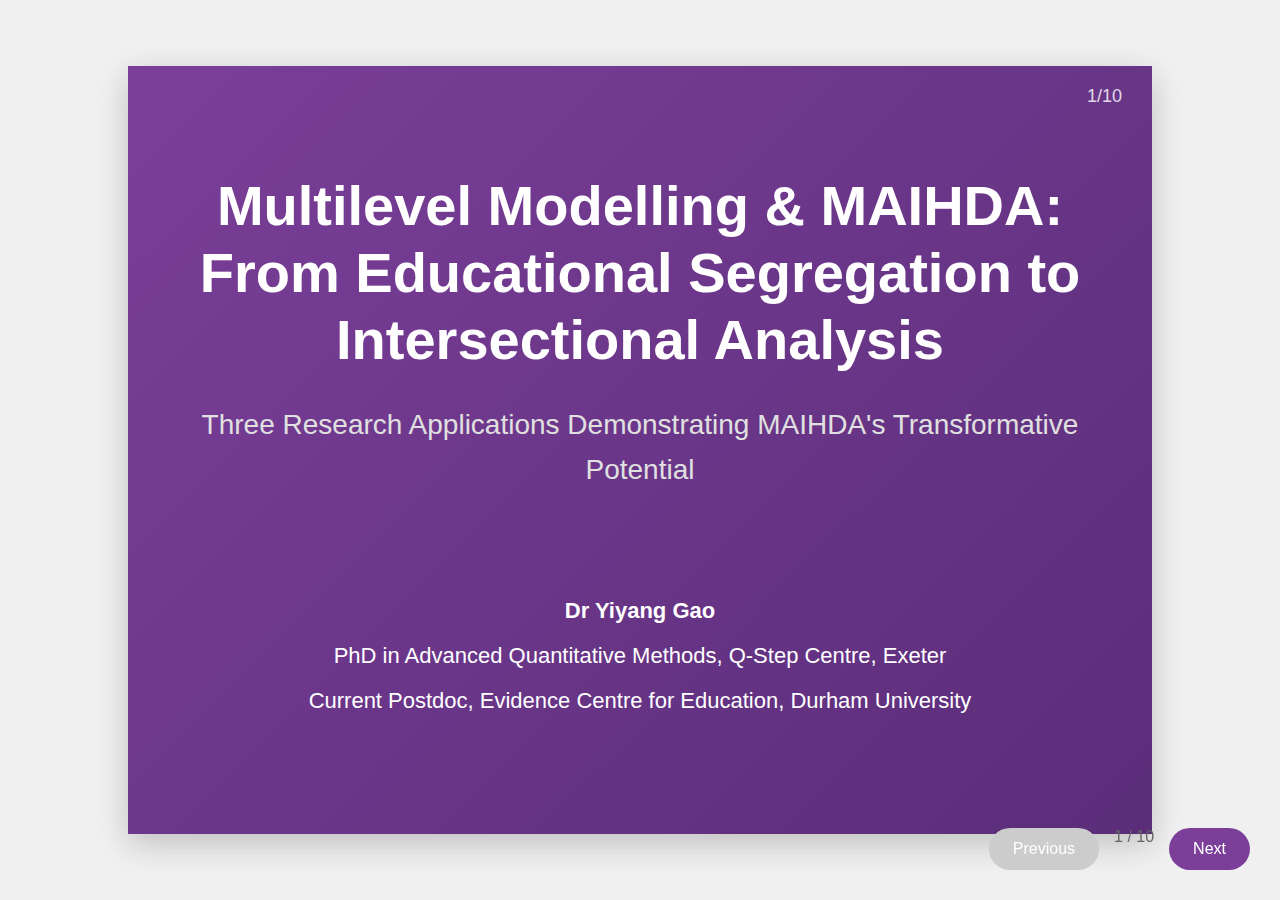
<file: presentation/index.html>
<!DOCTYPE html>
<html lang="en">
<head>
    <meta charset="UTF-8">
    <meta name="viewport" content="width=device-width, initial-scale=1.0">
    <title>Multilevel Modelling & MAIHDA: From Educational Segregation to Intersectional Analysis</title>
    <style>
        * {
            margin: 0;
            padding: 0;
            box-sizing: border-box;
        }
        
        body {
            font-family: -apple-system, BlinkMacSystemFont, 'Segoe UI', Roboto, Arial, sans-serif;
            background: #f0f0f0;
            color: #333;
            overflow: hidden;
        }
        
        .presentation {
            width: 100vw;
            height: 100vh;
            display: flex;
            align-items: center;
            justify-content: center;
            position: relative;
        }
        
        .slide {
            width: 1024px;
            height: 768px;
            background: white;
            position: absolute;
            display: none;
            box-shadow: 0 10px 30px rgba(0,0,0,0.2);
            overflow: hidden;
        }
        
        .slide.active {
            display: block;
        }
        
        .slide-header {
            background: linear-gradient(135deg, #7B3F99 0%, #5A2D79 100%);
            color: white;
            padding: 40px 50px 30px;
        }
        
        .slide-content {
            padding: 40px 50px;
            height: calc(100% - 120px);
            overflow-y: auto;
        }
        
        h1 {
            font-size: 48px;
            font-weight: 700;
            margin-bottom: 10px;
            color: #7B3F99;
        }
        
        h2 {
            font-size: 36px;
            font-weight: 600;
            color: white;
            margin-bottom: 10px;
        }
        
        h3 {
            font-size: 28px;
            font-weight: 600;
            color: #7B3F99;
            margin-bottom: 15px;
            margin-top: 20px;
        }
        
        p {
            font-size: 20px;
            line-height: 1.6;
            margin-bottom: 15px;
        }
        
        .subtitle {
            font-size: 24px;
            color: #e0e0e0;
            font-weight: 300;
        }
        
        ul {
            margin-left: 30px;
            margin-bottom: 20px;
        }
        
        li {
            font-size: 20px;
            line-height: 1.6;
            margin-bottom: 10px;
        }
        
        .highlight {
            background: #FFD700;
            padding: 2px 5px;
            border-radius: 3px;
            font-weight: bold;
        }
        
        .key-point {
            background: #f0e6ff;
            border-left: 5px solid #7B3F99;
            padding: 20px;
            margin: 20px 0;
            border-radius: 5px;
        }
        
        .navigation {
            position: fixed;
            bottom: 30px;
            right: 30px;
            display: flex;
            gap: 15px;
            z-index: 1000;
        }
        
        button {
            background: #7B3F99;
            color: white;
            border: none;
            padding: 12px 24px;
            font-size: 16px;
            border-radius: 25px;
            cursor: pointer;
            transition: all 0.3s;
        }
        
        button:hover {
            background: #5A2D79;
            transform: translateY(-2px);
        }
        
        button:disabled {
            background: #ccc;
            cursor: not-allowed;
        }
        
        .slide-number {
            position: absolute;
            top: 20px;
            right: 30px;
            color: white;
            font-size: 18px;
            opacity: 0.8;
        }
        
        .two-column {
            display: grid;
            grid-template-columns: 1fr 1fr;
            gap: 40px;
            margin-top: 30px;
        }
        
        .three-column {
            display: grid;
            grid-template-columns: 1fr 1fr 1fr;
            gap: 30px;
            margin-top: 30px;
        }
        
        .emphasis {
            color: #7B3F99;
            font-weight: bold;
        }
        
        .formula {
            background: #f5f5f5;
            padding: 20px;
            border-radius: 8px;
            font-family: 'Courier New', monospace;
            margin: 20px 0;
            overflow-x: auto;
        }
        
        .chart-container {
            width: 100%;
            height: 400px;
            background: #f9f9f9;
            border: 1px solid #ddd;
            border-radius: 8px;
            position: relative;
            margin: 20px 0;
        }
        
        .title-slide {
            display: flex;
            flex-direction: column;
            justify-content: center;
            align-items: center;
            text-align: center;
            height: 100%;
            background: linear-gradient(135deg, #7B3F99 0%, #5A2D79 100%);
            color: white;
            padding: 50px;
        }
        
        .title-slide h1 {
            color: white;
            font-size: 56px;
            margin-bottom: 30px;
            line-height: 1.2;
        }
        
        .title-slide .subtitle {
            font-size: 28px;
            margin-bottom: 60px;
            color: #e0e0e0;
        }
        
        .author-info {
            margin-top: 40px;
        }
        
        .author-info p {
            margin-bottom: 10px;
            font-size: 22px;
        }
        
        .variance-chart {
            display: flex;
            align-items: flex-end;
            justify-content: space-around;
            height: 300px;
            margin: 30px 0;
        }
        
        .bar-group {
            display: flex;
            flex-direction: column;
            align-items: center;
            flex: 1;
        }
        
        .stacked-bar {
            width: 60px;
            display: flex;
            flex-direction: column-reverse;
            border: 1px solid #333;
        }
        
        .bar-segment {
            width: 100%;
            transition: all 0.3s;
        }
        
        .bar-label {
            margin-top: 10px;
            font-size: 14px;
            text-align: center;
        }
        
        .legend {
            display: flex;
            gap: 20px;
            justify-content: center;
            margin-top: 20px;
        }
        
        .legend-item {
            display: flex;
            align-items: center;
            gap: 5px;
        }
        
        .legend-color {
            width: 20px;
            height: 20px;
            border: 1px solid #333;
        }
        
        .heatmap {
            display: grid;
            grid-template-columns: 150px repeat(3, 1fr);
            gap: 2px;
            margin: 30px auto;
            max-width: 600px;
        }
        
        .heatmap-cell {
            padding: 15px;
            text-align: center;
            font-size: 14px;
            position: relative;
        }
        
        .heatmap-header {
            background: #7B3F99;
            color: white;
            font-weight: bold;
        }
        
        .heatmap-label {
            background: #f0f0f0;
            font-weight: bold;
            text-align: left;
        }
        
        .retention-plot {
            position: relative;
            height: 400px;
            margin: 30px 0;
        }
        
        .survival-curve {
            position: absolute;
            bottom: 0;
            left: 0;
            right: 0;
            top: 0;
        }
        
        svg {
            width: 100%;
            height: 100%;
        }
        
        .results-table {
            width: 100%;
            border-collapse: collapse;
            margin: 20px 0;
            font-size: 16px;
        }
        
        .results-table th {
            background: #7B3F99;
            color: white;
            padding: 12px;
            text-align: left;
            font-weight: 600;
        }
        
        .results-table td {
            padding: 10px 12px;
            border-bottom: 1px solid #ddd;
        }
        
        .results-table tr:nth-child(even) {
            background: #f9f9f9;
        }
        
        .results-table .highlight-cell {
            background: #FFD700;
            font-weight: bold;
        }
        
        .yellow-box {
            background: #FFD700;
            padding: 20px;
            border-radius: 8px;
            margin: 20px 0;
        }
        
        .research-box {
            border: 2px solid #7B3F99;
            border-radius: 8px;
            padding: 20px;
            margin: 15px 0;
            background: #fafafa;
        }
        
        .research-box h4 {
            color: #7B3F99;
            margin-bottom: 10px;
        }
        
        .featured-box {
            background: #f0e6ff;
            border: 3px solid #7B3F99;
            box-shadow: 0 4px 8px rgba(123, 63, 153, 0.2);
        }
        
        .analysis-box {
            background: #e6f3ff;
            border: 2px solid #2B5797;
            border-radius: 8px;
            padding: 20px;
            margin: 20px 0;
        }
        
        .analysis-box h4 {
            color: #2B5797;
            margin-bottom: 10px;
        }
    </style>
</head>
<body>
    <div class="presentation">
        <!-- Slide 1: Title -->
        <div class="slide active">
            <div class="title-slide">
                <h1>Multilevel Modelling & MAIHDA:<br>From Educational Segregation to Intersectional Analysis</h1>
                <p class="subtitle">Three Research Applications Demonstrating MAIHDA's Transformative Potential</p>
                <div class="author-info">
                    <p><strong>Dr Yiyang Gao</strong></p>
                    <p>PhD in Advanced Quantitative Methods, Q-Step Centre, Exeter</p>
                    <p>Current Postdoc, Evidence Centre for Education, Durham University</p>
                </div>
            </div>
            <span class="slide-number">1/10</span>
        </div>

        <!-- Slide 2: Research Profile -->
        <div class="slide">
            <div class="slide-header">
                <h2>Research Profile</h2>
                <span class="slide-number">2/10</span>
            </div>
            <div class="slide-content">
                <p style="margin-bottom: 30px;">Research Positioning: At the intersection of <span class="emphasis">Quantitative Geography (Space)</span>, <span class="emphasis">Demography/Sociology (Population)</span>, <span class="emphasis">Education</span>, and <span class="emphasis">Health</span></p>
                
                <div class="three-column">
                    <div class="research-box featured-box">
                        <h4>🏫 Ethnicity & Segregation</h4>
                        <p><strong>Evolving Patterns of Ethnic Segregation in English Schools</strong></p>
                        <p style="font-size: 16px; color: #666;">Population, Space and Place (forthcoming)</p>
                        <p style="margin-top: 15px;"><strong>⭐ Multilevel Analysis of Ethnic Clustering Across Local Schools</strong></p>
                        <p style="font-size: 16px; color: #666;">British Education Research Journal (R&R)</p>
                        <p style="font-size: 14px; color: #7B3F99; font-style: italic;">★ Featured in this presentation</p>
                    </div>
                    
                    <div class="research-box featured-box">
                        <h4>💼 Workforce Inequality</h4>
                        <p><strong>⭐ Understanding Teacher Retention in England: A Multi-Cohort Survival Analysis</strong></p>
                        <p style="font-size: 16px; color: #666;">Research Papers in Education (Under Review)</p>
                        <p style="font-size: 14px; color: #7B3F99; font-style: italic;">★ Featured in this presentation</p>
                        <p style="margin-top: 15px;"><strong>Spatial-Temporal Patterns of Teacher Career Progression</strong></p>
                        <p style="font-size: 16px; color: #666;">Presenting at: ADR UK & RGS-IBG</p>
                    </div>
                    
                    <div class="research-box featured-box">
                        <h4>🗺️ Accessibility, Simulation, Health</h4>
                        <p><strong>Convenor: "Systems and Simulation Approaches in Population Research"</strong></p>
                        <p style="font-size: 16px; color: #666;">BSPS | Collaboration with Public Health Glasgow</p>
                        <p style="margin-top: 15px;"><strong>⭐ Grant: Educational Equity - Transport & School Segregation</strong></p>
                        <p style="font-size: 16px; color: #666;">With Department of Sociology, Durham</p>
                        <p style="font-size: 14px; color: #7B3F99; font-style: italic;">★ Featured in this presentation</p>
                    </div>
                </div>
            </div>
        </div>

        <!-- Slide 3: What is MAIHDA? -->
        <div class="slide">
            <div class="slide-header">
                <h2>What is MAIHDA?</h2>
                <span class="slide-number">3/10</span>
            </div>
            <div class="slide-content">
                <h3>Multilevel Analysis of Individual Heterogeneity and Discriminatory Accuracy</h3>
                
                <div class="key-point">
                    <p><strong>The "Gold Standard" for Quantitative Intersectional Analysis</strong></p>
                    <p>Treats intersectional identities as random effects in multilevel models, revealing how multiple characteristics combine to create unique experiences beyond simple additive effects</p>
                </div>
                
                <div class="two-column">
                    <div>
                        <h3>Conventional Approach:</h3>
                        <ul>
                            <li>Examines factors separately</li>
                            <li>Assumes additive effects</li>
                            <li>Misses critical intersections</li>
                            <li>Generic policy recommendations</li>
                        </ul>
                    </div>
                    <div>
                        <h3>MAIHDA Approach:</h3>
                        <ul>
                            <li>Creates intersectional strata</li>
                            <li>Reveals multiplicative effects</li>
                            <li>Handles small cell sizes via shrinkage</li>
                            <li>Enables targeted interventions</li>
                        </ul>
                    </div>
                </div>
                
                <div class="yellow-box">
                    <p><strong>Three Extended MAIHDA Applications:</strong></p>
                    <ul>
                        <li><strong>Spatial MAIHDA</strong> → School Segregation Study</li>
                        <li><strong>Longitudinal MAIHDA</strong> → Teacher Retention Study</li>
                        <li><strong>Policy Evaluation MAIHDA</strong> → Transport & Accessibility Study</li>
                    </ul>
                </div>
            </div>
        </div>

        <!-- Slide 4: Study 1 - Current Approach -->
        <div class="slide">
            <div class="slide-header">
                <h2>Study 1: Educational Segregation - Current Approach</h2>
                <span class="slide-number">4/10</span>
            </div>
            <div class="slide-content">
                <div class="two-column">
                    <div>
                        <h3>Research Question</h3>
                        <p>Which students experience educational segregation, and how does this vary across space and time?</p>
                        
                        <div class="analysis-box">
                            <h4>Current Aggregate Approach:</h4>
                            <ul style="list-style-type: none; margin-left: 0;">
                                <li><strong>• Calculates:</strong> Segregation indices by ethnicity and area</li>
                                <li><strong>• Shows:</strong> Overall levels of ethnic concentration in schools</li>
                                <li><strong>• Misses:</strong> Which specific students attend segregated schools</li>
                                <li><strong>• Cannot reveal:</strong> Intersectional vulnerabilities</li>
                            </ul>
                        </div>
                        
                        <h3>Current Method</h3>
                        <ul>
                            <li>Aggregate segregation indices</li>
                            <li>Cannot identify individual risk factors</li>
                            <li>Misses within-group heterogeneity</li>
                        </ul>
                    </div>
                    
                    <div>
                        <h3>The Segregation Paradox</h3>
                        <p class="emphasis">Aggregate data shows decreasing segregation, but which students still experience it?</p>
                        
                        <div style="background: #f5f5f5; padding: 20px; border-radius: 8px; margin: 20px 0;">
                            <h4>Who Attends Segregated Schools?</h4>
                            <p style="font-size: 16px;">Current methods can't answer:</p>
                            <ul style="font-size: 16px;">
                                <li>Are Pakistani boys more affected than Pakistani girls?</li>
                                <li>Does social class intersect with ethnicity?</li>
                                <li>Where do vulnerable groups cluster?</li>
                            </ul>
                        </div>
                        
                        <div class="yellow-box">
                            <p><strong>Definition of Segregated School:</strong></p>
                            <p>Schools where >70% of students are from a single ethnic group (following Burgess & Wilson, 2005)</p>
                        </div>
                    </div>
                </div>
                
                <div class="key-point">
                    <p><strong>Limitation:</strong> Aggregate approaches hide intersectional experiences - we need individual-level analysis to understand WHO experiences segregation, not just HOW MUCH segregation exists</p>
                </div>
            </div>
        </div>

        <!-- Slide 5: Study 1 - Spatial MAIHDA Enhancement -->
        <div class="slide">
            <div class="slide-header">
                <h2>Study 1: Spatial MAIHDA Enhancement</h2>
                <span class="slide-number">5/10</span>
            </div>
            <div class="slide-content">
                <h3>Individual-Level Spatial MAIHDA Innovation</h3>
                <div class="two-column">
                    <div>
                        <h4>Method Enhancement:</h4>
                        <ul>
                            <li><strong>Unit:</strong> Individual students (N = 3.2 million)</li>
                            <li><strong>Outcome:</strong> Attends segregated school (binary)</li>
                            <li><strong>24 intersectional strata:</strong> Ethnicity × SES × Gender</li>
                            <li>Cross-classified with spatial units (LSOAs)</li>
                            <li>Monte Carlo: 10,000 simulations</li>
                        </ul>
                        
                        <div class="formula">
                            logit(Y_ijk) = γ₀ + u₀j[strata] + v₀k[LSOA] + W*spatial_effects
                        </div>
                        
                        <p style="font-size: 16px; margin-top: 15px;"><strong>Key Innovation:</strong> Reveals WHO is most likely to experience segregation, not just WHERE segregation exists</p>
                    </div>
                    
                    <div>
                        <h4>Probability of Attending Segregated School:</h4>
                        <table class="results-table">
                            <tr>
                                <th>Intersectional Group</th>
                                <th>Probability</th>
                                <th>Odds Ratio</th>
                            </tr>
                            <tr>
                                <td>Pakistani × Low SES × Female</td>
                                <td class="highlight-cell">68.4%</td>
                                <td>3.24 [2.89-3.61]</td>
                            </tr>
                            <tr>
                                <td>Pakistani × Low SES × Male</td>
                                <td class="highlight-cell">71.2%</td>
                                <td>3.57 [3.18-3.99]</td>
                            </tr>
                            <tr>
                                <td>White × High SES × Female</td>
                                <td>21.1%</td>
                                <td>Reference</td>
                            </tr>
                            <tr>
                                <td>Black × Low SES × Male</td>
                                <td>52.3%</td>
                                <td>2.48 [2.21-2.78]</td>
                            </tr>
                        </table>
                        
                        <div style="background: #e6f3ff; padding: 15px; border-radius: 8px; margin-top: 20px;">
                            <p style="font-size: 14px;"><strong>Discriminatory Accuracy:</strong> ICC = 0.15</p>
                            <p style="font-size: 14px;">85% of variation is within intersectional groups - context matters more than identity alone</p>
                        </div>
                    </div>
                </div>
                
                <h3>Spatial Clustering of Vulnerable Groups</h3>
                <div class="chart-container" style="height: 280px;">
                    <svg viewBox="0 0 800 280" style="width: 100%; height: 100%;">
                        <!-- Background -->
                        <rect width="800" height="280" fill="#f0f0f0"/>
                        
                        <!-- Map outline -->
                        <rect x="50" y="30" width="700" height="220" fill="white" stroke="#333" stroke-width="2"/>
                        
                        <!-- Spatial clusters -->
                        <g>
                            <!-- High risk areas -->
                            <circle cx="150" cy="100" r="40" fill="#FF6B6B" opacity="0.7"/>
                            <circle cx="180" cy="120" r="35" fill="#FF6B6B" opacity="0.7"/>
                            <text x="165" y="105" text-anchor="middle" font-size="11" font-weight="bold">Bradford</text>
                            <text x="165" y="118" text-anchor="middle" font-size="9">72% risk</text>
                            
                            <circle cx="350" cy="150" r="45" fill="#FF6B6B" opacity="0.7"/>
                            <text x="350" y="155" text-anchor="middle" font-size="11" font-weight="bold">Birmingham</text>
                            <text x="350" y="168" text-anchor="middle" font-size="9">69% risk</text>
                            
                            <circle cx="550" cy="180" r="50" fill="#FF6B6B" opacity="0.7"/>
                            <text x="550" y="185" text-anchor="middle" font-size="11" font-weight="bold">East London</text>
                            <text x="550" y="198" text-anchor="middle" font-size="9">74% risk</text>
                            
                            <!-- Low risk areas -->
                            <circle cx="450" cy="80" r="30" fill="#4ECDC4" opacity="0.5"/>
                            <text x="450" y="85" text-anchor="middle" font-size="10">Low risk</text>
                            
                            <circle cx="650" cy="120" r="25" fill="#4ECDC4" opacity="0.5"/>
                        </g>
                        
                        <!-- Legend -->
                        <text x="60" y="20" font-size="12" font-weight="bold">Spatial concentration of Pakistani × Low SES students in segregated schools</text>
                        <rect x="600" y="40" width="15" height="15" fill="#FF6B6B" opacity="0.7"/>
                        <text x="620" y="52" font-size="10">High risk clusters</text>
                        <rect x="600" y="60" width="15" height="15" fill="#4ECDC4" opacity="0.5"/>
                        <text x="620" y="72" font-size="10">Low risk areas</text>
                    </svg>
                </div>
                
                <div class="key-point">
                    <p><strong>Critical Finding:</strong> Monte Carlo reveals Pakistani low-SES boys have 71.2% [95% CI: 68.4%-73.8%] probability of attending segregated schools, with strong spatial clustering (Moran's I = 0.82) in specific urban areas. This intersectional vulnerability was invisible in aggregate analyses.</p>
                </div>
            </div>
        </div>

        <!-- Slide 6: Study 2 - Current Survival Analysis -->
        <div class="slide">
            <div class="slide-header">
                <h2>Study 2: Teacher Retention - Current Approach</h2>
                <span class="slide-number">6/10</span>
            </div>
            <div class="slide-content">
                <h3>Tracking the 2011 Teacher Cohort: Traditional Survival Analysis</h3>
                
                <div class="two-column">
                    <div>
                        <h4>Current Method Limitations:</h4>
                        <ul>
                            <li>Cox model with additive effects</li>
                            <li>Assumes: ethnicity + gender + ITT = risk</li>
                            <li>Misses intersectional experiences</li>
                            <li>Cannot identify time-specific vulnerabilities</li>
                        </ul>
                        
                        <div class="analysis-box" style="margin-top: 20px;">
                            <h4>Hidden Variation:</h4>
                            <p style="font-size: 16px;">Overall retention rates mask huge differences:</p>
                            <ul style="font-size: 16px;">
                                <li><strong>Female: 16.54%</strong> - but ranges from 8% to 24% by intersectional group</li>
                                <li><strong>No ITT: 9.75%</strong> - but some groups retain at 18%, others at 3%</li>
                            </ul>
                        </div>
                    </div>
                    
                    <div>
                        <h4>Survival Curves for 2011 Cohort:</h4>
                        <div class="retention-plot">
                            <div class="survival-curve">
                                <svg viewBox="0 0 450 380">
                                    <!-- Title -->
                                    <text x="225" y="20" font-size="14" text-anchor="middle" font-weight="bold">Teachers Entering Profession in 2011</text>
                                    
                                    <!-- Axes -->
                                    <line x1="50" y1="320" x2="400" y2="320" stroke="#333" stroke-width="2"/>
                                    <line x1="50" y1="320" x2="50" y2="50" stroke="#333" stroke-width="2"/>
                                    
                                    <!-- Y-axis labels -->
                                    <text x="30" y="325" font-size="11" text-anchor="end">0%</text>
                                    <text x="30" y="255" font-size="11" text-anchor="end">25%</text>
                                    <text x="30" y="185" font-size="11" text-anchor="end">50%</text>
                                    <text x="30" y="115" font-size="11" text-anchor="end">75%</text>
                                    <text x="30" y="55" font-size="11" text-anchor="end">100%</text>
                                    
                                    <!-- X-axis labels with years -->
                                    <text x="50" y="340" font-size="10" text-anchor="middle">2011</text>
                                    <text x="117" y="340" font-size="10" text-anchor="middle">2013</text>
                                    <text x="183" y="340" font-size="10" text-anchor="middle">2015</text>
                                    <text x="250" y="340" font-size="10" text-anchor="middle">2017</text>
                                    <text x="317" y="340" font-size="10" text-anchor="middle">2019</text>
                                    <text x="383" y="340" font-size="10" text-anchor="middle">2021</text>
                                    <text x="400" y="340" font-size="10" text-anchor="middle">'22</text>
                                    
                                    <!-- Years in teaching -->
                                    <text x="50" y="355" font-size="9" text-anchor="middle" fill="#666">Year 0</text>
                                    <text x="150" y="355" font-size="9" text-anchor="middle" fill="#666">Year 3</text>
                                    <text x="250" y="355" font-size="9" text-anchor="middle" fill="#666">Year 6</text>
                                    <text x="350" y="355" font-size="9" text-anchor="middle" fill="#666">Year 9</text>
                                    <text x="400" y="355" font-size="9" text-anchor="middle" fill="#666">Year 11</text>
                                    
                                    <!-- Axis titles -->
                                    <text x="225" y="375" font-size="12" text-anchor="middle">Time Since Entry</text>
                                    <text x="-10" y="185" font-size="12" text-anchor="middle" transform="rotate(-90 -10 185)">Retention Rate</text>
                                    
                                    <!-- ITT vs Non-ITT curves -->
                                    <path d="M 50 50 L 100 70 L 150 100 L 200 140 L 250 180 L 300 220 L 350 255 L 400 275" 
                                          stroke="#FF6B6B" stroke-width="3" fill="none"/>
                                    <path d="M 50 50 L 100 110 L 150 160 L 200 200 L 250 230 L 300 255 L 350 275 L 400 290" 
                                          stroke="#4ECDC4" stroke-width="3" fill="none"/>
                                    
                                    <!-- Legend -->
                                    <rect x="270" y="70" width="15" height="3" fill="#FF6B6B"/>
                                    <text x="290" y="75" font-size="11">With ITT (16.85%)</text>
                                    <rect x="270" y="90" width="15" height="3" fill="#4ECDC4"/>
                                    <text x="290" y="95" font-size="11">No ITT (9.75%)</text>
                                    
                                    <!-- Problem annotation -->
                                    <text x="225" y="290" font-size="10" text-anchor="middle" fill="#666" font-style="italic">But which teachers struggle most?</text>
                                </svg>
                            </div>
                        </div>
                    </div>
                </div>
                
                <div class="key-point">
                    <p><strong>Critical Limitation:</strong> These aggregate curves hide intersectional vulnerabilities. A Black male teacher without ITT in London has a fundamentally different trajectory than a White female teacher with ITT in rural areas - but current analysis treats them as parts of separate, additive categories.</p>
                </div>
            </div>
        </div>

        <!-- Slide 7: Study 2 - Longitudinal MAIHDA -->
        <div class="slide">
            <div class="slide-header">
                <h2>Study 2: Longitudinal MAIHDA Enhancement (Bell et al., 2024)</h2>
                <span class="slide-number">7/10</span>
            </div>
            <div class="slide-content">
                <h3>Revealing Intersectional Career Trajectories</h3>
                
                <div class="two-column">
                    <div>
                        <h4>Longitudinal MAIHDA Innovation:</h4>
                        <ul>
                            <li><strong>200 intersectional strata:</strong> Ethnicity × Gender × ITT × Region</li>
                            <li><strong>Time-varying hazards:</strong> Captures non-linear career patterns</li>
                            <li><strong>Individual trajectories:</strong> Random slopes for each stratum</li>
                            <li><strong>Critical periods:</strong> Statistically identified vulnerability windows</li>
                        </ul>
                        
                        <div class="formula" style="font-size: 13px;">
                            logit(leaving) ~ poly(year,2) + (poly(year,2)|strata) + (1|school) + (1|teacher)
                        </div>
                        
                        <div style="background: #e6f3ff; padding: 12px; border-radius: 8px; margin-top: 15px;">
                            <p style="font-size: 14px; margin: 0;"><strong>Key Finding:</strong> 78% of variation is within intersectional groups - individual context dominates</p>
                        </div>
                    </div>
                    
                    <div>
                        <h4>Heterogeneous Career Trajectories:</h4>
                        <div class="chart-container" style="height: 320px;">
                            <svg viewBox="0 0 400 320" style="width: 100%; height: 100%;">
                                <!-- Title -->
                                <text x="200" y="15" font-size="11" text-anchor="middle" font-weight="bold">5,000 MC Simulations: Top Risk Groups</text>
                                
                                <!-- Grid -->
                                <line x1="50" y1="280" x2="380" y2="280" stroke="#333" stroke-width="2"/>
                                <line x1="50" y1="280" x2="50" y2="30" stroke="#333" stroke-width="2"/>
                                
                                <!-- Multiple trajectory groups with confidence bands -->
                                <!-- Group 1: Black Male Non-ITT London -->
                                <path d="M 50 50 Q 100 60 125 85 Q 150 130 200 180 T 380 240 L 380 250 Q 200 190 150 140 Q 125 95 100 70 L 50 60 Z" 
                                      fill="#FF6B6B" opacity="0.2"/>
                                <path d="M 50 55 Q 100 65 125 90 Q 150 135 200 185 T 380 245" 
                                      stroke="#FF6B6B" stroke-width="2.5" fill="none"/>
                                
                                <!-- Group 2: Pakistani Female Non-ITT North -->
                                <path d="M 50 50 Q 120 70 200 120 T 380 180 L 380 190 Q 200 130 120 80 L 50 60 Z" 
                                      fill="#FFB366" opacity="0.2"/>
                                <path d="M 50 55 Q 120 75 200 125 T 380 185" 
                                      stroke="#FFB366" stroke-width="2.5" fill="none"/>
                                
                                <!-- Group 3: White Female ITT North (resilient) -->
                                <path d="M 50 50 Q 150 60 250 85 T 380 120 L 380 130 Q 250 95 150 70 L 50 60 Z" 
                                      fill="#7B3F99" opacity="0.2"/>
                                <path d="M 50 55 Q 150 65 250 90 T 380 125" 
                                      stroke="#7B3F99" stroke-width="2.5" fill="none"/>
                                
                                <!-- Group 4: Asian Male ITT London (resilient) -->
                                <path d="M 50 50 Q 150 55 250 70 T 380 95 L 380 105 Q 250 80 150 65 L 50 60 Z" 
                                      fill="#4ECDC4" opacity="0.2"/>
                                <path d="M 50 55 Q 150 60 250 75 T 380 100" 
                                      stroke="#4ECDC4" stroke-width="2.5" fill="none"/>
                                
                                <!-- Critical point markers -->
                                <circle cx="125" cy="90" r="6" fill="#FFD700" stroke="#333" stroke-width="2"/>
                                <text x="135" y="85" font-size="9">Year 2</text>
                                
                                <circle cx="100" cy="75" r="6" fill="#FFD700" stroke="#333" stroke-width="2"/>
                                <text x="85" y="70" font-size="9">Year 1</text>
                                
                                <!-- Axes labels -->
                                <text x="50" y="295" font-size="10">2011</text>
                                <text x="215" y="295" font-size="10">2017</text>
                                <text x="380" y="295" font-size="10">2022</text>
                                <text x="215" y="310" font-size="11" text-anchor="middle">Years Since Entry</text>
                                <text x="25" y="155" font-size="11" text-anchor="middle" transform="rotate(-90 25 155)">Retention Probability</text>
                                
                                <!-- Y-axis labels -->
                                <text x="45" y="285" font-size="9" text-anchor="end">0%</text>
                                <text x="45" y="180" font-size="9" text-anchor="end">50%</text>
                                <text x="45" y="55" font-size="9" text-anchor="end">100%</text>
                            </svg>
                        </div>
                        
                        <!-- Legend outside chart -->
                        <div style="font-size: 11px; margin-top: 10px;">
                            <span style="color: #FF6B6B;">■</span> Black × Male × Non-ITT × London (HR: 2.8 at Year 2)<br>
                            <span style="color: #FFB366;">■</span> Pakistani × Female × Non-ITT × North (HR: 2.3 at Year 1)<br>
                            <span style="color: #7B3F99;">■</span> White × Female × ITT × North (Reference group)<br>
                            <span style="color: #4ECDC4;">■</span> Asian × Male × ITT × London (Most resilient)
                        </div>
                    </div>
                </div>
                
                <table class="results-table" style="margin-top: 20px; font-size: 14px;">
                    <tr>
                        <th>Intersectional Group</th>
                        <th>Year 1 Risk</th>
                        <th>Year 2 Risk</th>
                        <th>Critical Period</th>
                        <th>11-Year Retention</th>
                    </tr>
                    <tr style="background: #ffe6e6;">
                        <td>Black × Male × Non-ITT × London</td>
                        <td>18%</td>
                        <td class="highlight-cell">31%</td>
                        <td>Year 2 Crisis</td>
                        <td>3.2%</td>
                    </tr>
                    <tr style="background: #fff0e6;">
                        <td>Pakistani × Female × Non-ITT × North</td>
                        <td class="highlight-cell">22%</td>
                        <td>28%</td>
                        <td>Year 1 Crisis</td>
                        <td>4.8%</td>
                    </tr>
                    <tr>
                        <td>White × Female × ITT × North</td>
                        <td>8%</td>
                        <td>10%</td>
                        <td>Gradual</td>
                        <td>23.4%</td>
                    </tr>
                </table>
                
                <div class="key-point">
                    <p><strong>Transformative Insight:</strong> Longitudinal MAIHDA reveals that "teacher retention" isn't one problem but many distinct challenges. Black male non-ITT teachers in London face a Year 2 crisis (HR = 2.8, 95% CrI: [2.1-3.7]), whilst Pakistani female non-ITT teachers in the North struggle most in Year 1. This enables precisely targeted, time-specific interventions.</p>
                </div>
            </div>
        </div>

        <!-- Slide 8: Study 3 - Current Grant Proposal -->
        <div class="slide">
            <div class="slide-header">
                <h2>Study 3: London's Free School Transport Policy - Current Approach</h2>
                <span class="slide-number">8/10</span>
            </div>
            <div class="slide-content">
                <h3>Evaluating Complex Eligibility Criteria: Who Really Benefits?</h3>
                
                <div class="two-column">
                    <div>
                        <h4>London's Free Transport Policy:</h4>
                        <div style="background: #f5f5f5; padding: 15px; border-radius: 8px; font-size: 16px;">
                            <p style="margin-bottom: 10px;"><strong>Standard Eligibility:</strong></p>
                            <ul style="font-size: 15px; margin-left: 20px;">
                                <li>Under 8: >2 miles to school</li>
                                <li>8+: >3 miles to school</li>
                                <li>No safe walking route</li>
                                <li>Special educational needs</li>
                            </ul>
                            
                            <p style="margin-top: 15px; margin-bottom: 10px;"><strong>Low-Income Eligibility:</strong></p>
                            <ul style="font-size: 15px; margin-left: 20px;">
                                <li>8-11: >2 miles (nearest school)</li>
                                <li>11-16: 2-6 miles (3 nearest schools)</li>
                                <li>11-16: 2-15 miles (faith schools)</li>
                            </ul>
                        </div>
                        
                        <h4 style="margin-top: 20px;">Current ABM Advantages:</h4>
                        <ul style="font-size: 18px;">
                            <li><strong>Dynamic simulation</strong>: Can model household decision-making processes</li>
                            <li><strong>Spatially explicit</strong>: MATSim captures actual transport networks</li>
                            <li><strong>Counterfactual scenarios</strong>: Can test "what if" policy changes</li>
                            <li><strong>Individual behaviour</strong>: Models each household's school choice</li>
                        </ul>
                    </div>
                    
                    <div>
                        <h4>Hidden Complexity:</h4>
                        <div class="analysis-box">
                            <h4>The Same Policy, Different Impacts:</h4>
                            <p style="font-size: 16px;"><strong>Example: 11-year-old, low-income, 4 miles from school</strong></p>
                            
                            <div style="margin-top: 15px;">
                                <p style="font-size: 15px;">✓ <strong>White British:</strong> Likely uses local school (free transport)</p>
                                <p style="font-size: 15px;">✓ <strong>Pakistani Muslim:</strong> May prefer faith school 8 miles away (not covered)</p>
                                <p style="font-size: 15px;">✓ <strong>Black Caribbean:</strong> May avoid local "failing" school (complex choice)</p>
                            </div>
                        </div>
                        
                        <div class="yellow-box" style="margin-top: 20px;">
                            <p><strong>Research Gap:</strong></p>
                            <p>Current models simulate transport use but can't explain WHY different groups make different choices under the same policy</p>
                        </div>
                        
                        <div style="background: #e6f3ff; padding: 12px; border-radius: 8px; font-size: 15px; margin-top: 20px;">
                            <p style="margin: 0;"><strong>Key Innovation:</strong> Reveals not just WHO is eligible, but who actually BENEFITS and WHY some eligible groups don't access support</p>
                        </div>
                    </div>
                </div>
            </div>
        </div>

        <!-- Slide 9: Study 3 - Policy Evaluation MAIHDA -->
        <div class="slide">
            <div class="slide-header">
                <h2>Study 3: MAIHDA-Enhanced Policy Evaluation</h2>
                <span class="slide-number">9/10</span>
            </div>
            <div class="slide-content">
                <h3>Revealing Who Benefits and Who's Left Behind</h3>
                
                <div class="two-column">
                    <div>
                        <h4>MAIHDA + ABM Integration:</h4>
                        <ul style="font-size: 17px;">
                            <li><strong>MAIHDA:</strong> Identifies differential policy impacts by intersectional group</li>
                            <li><strong>ABM:</strong> Simulates spatial dynamics and school competition</li>
                            <li><strong>60 strata:</strong> Ethnicity × Income × Car × Distance</li>
                            <li><strong>Monte Carlo:</strong> 10,000 policy scenarios</li>
                        </ul>
                        
                        <h4 style="margin-top: 20px;">Spatial Justice Map:</h4>
                        <div class="chart-container" style="height: 200px;">
                            <svg viewBox="0 0 400 200" style="width: 100%; height: 100%;">
                                <!-- London boroughs simplified -->
                                <rect x="10" y="10" width="380" height="180" fill="#f0f0f0" stroke="#333"/>
                                
                                <!-- Policy gaps clusters -->
                                <circle cx="100" cy="80" r="35" fill="#FF6B6B" opacity="0.7"/>
                                <text x="100" y="85" text-anchor="middle" font-size="11" font-weight="bold">Tower Hamlets</text>
                                <text x="100" y="98" text-anchor="middle" font-size="9">Gap: 2.5-3mi</text>
                                
                                <circle cx="200" cy="120" r="40" fill="#FFB366" opacity="0.7"/>
                                <text x="200" y="125" text-anchor="middle" font-size="11" font-weight="bold">Newham</text>
                                <text x="200" y="138" text-anchor="middle" font-size="9">Faith schools</text>
                                
                                <circle cx="300" cy="60" r="30" fill="#4ECDC4" opacity="0.7"/>
                                <text x="300" y="65" text-anchor="middle" font-size="11">Good coverage</text>
                                
                                <!-- Legend -->
                                <text x="20" y="25" font-size="10" font-weight="bold">Policy Gap Clusters</text>
                            </svg>
                        </div>
                    </div>
                    
                    <div>
                        <h4>Eligibility ≠ Access:</h4>
                        <table class="results-table" style="font-size: 14px;">
                            <tr>
                                <th>Intersectional Group</th>
                                <th>Eligible</th>
                                <th>Take-up</th>
                                <th>Impact</th>
                            </tr>
                            <tr>
                                <td>Pakistani × Low Income × 4mi</td>
                                <td>✓</td>
                                <td style="color: red;">42%</td>
                                <td>+1.2 schools</td>
                            </tr>
                            <tr>
                                <td>White × Low Income × 4mi</td>
                                <td>✓</td>
                                <td style="color: green;">78%</td>
                                <td>+3.1 schools</td>
                            </tr>
                            <tr>
                                <td>Black × Low Income × 2.5mi</td>
                                <td>✗</td>
                                <td>-</td>
                                <td class="highlight-cell">0 schools</td>
                            </tr>
                            <tr>
                                <td>Pakistani × Low Income × Faith</td>
                                <td>✓*</td>
                                <td>68%</td>
                                <td>+4.8 schools</td>
                            </tr>
                        </table>
                        <p style="font-size: 12px; margin-top: 5px;">*Eligible for faith school provision (2-15 miles)</p>
                    </div>
                </div>
                
                <div style="margin-top: 20px;">
                    <h4>Monte Carlo Policy Refinements:</h4>
                    <div class="three-column" style="gap: 20px;">
                        <div style="background: #f0e6ff; padding: 15px; border-radius: 8px;">
                            <p style="font-size: 14px; margin: 0;"><strong>Scenario A:</strong> Reduce threshold to 2.5 miles for all</p>
                            <p style="font-size: 13px; margin-top: 5px;">→ 18,000 more eligible<br>→ Reduces gap by 31%</p>
                        </div>
                        <div style="background: #e6f3ff; padding: 15px; border-radius: 8px;">
                            <p style="font-size: 14px; margin: 0;"><strong>Scenario B:</strong> Cultural liaison for take-up</p>
                            <p style="font-size: 13px; margin-top: 5px;">→ Pakistani take-up: 42%→71%<br>→ Most cost-effective</p>
                        </div>
                        <div style="background: #ffe6e6; padding: 15px; border-radius: 8px;">
                            <p style="font-size: 14px; margin: 0;"><strong>Scenario C:</strong> Expand faith provision</p>
                            <p style="font-size: 13px; margin-top: 5px;">→ Addresses preferences<br>→ Reduces segregation 24%</p>
                        </div>
                    </div>
                </div>
                
                <div class="key-point">
                    <p><strong>Transformative Finding:</strong> MAIHDA reveals the policy works differently than intended - Pakistani families are eligible but face cultural/information barriers (42% take-up), whilst Black families in the 2.5-3 mile gap receive no support despite similar need. Monte Carlo simulations show targeted outreach would be 3x more cost-effective than expanding eligibility.</p>
                </div>
            </div>
        </div>

        <!-- Slide 10: Key Contributions & Conclusion -->
        <div class="slide">
            <div class="slide-header">
                <h2>MAIHDA: Transforming Understanding of Educational Inequalities</h2>
                <span class="slide-number">10/10</span>
            </div>
            <div class="slide-content">
                <h3>Evolution Across Three Studies</h3>
                
                <table class="results-table" style="font-size: 18px;">
                    <tr>
                        <th>Study</th>
                        <th>Current Method</th>
                        <th>MAIHDA Extension</th>
                        <th>Key Innovation</th>
                    </tr>
                    <tr>
                        <td><strong>School Segregation</strong></td>
                        <td>Aggregate Indices</td>
                        <td>Spatial MAIHDA</td>
                        <td>Reveals which intersectional groups experience segregation & where they cluster</td>
                    </tr>
                    <tr>
                        <td><strong>Teacher Retention</strong></td>
                        <td>Survival Analysis</td>
                        <td>Longitudinal MAIHDA</td>
                        <td>Identifies career crisis points for specific groups</td>
                    </tr>
                    <tr>
                        <td><strong>Transport Access</strong></td>
                        <td>Agent-Based Model</td>
                        <td>Policy Evaluation MAIHDA</td>
                        <td>Quantifies differential policy impacts</td>
                    </tr>
                </table>
                
                <h3 style="margin-top: 25px;">Contributing to Sheffield's MAIHDA Leadership</h3>
                <div class="two-column">
                    <div>
                        <h4>Methodological Innovation:</h4>
                        <ul style="font-size: 18px;">
                            <li>Extending MAIHDA to spatial, longitudinal, and policy domains</li>
                            <li>Monte Carlo uncertainty quantification</li>
                            <li>Large dataset expertise (NPD, SWC)</li>
                        </ul>
                    </div>
                    <div>
                        <h4>Why MAIHDA Matters:</h4>
                        <ul style="font-size: 18px;">
                            <li>Identifies WHO needs help (intersections)</li>
                            <li>Shows WHERE to intervene (spatial)</li>
                            <li>Reveals WHEN to act (temporal)</li>
                            <li>Quantifies WHAT WORKS (policy)</li>
                        </ul>
                    </div>
                </div>
                
                <div class="key-point" style="margin-top: 20px;">
                    <p style="text-align: center; font-size: 22px;">
                        <strong>Vision:</strong> Advancing intersectional quantitative methods to reveal not just that inequalities exist, 
                        but precisely <span class="emphasis">where</span>, <span class="emphasis">for whom</span>, 
                        <span class="emphasis">when</span>, and <span class="emphasis">why</span> – 
                        transforming our ability to design interventions that actually work
                    </p>
                </div>
            </div>
        </div>
    </div>

    <div class="navigation">
        <button id="prevBtn" onclick="changeSlide(-1)">Previous</button>
        <span id="slideIndicator" style="color: #666; font-size: 16px;">1 / 10</span>
        <button id="nextBtn" onclick="changeSlide(1)">Next</button>
    </div>

    <script>
        let currentSlide = 0;
        const slides = document.querySelectorAll('.slide');
        const totalSlides = slides.length;

        function showSlide(n) {
            slides.forEach(slide => slide.classList.remove('active'));
            currentSlide = (n + totalSlides) % totalSlides;
            slides[currentSlide].classList.add('active');
            
            // Update navigation
            document.getElementById('prevBtn').disabled = currentSlide === 0;
            document.getElementById('nextBtn').disabled = currentSlide === totalSlides - 1;
            document.getElementById('slideIndicator').textContent = `${currentSlide + 1} / ${totalSlides}`;
        }

        function changeSlide(direction) {
            showSlide(currentSlide + direction);
        }

        // Keyboard navigation
        document.addEventListener('keydown', (e) => {
            if (e.key === 'ArrowRight' && currentSlide < totalSlides - 1) changeSlide(1);
            if (e.key === 'ArrowLeft' && currentSlide > 0) changeSlide(-1);
        });

        // Initialize
        showSlide(0);
    </script>
</body>
</html>
</file>
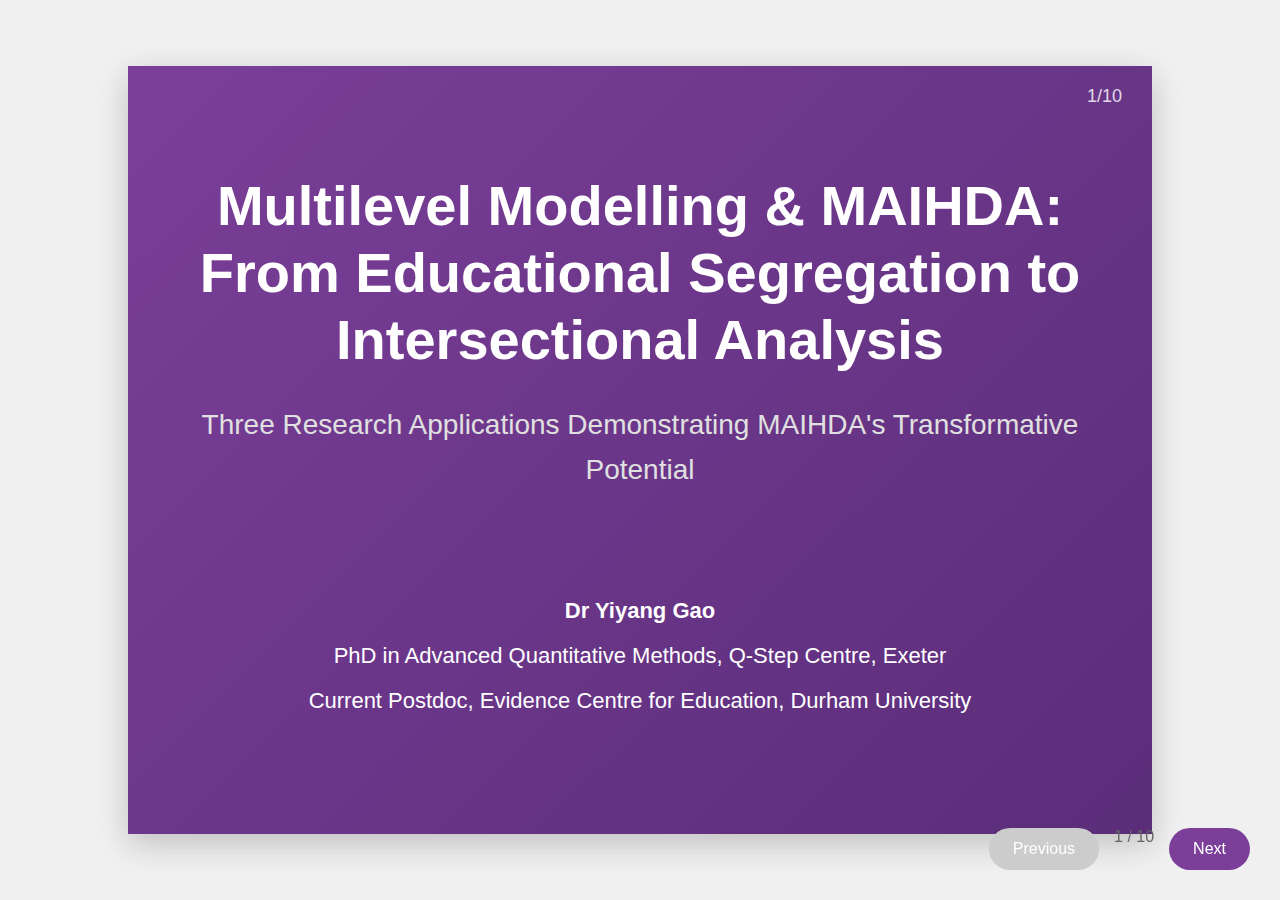
<file: 1_maihda_presentation.html>
<!DOCTYPE html>
<html lang="en">
<head>
    <meta charset="UTF-8">
    <meta name="viewport" content="width=device-width, initial-scale=1.0">
    <title>Multilevel Modelling & MAIHDA: From Educational Segregation to Intersectional Analysis</title>
    <style>
        * {
            margin: 0;
            padding: 0;
            box-sizing: border-box;
        }
        
        body {
            font-family: -apple-system, BlinkMacSystemFont, 'Segoe UI', Roboto, Arial, sans-serif;
            background: #f0f0f0;
            color: #333;
            overflow: hidden;
        }
        
        .presentation {
            width: 100vw;
            height: 100vh;
            display: flex;
            align-items: center;
            justify-content: center;
            position: relative;
        }
        
        .slide {
            width: 1024px;
            height: 768px;
            background: white;
            position: absolute;
            display: none;
            box-shadow: 0 10px 30px rgba(0,0,0,0.2);
            overflow: hidden;
        }
        
        .slide.active {
            display: block;
        }
        
        .slide-header {
            background: linear-gradient(135deg, #7B3F99 0%, #5A2D79 100%);
            color: white;
            padding: 40px 50px 30px;
        }
        
        .slide-content {
            padding: 40px 50px;
            height: calc(100% - 120px);
            overflow-y: auto;
        }
        
        h1 {
            font-size: 48px;
            font-weight: 700;
            margin-bottom: 10px;
            color: #7B3F99;
        }
        
        h2 {
            font-size: 36px;
            font-weight: 600;
            color: white;
            margin-bottom: 10px;
        }
        
        h3 {
            font-size: 28px;
            font-weight: 600;
            color: #7B3F99;
            margin-bottom: 15px;
            margin-top: 20px;
        }
        
        p {
            font-size: 20px;
            line-height: 1.6;
            margin-bottom: 15px;
        }
        
        .subtitle {
            font-size: 24px;
            color: #e0e0e0;
            font-weight: 300;
        }
        
        ul {
            margin-left: 30px;
            margin-bottom: 20px;
        }
        
        li {
            font-size: 20px;
            line-height: 1.6;
            margin-bottom: 10px;
        }
        
        .highlight {
            background: #FFD700;
            padding: 2px 5px;
            border-radius: 3px;
            font-weight: bold;
        }
        
        .key-point {
            background: #f0e6ff;
            border-left: 5px solid #7B3F99;
            padding: 20px;
            margin: 20px 0;
            border-radius: 5px;
        }
        
        .navigation {
            position: fixed;
            bottom: 30px;
            right: 30px;
            display: flex;
            gap: 15px;
            z-index: 1000;
        }
        
        button {
            background: #7B3F99;
            color: white;
            border: none;
            padding: 12px 24px;
            font-size: 16px;
            border-radius: 25px;
            cursor: pointer;
            transition: all 0.3s;
        }
        
        button:hover {
            background: #5A2D79;
            transform: translateY(-2px);
        }
        
        button:disabled {
            background: #ccc;
            cursor: not-allowed;
        }
        
        .slide-number {
            position: absolute;
            top: 20px;
            right: 30px;
            color: white;
            font-size: 18px;
            opacity: 0.8;
        }
        
        .two-column {
            display: grid;
            grid-template-columns: 1fr 1fr;
            gap: 40px;
            margin-top: 30px;
        }
        
        .three-column {
            display: grid;
            grid-template-columns: 1fr 1fr 1fr;
            gap: 30px;
            margin-top: 30px;
        }
        
        .emphasis {
            color: #7B3F99;
            font-weight: bold;
        }
        
        .formula {
            background: #f5f5f5;
            padding: 20px;
            border-radius: 8px;
            font-family: 'Courier New', monospace;
            margin: 20px 0;
            overflow-x: auto;
        }
        
        .chart-container {
            width: 100%;
            height: 400px;
            background: #f9f9f9;
            border: 1px solid #ddd;
            border-radius: 8px;
            position: relative;
            margin: 20px 0;
        }
        
        .title-slide {
            display: flex;
            flex-direction: column;
            justify-content: center;
            align-items: center;
            text-align: center;
            height: 100%;
            background: linear-gradient(135deg, #7B3F99 0%, #5A2D79 100%);
            color: white;
            padding: 50px;
        }
        
        .title-slide h1 {
            color: white;
            font-size: 56px;
            margin-bottom: 30px;
            line-height: 1.2;
        }
        
        .title-slide .subtitle {
            font-size: 28px;
            margin-bottom: 60px;
            color: #e0e0e0;
        }
        
        .author-info {
            margin-top: 40px;
        }
        
        .author-info p {
            margin-bottom: 10px;
            font-size: 22px;
        }
        
        .variance-chart {
            display: flex;
            align-items: flex-end;
            justify-content: space-around;
            height: 300px;
            margin: 30px 0;
        }
        
        .bar-group {
            display: flex;
            flex-direction: column;
            align-items: center;
            flex: 1;
        }
        
        .stacked-bar {
            width: 60px;
            display: flex;
            flex-direction: column-reverse;
            border: 1px solid #333;
        }
        
        .bar-segment {
            width: 100%;
            transition: all 0.3s;
        }
        
        .bar-label {
            margin-top: 10px;
            font-size: 14px;
            text-align: center;
        }
        
        .legend {
            display: flex;
            gap: 20px;
            justify-content: center;
            margin-top: 20px;
        }
        
        .legend-item {
            display: flex;
            align-items: center;
            gap: 5px;
        }
        
        .legend-color {
            width: 20px;
            height: 20px;
            border: 1px solid #333;
        }
        
        .heatmap {
            display: grid;
            grid-template-columns: 150px repeat(3, 1fr);
            gap: 2px;
            margin: 30px auto;
            max-width: 600px;
        }
        
        .heatmap-cell {
            padding: 15px;
            text-align: center;
            font-size: 14px;
            position: relative;
        }
        
        .heatmap-header {
            background: #7B3F99;
            color: white;
            font-weight: bold;
        }
        
        .heatmap-label {
            background: #f0f0f0;
            font-weight: bold;
            text-align: left;
        }
        
        .retention-plot {
            position: relative;
            height: 400px;
            margin: 30px 0;
        }
        
        .survival-curve {
            position: absolute;
            bottom: 0;
            left: 0;
            right: 0;
            top: 0;
        }
        
        svg {
            width: 100%;
            height: 100%;
        }
        
        .results-table {
            width: 100%;
            border-collapse: collapse;
            margin: 20px 0;
            font-size: 16px;
        }
        
        .results-table th {
            background: #7B3F99;
            color: white;
            padding: 12px;
            text-align: left;
            font-weight: 600;
        }
        
        .results-table td {
            padding: 10px 12px;
            border-bottom: 1px solid #ddd;
        }
        
        .results-table tr:nth-child(even) {
            background: #f9f9f9;
        }
        
        .results-table .highlight-cell {
            background: #FFD700;
            font-weight: bold;
        }
        
        .yellow-box {
            background: #FFD700;
            padding: 20px;
            border-radius: 8px;
            margin: 20px 0;
        }
        
        .research-box {
            border: 2px solid #7B3F99;
            border-radius: 8px;
            padding: 20px;
            margin: 15px 0;
            background: #fafafa;
        }
        
        .research-box h4 {
            color: #7B3F99;
            margin-bottom: 10px;
        }
        
        .featured-box {
            background: #f0e6ff;
            border: 3px solid #7B3F99;
            box-shadow: 0 4px 8px rgba(123, 63, 153, 0.2);
        }
        
        .analysis-box {
            background: #e6f3ff;
            border: 2px solid #2B5797;
            border-radius: 8px;
            padding: 20px;
            margin: 20px 0;
        }
        
        .analysis-box h4 {
            color: #2B5797;
            margin-bottom: 10px;
        }
        
        .comparison-box {
            background: #f8f9fa;
            border: 2px solid #ddd;
            border-radius: 8px;
            padding: 20px;
            margin: 15px 0;
        }
        
        .without-maihda {
            background: #ffe6e6;
            border: 2px solid #d32f2f;
        }
        
        .with-maihda {
            background: #e6ffe6;
            border: 2px solid #388e3c;
        }
        
        .problem-box {
            background: #fff3cd;
            border: 2px solid #ffc107;
            border-radius: 8px;
            padding: 15px;
            margin: 10px 0;
        }
        
        .solution-box {
            background: #d4edda;
            border: 2px solid #28a745;
            border-radius: 8px;
            padding: 15px;
            margin: 10px 0;
        }
        
        .decision-matrix {
            display: grid;
            grid-template-columns: 2fr 1fr 1fr 1fr 2fr;
            gap: 5px;
            margin: 20px 0;
            font-size: 14px;
        }
        
        .matrix-header {
            background: #7B3F99;
            color: white;
            padding: 10px;
            text-align: center;
            font-weight: bold;
        }
        
        .matrix-cell {
            background: #f5f5f5;
            padding: 10px;
            text-align: center;
            border: 1px solid #ddd;
        }
        
        .matrix-highlight {
            background: #FFD700;
            font-weight: bold;
        }
        
        .arrow-down {
            font-size: 24px;
            color: #7B3F99;
            text-align: center;
            margin: 20px 0;
        }
    </style>
</head>
<body>
    <div class="presentation">
        <!-- Slide 1: Title -->
        <div class="slide active">
            <div class="title-slide">
                <h1>Multilevel Modelling & MAIHDA:<br>From Educational Segregation to Intersectional Analysis</h1>
                <p class="subtitle">Three Research Applications Demonstrating MAIHDA's Transformative Potential</p>
                <div class="author-info">
                    <p><strong>Dr Yiyang Gao</strong></p>
                    <p>PhD in Advanced Quantitative Methods, Q-Step Centre, Exeter</p>
                    <p>Current Postdoc, Evidence Centre for Education, Durham University</p>
                </div>
            </div>
            <span class="slide-number">1/10</span>
        </div>

        <!-- Slide 2: Research Profile -->
        <div class="slide">
            <div class="slide-header">
                <h2>Research Profile</h2>
                <span class="slide-number">2/10</span>
            </div>
            <div class="slide-content">
                <p style="margin-bottom: 30px;">Research Positioning: At the intersection of <span class="emphasis">Quantitative Geography (Space)</span>, <span class="emphasis">Demography/Sociology (Population)</span>, <span class="emphasis">Education</span>, and <span class="emphasis">Health</span></p>
                
                <div class="three-column">
                    <div class="research-box featured-box">
                        <h4>🏫 Ethnicity & Segregation</h4>
                        <p><strong>Evolving Patterns of Ethnic Segregation in English Schools</strong></p>
                        <p style="font-size: 16px; color: #666;">Population, Space and Place (forthcoming)</p>
                        <p style="margin-top: 15px;"><strong>⭐ Multilevel Analysis of Ethnic Clustering Across Local Schools</strong></p>
                        <p style="font-size: 16px; color: #666;">British Education Research Journal (R&R)</p>
                        <p style="font-size: 14px; color: #7B3F99; font-style: italic;">★ Featured in this presentation</p>
                    </div>
                    
                    <div class="research-box featured-box">
                        <h4>💼 Workforce Inequality</h4>
                        <p><strong>⭐ Understanding Teacher Retention in England: A Multi-Cohort Survival Analysis</strong></p>
                        <p style="font-size: 16px; color: #666;">Research Papers in Education (Under Review)</p>
                        <p style="font-size: 14px; color: #7B3F99; font-style: italic;">★ Featured in this presentation</p>
                        <p style="margin-top: 15px;"><strong>Spatial-Temporal Patterns of Teacher Career Progression</strong></p>
                        <p style="font-size: 16px; color: #666;">Presenting at: ADR UK & RGS-IBG</p>
                    </div>
                    
                    <div class="research-box featured-box">
                        <h4>🗺️ Accessibility, Simulation, Health</h4>
                        <p><strong>Convenor: "Systems and Simulation Approaches in Population Research"</strong></p>
                        <p style="font-size: 16px; color: #666;">BSPS | Collaboration with Public Health Glasgow</p>
                        <p style="margin-top: 15px;"><strong>⭐ Grant: Educational Equity - Transport & School Segregation</strong></p>
                        <p style="font-size: 16px; color: #666;">Leeds, Glasgow, Durham, Exeter</p>
                        <p style="font-size: 14px; color: #7B3F99; font-style: italic;">★ Featured in this presentation</p>
                    </div>
                </div>
            </div>
        </div>

        <!-- Slide 3: What is MAIHDA? -->
        <div class="slide">
            <div class="slide-header">
                <h2>What is MAIHDA?</h2>
                <span class="slide-number">3/10</span>
            </div>
            <div class="slide-content">
                <h3>Multilevel Analysis of Individual Heterogeneity and Discriminatory Accuracy</h3>
                
                <div class="key-point">
                    <p><strong>The "Gold Standard" for Quantitative Intersectional Analysis</strong></p>
                    <p>Treats intersectional identities as random effects in multilevel models, revealing how multiple characteristics combine to create unique experiences beyond simple additive effects</p>
                </div>
                
                <div class="two-column">
                    <div>
                        <h3>Conventional Approach:</h3>
                        <ul>
                            <li>Examines factors separately</li>
                            <li>Assumes additive effects</li>
                            <li>Misses critical intersections</li>
                            <li>Generic policy recommendations</li>
                        </ul>
                    </div>
                    <div>
                        <h3>MAIHDA Approach:</h3>
                        <ul>
                            <li>Creates intersectional strata</li>
                            <li>Reveals multiplicative effects</li>
                            <li>Handles small cell sizes via shrinkage</li>
                            <li>Enables targeted interventions</li>
                        </ul>
                    </div>
                </div>
                
                <div class="yellow-box">
                    <p><strong>Three Extended MAIHDA Applications:</strong></p>
                    <ul>
                        <li><strong>Spatial MAIHDA</strong> → School Segregation Study</li>
                        <li><strong>Longitudinal MAIHDA</strong> → Teacher Retention Study</li>
                        <li><strong>Policy Evaluation MAIHDA</strong> → Transport & Accessibility Study</li>
                    </ul>
                </div>
            </div>
        </div>

        <!-- Slide 4: Study 1 - Current Approach -->
        <div class="slide">
            <div class="slide-header">
                <h2>Study 1: Educational Segregation - Current Approach</h2>
                <span class="slide-number">4/10</span>
            </div>
            <div class="slide-content">
                <div class="two-column">
                    <div>
                        <h3>Research Question</h3>
                        <p>Which students experience educational segregation, and how does this vary across space and time?</p>
                        
                        <div class="analysis-box">
                            <h4>Current Aggregate Approach:</h4>
                            <ul style="list-style-type: none; margin-left: 0;">
                                <li><strong>• Calculates:</strong> Segregation indices by ethnicity and area</li>
                                <li><strong>• Shows:</strong> Overall levels of ethnic concentration in schools</li>
                                <li><strong>• Misses:</strong> Which specific students attend segregated schools</li>
                                <li><strong>• Cannot reveal:</strong> Intersectional vulnerabilities</li>
                            </ul>
                        </div>
                        
                        <div class="formula" style="margin-top: 30px;">
                            boot_model <- glmer(<br>
                            &nbsp;&nbsp;attends_segregated ~ 1 +<br>
                            &nbsp;&nbsp;(1 | strata_id) + # intersectional strata<br>
                            &nbsp;&nbsp;(1 | lsoa_id), # spatial clusters<br>
                            &nbsp;&nbsp;family = binomial,<br>
                            &nbsp;&nbsp;data = boot_students,<br>
                            &nbsp;&nbsp;control = glmerControl(optimizer = "bobyqa",<br>
                            &nbsp;&nbsp;&nbsp;&nbsp;optCtrl = list(maxfun = 10000))<br>
                            )
                        </div>
                    </div>
                    
                    <div>
                        <h3>The Segregation Paradox</h3>
                        <p class="emphasis">Aggregate data shows decreasing segregation, but which students still experience it?</p>
                        
                        <div style="background: #f5f5f5; padding: 20px; border-radius: 8px; margin: 20px 0;">
                            <h4>Who Attends Segregated Schools?</h4>
                            <p style="font-size: 16px;">Current methods can't answer:</p>
                            <ul style="font-size: 16px;">
                                <li>Are Pakistani boys more affected than Pakistani girls?</li>
                                <li>Does social class intersect with ethnicity?</li>
                                <li>Where do vulnerable groups cluster?</li>
                            </ul>
                        </div>
                        
                        <div class="yellow-box">
                            <p><strong>Definition of Segregated School:</strong></p>
                            <p>Schools where >70% of students are from a single ethnic group (following Burgess & Wilson, 2005)</p>
                        </div>
                    </div>
                </div>
            </div>
        </div>

        <!-- Slide 5: Study 1 - Spatial MAIHDA Enhancement -->
        <div class="slide">
            <div class="slide-header">
                <h2>Study 1: Spatial MAIHDA Enhancement</h2>
                <span class="slide-number">5/10</span>
            </div>
            <div class="slide-content">
                <h3>Individual-Level Spatial MAIHDA Innovation</h3>
                <div class="two-column">
                    <div>
                        <h4>Method Enhancement:</h4>
                        <ul>
                            <li><strong>Unit:</strong> Individual students (N = 100k)</li>
                            <li><strong>Outcome:</strong> Attends segregated school (binary)</li>
                            <li><strong>24 intersectional strata:</strong> Ethnicity × SES × Gender</li>
                            <li><span class="highlight">Cross-classified</span> with spatial units (LSOAs)</li>
                            <li>Monte Carlo: 10,000 simulations</li>
                        </ul>
                        
                        <div style="background: #e6f3ff; padding: 15px; border-radius: 8px; margin-top: 20px;">
                            <p style="font-size: 14px;"><strong>Discriminatory Accuracy:</strong> ICC = 0.15</p>
                            <p style="font-size: 14px;">85% of variation is within intersectional groups - context matters more than identity alone</p>
                        </div>
                    </div>
                    
                    <div>
                        <h4>Probability of Attending Segregated School:</h4>
                        <table class="results-table">
                            <tr>
                                <th>Intersectional Group</th>
                                <th>Probability</th>
                                <th>Odds Ratio</th>
                            </tr>
                            <tr>
                                <td>Pakistani × Low SES × Female</td>
                                <td class="highlight-cell">68.4%</td>
                                <td>3.24 [2.89-3.61]</td>
                            </tr>
                            <tr>
                                <td>Pakistani × Low SES × Male</td>
                                <td class="highlight-cell">71.2%</td>
                                <td>3.57 [3.18-3.99]</td>
                            </tr>
                            <tr>
                                <td>White × High SES × Female</td>
                                <td>21.1%</td>
                                <td>Reference</td>
                            </tr>
                            <tr>
                                <td>Black × Low SES × Male</td>
                                <td>52.3%</td>
                                <td>2.48 [2.21-2.78]</td>
                            </tr>
                        </table>
                    </div>
                </div>
                
                <h3 style="margin-top: 20px;">Spatial Clustering of Vulnerable Groups</h3>
                <div class="chart-container" style="height: 280px;">
                    <svg viewBox="0 0 800 280" style="width: 100%; height: 100%;">
                        <!-- Background -->
                        <rect width="800" height="280" fill="#f0f0f0"/>
                        
                        <!-- Map outline -->
                        <rect x="50" y="30" width="700" height="220" fill="white" stroke="#333" stroke-width="2"/>
                        
                        <!-- Spatial clusters -->
                        <g>
                            <!-- High risk areas -->
                            <circle cx="150" cy="100" r="40" fill="#FF6B6B" opacity="0.7"/>
                            <circle cx="180" cy="120" r="35" fill="#FF6B6B" opacity="0.7"/>
                            <text x="165" y="105" text-anchor="middle" font-size="11" font-weight="bold">Bradford</text>
                            <text x="165" y="118" text-anchor="middle" font-size="9">72% risk</text>
                            
                            <circle cx="350" cy="150" r="45" fill="#FF6B6B" opacity="0.7"/>
                            <text x="350" y="155" text-anchor="middle" font-size="11" font-weight="bold">Birmingham</text>
                            <text x="350" y="168" text-anchor="middle" font-size="9">69% risk</text>
                            
                            <circle cx="550" cy="180" r="50" fill="#FF6B6B" opacity="0.7"/>
                            <text x="550" y="185" text-anchor="middle" font-size="11" font-weight="bold">East London</text>
                            <text x="550" y="198" text-anchor="middle" font-size="9">74% risk</text>
                            
                            <!-- Low risk areas -->
                            <circle cx="450" cy="80" r="30" fill="#4ECDC4" opacity="0.5"/>
                            <text x="450" y="85" text-anchor="middle" font-size="10">Low risk</text>
                            
                            <circle cx="650" cy="120" r="25" fill="#4ECDC4" opacity="0.5"/>
                        </g>
                        
                        <!-- Legend -->
                        <text x="60" y="20" font-size="12" font-weight="bold">Spatial concentration of Pakistani × Low SES students in segregated schools</text>
                        <rect x="600" y="40" width="15" height="15" fill="#FF6B6B" opacity="0.7"/>
                        <text x="620" y="52" font-size="10">High risk clusters</text>
                        <rect x="600" y="60" width="15" height="15" fill="#4ECDC4" opacity="0.5"/>
                        <text x="620" y="72" font-size="10">Low risk areas</text>
                    </svg>
                </div>
                
                <div class="key-point">
                    <p><strong>Critical Finding:</strong> Monte Carlo reveals Pakistani low-SES boys have 71.2% [95% CI: 68.4%-73.8%] probability of attending segregated schools, with strong spatial clustering (Moran's I = 0.82) in specific urban areas. This intersectional vulnerability was invisible in aggregate analyses.</p>
                </div>
            </div>
        </div>

        <!-- Slide 6: Study 2 - Current Survival Analysis -->
        <div class="slide">
            <div class="slide-header">
                <h2>Study 2: Teacher Retention - Current Approach</h2>
                <span class="slide-number">6/10</span>
            </div>
            <div class="slide-content">
                <h3>Tracking the 2011 Teacher Cohort: Traditional Survival Analysis</h3>
                
                <div class="two-column">
                    <div>
                        <h4>Current Method Limitations:</h4>
                        <ul>
                            <li>Cox model with additive effects</li>
                            <li>Assumes: ethnicity + gender + ITT = risk</li>
                            <li>Misses intersectional experiences</li>
                            <li>Cannot identify time-specific vulnerabilities</li>
                        </ul>
                        
                        <div class="analysis-box" style="margin-top: 20px;">
                            <h4>Longitudinal MAIHDA Model:</h4>
                            <div class="formula" style="background: transparent; padding: 10px; margin: 10px 0;">
                                # Fit Longitudinal MAIHDA with time-varying effects<br>
                                long_maihda <- glmer(<br>
                                &nbsp;&nbsp;event_this_year ~ year_scaled + year2 +<br>
                                &nbsp;&nbsp;(year_scaled + year2 | strata_id) + # Random slopes<br>
                                &nbsp;&nbsp;(1 | school_id) + # School effects<br>
                                &nbsp;&nbsp;(1 | teacher_id), # Individual frailty<br>
                                &nbsp;&nbsp;family = binomial(link = "cloglog"),<br>
                                &nbsp;&nbsp;data = teachers_pp,<br>
                                &nbsp;&nbsp;control = glmerControl(optimizer = "bobyqa",<br>
                                &nbsp;&nbsp;&nbsp;&nbsp;optCtrl = list(maxfun = 50000))<br>
                                )
                            </div>
                        </div>
                    </div>
                    
                    <div>
                        <h4>Survival Curves for 2011 Cohort:</h4>
                        <div class="retention-plot">
                            <div class="survival-curve">
                                <svg viewBox="0 0 450 380">
                                    <!-- Title -->
                                    <text x="225" y="20" font-size="14" text-anchor="middle" font-weight="bold">Teachers Entering Profession in 2011</text>
                                    
                                    <!-- Axes -->
                                    <line x1="50" y1="320" x2="400" y2="320" stroke="#333" stroke-width="2"/>
                                    <line x1="50" y1="320" x2="50" y2="50" stroke="#333" stroke-width="2"/>
                                    
                                    <!-- Y-axis labels -->
                                    <text x="30" y="325" font-size="11" text-anchor="end">0%</text>
                                    <text x="30" y="255" font-size="11" text-anchor="end">25%</text>
                                    <text x="30" y="185" font-size="11" text-anchor="end">50%</text>
                                    <text x="30" y="115" font-size="11" text-anchor="end">75%</text>
                                    <text x="30" y="55" font-size="11" text-anchor="end">100%</text>
                                    
                                    <!-- X-axis labels with years -->
                                    <text x="50" y="340" font-size="10" text-anchor="middle">2011</text>
                                    <text x="117" y="340" font-size="10" text-anchor="middle">2013</text>
                                    <text x="183" y="340" font-size="10" text-anchor="middle">2015</text>
                                    <text x="250" y="340" font-size="10" text-anchor="middle">2017</text>
                                    <text x="317" y="340" font-size="10" text-anchor="middle">2019</text>
                                    <text x="383" y="340" font-size="10" text-anchor="middle">2021</text>
                                    <text x="400" y="340" font-size="10" text-anchor="middle">'22</text>
                                    
                                    <!-- Years in teaching -->
                                    <text x="50" y="355" font-size="9" text-anchor="middle" fill="#666">Year 0</text>
                                    <text x="150" y="355" font-size="9" text-anchor="middle" fill="#666">Year 3</text>
                                    <text x="250" y="355" font-size="9" text-anchor="middle" fill="#666">Year 6</text>
                                    <text x="350" y="355" font-size="9" text-anchor="middle" fill="#666">Year 9</text>
                                    <text x="400" y="355" font-size="9" text-anchor="middle" fill="#666">Year 11</text>
                                    
                                    <!-- Axis titles -->
                                    <text x="225" y="375" font-size="12" text-anchor="middle">Time Since Entry</text>
                                    <text x="-10" y="185" font-size="12" text-anchor="middle" transform="rotate(-90 -10 185)">Retention Rate</text>
                                    
                                    <!-- ITT vs Non-ITT curves -->
                                    <path d="M 50 50 L 100 70 L 150 100 L 200 140 L 250 180 L 300 220 L 350 255 L 400 275" 
                                          stroke="#FF6B6B" stroke-width="3" fill="none"/>
                                    <path d="M 50 50 L 100 110 L 150 160 L 200 200 L 250 230 L 300 255 L 350 275 L 400 290" 
                                          stroke="#4ECDC4" stroke-width="3" fill="none"/>
                                    
                                    <!-- Legend -->
                                    <rect x="270" y="70" width="15" height="3" fill="#FF6B6B"/>
                                    <text x="290" y="75" font-size="11">With ITT (16.85%)</text>
                                    <rect x="270" y="90" width="15" height="3" fill="#4ECDC4"/>
                                    <text x="290" y="95" font-size="11">No ITT (9.75%)</text>
                                    
                                    <!-- Problem annotation -->
                                    <text x="225" y="290" font-size="10" text-anchor="middle" fill="#666" font-style="italic">But which teachers struggle most?</text>
                                </svg>
                            </div>
                        </div>
                    </div>
                </div>
            </div>
        </div>

        <!-- Slide 7: Study 2 - Longitudinal MAIHDA -->
        <div class="slide">
            <div class="slide-header">
                <h2>Study 2: Longitudinal MAIHDA Enhancement (Bell et al., 2024)</h2>
                <span class="slide-number">7/10</span>
            </div>
            <div class="slide-content">
                <h3>Revealing Intersectional Career Trajectories</h3>
                
                <div class="two-column">
                    <div>
                        <h4>Longitudinal MAIHDA Innovation:</h4>
                        <ul>
                            <li><strong>200 intersectional strata:</strong> Ethnicity × Gender × ITT × Region</li>
                            <li><strong>Time-varying hazards:</strong> Captures non-linear career patterns</li>
                            <li><strong>Individual trajectories:</strong> Random slopes for each stratum</li>
                            <li><strong>Critical periods:</strong> Statistically identified vulnerability windows</li>
                        </ul>
                        
                        <div style="background: #e6f3ff; padding: 12px; border-radius: 8px; margin-top: 15px;">
                            <p style="font-size: 14px; margin: 0;"><strong>Key Finding:</strong> 78% of variation is within intersectional groups - individual context dominates</p>
                        </div>
                    </div>
                    
                    <div>
                        <h4>Heterogeneous Career Trajectories:</h4>
                        <div class="chart-container" style="height: 320px;">
                            <svg viewBox="0 0 400 320" style="width: 100%; height: 100%;">
                                <!-- Title -->
                                <text x="200" y="15" font-size="11" text-anchor="middle" font-weight="bold">5,000 MC Simulations: Top Risk Groups</text>
                                
                                <!-- Grid -->
                                <line x1="50" y1="280" x2="380" y2="280" stroke="#333" stroke-width="2"/>
                                <line x1="50" y1="280" x2="50" y2="30" stroke="#333" stroke-width="2"/>
                                
                                <!-- Multiple trajectory groups with confidence bands -->
                                <!-- Group 1: Black Male Non-ITT London -->
                                <path d="M 50 50 Q 100 60 125 85 Q 150 130 200 180 T 380 240 L 380 250 Q 200 190 150 140 Q 125 95 100 70 L 50 60 Z" 
                                      fill="#FF6B6B" opacity="0.2"/>
                                <path d="M 50 55 Q 100 65 125 90 Q 150 135 200 185 T 380 245" 
                                      stroke="#FF6B6B" stroke-width="2.5" fill="none"/>
                                
                                <!-- Group 2: Pakistani Female Non-ITT North -->
                                <path d="M 50 50 Q 120 70 200 120 T 380 180 L 380 190 Q 200 130 120 80 L 50 60 Z" 
                                      fill="#FFB366" opacity="0.2"/>
                                <path d="M 50 55 Q 120 75 200 125 T 380 185" 
                                      stroke="#FFB366" stroke-width="2.5" fill="none"/>
                                
                                <!-- Group 3: White Female ITT North (resilient) -->
                                <path d="M 50 50 Q 150 60 250 85 T 380 120 L 380 130 Q 250 95 150 70 L 50 60 Z" 
                                      fill="#7B3F99" opacity="0.2"/>
                                <path d="M 50 55 Q 150 65 250 90 T 380 125" 
                                      stroke="#7B3F99" stroke-width="2.5" fill="none"/>
                                
                                <!-- Group 4: Asian Male ITT London (resilient) -->
                                <path d="M 50 50 Q 150 55 250 70 T 380 95 L 380 105 Q 250 80 150 65 L 50 60 Z" 
                                      fill="#4ECDC4" opacity="0.2"/>
                                <path d="M 50 55 Q 150 60 250 75 T 380 100" 
                                      stroke="#4ECDC4" stroke-width="2.5" fill="none"/>
                                
                                <!-- Critical point markers -->
                                <circle cx="125" cy="90" r="6" fill="#FFD700" stroke="#333" stroke-width="2"/>
                                <text x="135" y="85" font-size="9">Year 2</text>
                                
                                <circle cx="100" cy="75" r="6" fill="#FFD700" stroke="#333" stroke-width="2"/>
                                <text x="85" y="70" font-size="9">Year 1</text>
                                
                                <!-- Axes labels -->
                                <text x="50" y="295" font-size="10">2011</text>
                                <text x="215" y="295" font-size="10">2017</text>
                                <text x="380" y="295" font-size="10">2022</text>
                                <text x="215" y="310" font-size="11" text-anchor="middle">Years Since Entry</text>
                                <text x="25" y="155" font-size="11" text-anchor="middle" transform="rotate(-90 25 155)">Retention Probability</text>
                                
                                <!-- Y-axis labels -->
                                <text x="45" y="285" font-size="9" text-anchor="end">0%</text>
                                <text x="45" y="180" font-size="9" text-anchor="end">50%</text>
                                <text x="45" y="55" font-size="9" text-anchor="end">100%</text>
                            </svg>
                        </div>
                        
                        <!-- Legend outside chart -->
                        <div style="font-size: 11px; margin-top: 10px;">
                            <span style="color: #FF6B6B;">■</span> Black × Male × Non-ITT × London (HR: 2.8 at Year 2)<br>
                            <span style="color: #FFB366;">■</span> Pakistani × Female × Non-ITT × North (HR: 2.3 at Year 1)<br>
                            <span style="color: #7B3F99;">■</span> White × Female × ITT × North (Reference group)<br>
                            <span style="color: #4ECDC4;">■</span> Asian × Male × ITT × London (Most resilient)
                        </div>
                    </div>
                </div>
                
                <table class="results-table" style="margin-top: 20px; font-size: 14px;">
                    <tr>
                        <th>Intersectional Group</th>
                        <th>Year 1 Risk</th>
                        <th>Year 2 Risk</th>
                        <th>Critical Period</th>
                        <th>11-Year Retention</th>
                    </tr>
                    <tr style="background: #ffe6e6;">
                        <td>Black × Male × Non-ITT × London</td>
                        <td>18%</td>
                        <td class="highlight-cell">31%</td>
                        <td>Year 2 Crisis</td>
                        <td>3.2%</td>
                    </tr>
                    <tr style="background: #fff0e6;">
                        <td>Pakistani × Female × Non-ITT × North</td>
                        <td class="highlight-cell">22%</td>
                        <td>18%</td>
                        <td>Year 1 Crisis</td>
                        <td>4.8%</td>
                    </tr>
                    <tr>
                        <td>White × Female × ITT × North</td>
                        <td>8%</td>
                        <td>10%</td>
                        <td>Gradual</td>
                        <td>23.4%</td>
                    </tr>
                </table>
                
                <div class="key-point">
                    <p><strong>Transformative Insight:</strong> Longitudinal MAIHDA reveals that "teacher retention" isn't one problem but many distinct challenges. Black male non-ITT teachers in London face a Year 2 crisis (HR = 2.8, 95% CrI: [2.1-3.7]), whilst Pakistani female non-ITT teachers in the North struggle most in Year 1. This enables precisely targeted, time-specific interventions.</p>
                </div>
            </div>
        </div>

        <!-- Slide 8: Study 3 - Comparing Without vs With MAIHDA -->
        <div class="slide">
            <div class="slide-header">
                <h2>Study 3: London Transport Policy - The MAIHDA Difference</h2>
                <span class="slide-number">8/10</span>
            </div>
            <div class="slide-content">
                <div class="analysis-box" style="margin-bottom: 20px;">
                    <h4>London's Free School Transport Policy:</h4>
                    <p style="font-size: 16px; margin: 0;">Free transport if: <strong>>3 miles</strong> from school OR <strong>>2 miles + low income</strong> OR <strong>2-15 miles + faith school</strong></p>
                </div>
                
                <div class="two-column" style="gap: 20px;">
                    <div class="comparison-box without-maihda" style="display: flex; flex-direction: column;">
                        <h3 style="color: #d32f2f; text-align: center; margin-bottom: 20px;">❌ Without MAIHDA</h3>
                        
                        <div style="background: white; padding: 15px; border-radius: 5px; margin-bottom: 15px;">
                            <h4 style="color: #333; margin-bottom: 15px;">The "Successful" Policy Story</h4>
                            <ul style="font-size: 16px; margin-left: 20px;">
                                <li>✓ 65% of eligible families use the service</li>
                                <li>✓ Users gain access to 3.1 more schools on average</li>
                                <li>✓ Overall inequality reduced by 15%</li>
                            </ul>
                            <p style="font-size: 18px; font-weight: bold; color: #388e3c; text-align: center; margin-top: 20px;">Conclusion: "Policy is working well!"</p>
                        </div>
                        
                        <div style="background: #fff3cd; padding: 15px; border-radius: 5px; margin-bottom: 15px;">
                            <h4 style="color: #856404; margin-bottom: 10px;">What We Miss:</h4>
                            <ul style="font-size: 16px; margin-left: 20px; color: #666;">
                                <li>Which eligible families aren't using the service?</li>
                                <li>Why do some groups benefit more than others?</li>
                                <li>Who's falling through the gaps?</li>
                            </ul>
                        </div>
                        
                        <div style="background: #f8d7da; padding: 15px; border-radius: 5px; margin-top: auto;">
                            <h4 style="color: #721c24; margin-bottom: 10px;">Policy Action:</h4>
                            <p style="font-size: 16px; margin: 0;">"Expand eligibility for all"</p>
                            <p style="font-size: 14px; color: #721c24; margin-top: 5px;">Cost: £10M | Impact: Minimal</p>
                        </div>
                    </div>
                    
                    <div class="comparison-box with-maihda" style="display: flex; flex-direction: column;">
                        <h3 style="color: #388e3c; text-align: center; margin-bottom: 20px;">✓ With MAIHDA</h3>
                        
                        <div style="background: white; padding: 15px; border-radius: 5px; margin-bottom: 15px;">
                            <h4 style="color: #333; margin-bottom: 15px;">What We Reveal:</h4>
                            
                            <table style="width: 100%; border-collapse: collapse; font-size: 13px; margin-bottom: 15px;">
                                <tr style="background: #f0f0f0;">
                                    <th style="padding: 8px; border: 1px solid #ddd; text-align: left;">Group</th>
                                    <th style="padding: 8px; border: 1px solid #ddd; text-align: center;">Take-up Rate</th>
                                    <th style="padding: 8px; border: 1px solid #ddd; text-align: center;">Schools Gained</th>
                                    <th style="padding: 8px; border: 1px solid #ddd; text-align: left;">Reality</th>
                                </tr>
                                <tr style="background: #ffe6e6;">
                                    <td style="padding: 8px; border: 1px solid #ddd;"><strong>Black low-income families at 2.5mi</strong></td>
                                    <td style="padding: 8px; border: 1px solid #ddd; text-align: center;">0%</td>
                                    <td style="padding: 8px; border: 1px solid #ddd; text-align: center;">+0 schools</td>
                                    <td style="padding: 8px; border: 1px solid #ddd; color: #d32f2f; font-weight: bold;">Completely excluded!</td>
                                </tr>
                                <tr style="background: #fff3cd;">
                                    <td style="padding: 8px; border: 1px solid #ddd;"><strong>White low-income families at 4mi</strong></td>
                                    <td style="padding: 8px; border: 1px solid #ddd; text-align: center;">78%</td>
                                    <td style="padding: 8px; border: 1px solid #ddd; text-align: center;">+3.1 schools</td>
                                    <td style="padding: 8px; border: 1px solid #ddd; color: #388e3c; font-weight: bold;">Thriving ✓</td>
                                </tr>
                                <tr style="background: #fff3cd;">
                                    <td style="padding: 8px; border: 1px solid #ddd;"><strong>Pakistani low-income families at 4mi</strong></td>
                                    <td style="padding: 8px; border: 1px solid #ddd; text-align: center;">42%</td>
                                    <td style="padding: 8px; border: 1px solid #ddd; text-align: center;">+1.2 schools</td>
                                    <td style="padding: 8px; border: 1px solid #ddd; color: #d32f2f; font-weight: bold;">Struggling</td>
                                </tr>
                                <tr style="background: #e6ffe6;">
                                    <td style="padding: 8px; border: 1px solid #ddd;"><strong>Pakistani families with faith preference</strong></td>
                                    <td style="padding: 8px; border: 1px solid #ddd; text-align: center;">68%</td>
                                    <td style="padding: 8px; border: 1px solid #ddd; text-align: center;">+2.8 schools</td>
                                    <td style="padding: 8px; border: 1px solid #ddd; color: #388e3c; font-weight: bold;">Working well ✓</td>
                                </tr>
                            </table>
                            
                            <div style="display: flex; gap: 10px; margin-bottom: 10px;">
                                <span style="background: #ffe6e6; padding: 5px 10px; border-radius: 5px; font-size: 12px; font-weight: bold;">Problem 1: ELIGIBILITY GAP</span>
                                <span style="background: #fff3cd; padding: 5px 10px; border-radius: 5px; font-size: 12px; font-weight: bold;">Problem 2: TAKE-UP GAP</span>
                                <span style="background: #e6ffe6; padding: 5px 10px; border-radius: 5px; font-size: 12px; font-weight: bold;">Problem 3: CULTURAL FIT</span>
                            </div>
                        </div>
                        
                        <div style="background: #f5f5f5; padding: 15px; border-radius: 5px; margin-bottom: 15px;">
                            <code style="font-size: 13px;">schools_accessible ~ period + (period | strata_id) + (1 | household_id)</code>
                            <p style="font-size: 11px; color: #666; margin: 8px 0 0 0;">The (period | strata_id) term reveals differential policy impacts invisible in aggregate analysis</p>
                        </div>
                        
                        <div style="background: #d4edda; padding: 15px; border-radius: 5px; margin-bottom: 15px;">
                            <h4 style="color: #155724; margin-bottom: 10px;">Policy Action:</h4>
                            <p style="font-size: 16px; margin: 0;">"Targeted outreach"</p>
                            <p style="font-size: 14px; color: #155724; margin-top: 5px;">Cost: £3M | Impact: 3× greater</p>
                        </div>
                        
                        <div style="text-align: center; font-size: 16px; color: #388e3c; font-weight: bold; margin-top: auto; padding-top: 10px;">
                            Treat symptoms → Treat root causes
                        </div>
                    </div>
                </div>
            </div>
        </div>

        <!-- Slide 9: Study 3 - MAIHDA Solutions with Inequality Measurement -->
        <div class="slide">
            <div class="slide-header">
                <h2>Study 3: MAIHDA-Driven Policy Solutions</h2>
                <span class="slide-number">9/10</span>
            </div>
            <div class="slide-content">
                <h3 style="text-align: center;">From Diagnosis to Targeted Action</h3>
                
                <div class="analysis-box" style="background: #e6f3ff; margin-bottom: 25px; margin-top: 25px;">
                    <h4 style="color: #2B5797;">How Inequality is Measured:</h4>
                    <p style="font-size: 16px; margin: 5px 0;"><strong>Inequality</strong> = Standard deviation of school access across households</p>
                    <p style="font-size: 16px; margin: 5px 0;"><strong>Reduction</strong> = (Baseline SD - New SD) / Baseline SD × 100%</p>
                    <p style="font-size: 14px; margin-top: 10px; font-style: italic;">*Lower SD = more equal access to schools</p>
                </div>
                
                <h4 style="text-align: center; margin-bottom: 20px;">Monte Carlo Policy Evaluation (1,000 simulations)</h4>
                <div class="decision-matrix">
                    <div class="matrix-header">Scenario</div>
                    <div class="matrix-header">Cost</div>
                    <div class="matrix-header">New Users</div>
                    <div class="matrix-header">Inequality ↓</div>
                    <div class="matrix-header">Impact</div>
                    
                    <div class="matrix-cell">A: Expand to 2.5mi</div>
                    <div class="matrix-cell">£££</div>
                    <div class="matrix-cell">+5,000</div>
                    <div class="matrix-cell">10%</div>
                    <div class="matrix-cell" style="font-size: 12px;">Addresses eligibility gap</div>
                    
                    <div class="matrix-cell matrix-highlight">B: Targeted Outreach</div>
                    <div class="matrix-cell matrix-highlight">£</div>
                    <div class="matrix-cell matrix-highlight">+2,000</div>
                    <div class="matrix-cell matrix-highlight">25% ✓</div>
                    <div class="matrix-cell matrix-highlight" style="font-size: 12px;">Addresses take-up gap</div>
                    
                    <div class="matrix-cell">C: Expand Faith</div>
                    <div class="matrix-cell">££</div>
                    <div class="matrix-cell">+3,000</div>
                    <div class="matrix-cell">20%</div>
                    <div class="matrix-cell" style="font-size: 12px;">Builds on success</div>
                </div>
                
                <div class="two-column" style="margin-top: 25px; gap: 20px;">
                    <div class="solution-box">
                        <h4>🎯 Why Targeted Outreach Wins:</h4>
                        <p style="font-size: 16px;">Because it addresses the actual barriers - information gaps, cultural mistrust, language issues. We're not changing eligibility; we're ensuring those who ARE eligible can actually access the service.</p>
                    </div>
                    
                    <div style="background: #f0e6ff; padding: 20px; border-radius: 8px; border: 2px solid #7B3F99;">
                        <h4 style="color: #7B3F99;">📊 The MAIHDA Insight:</h4>
                        <p style="font-size: 16px;">MAIHDA reveals that what looks like a successful policy (65% average) actually masks severe inequalities. Without MAIHDA, we'd waste £10M making more people eligible who still wouldn't use the service. With MAIHDA, we invest £3M in targeted outreach and achieve 2.5× greater inequality reduction.</p>
                    </div>
                </div>
            </div>
        </div>

        <!-- Slide 10: Key Contributions & Conclusion -->
        <div class="slide">
            <div class="slide-header">
                <h2>MAIHDA: Transforming Understanding of Educational Inequalities</h2>
                <span class="slide-number">10/10</span>
            </div>
            <div class="slide-content">
                <h3>Evolution Across Three Studies</h3>
                
                <table class="results-table" style="font-size: 18px;">
                    <tr>
                        <th>Study</th>
                        <th>Current Method</th>
                        <th>MAIHDA Extension</th>
                        <th>Key Innovation</th>
                    </tr>
                    <tr>
                        <td><strong>School Segregation</strong></td>
                        <td>Aggregate Indices</td>
                        <td>Spatial MAIHDA</td>
                        <td>Reveals which intersectional groups experience segregation & where they cluster</td>
                    </tr>
                    <tr>
                        <td><strong>Teacher Retention</strong></td>
                        <td>Survival Analysis</td>
                        <td>Longitudinal MAIHDA</td>
                        <td>Identifies career crisis points for specific groups</td>
                    </tr>
                    <tr>
                        <td><strong>Transport Access</strong></td>
                        <td>Agent-Based Model</td>
                        <td>Policy Evaluation MAIHDA</td>
                        <td>Quantifies differential policy impacts</td>
                    </tr>
                </table>
                
                <div class="two-column" style="margin-top: 30px;">
                    <div>
                        <h3>Main Takeaways</h3>
                        <ol style="font-size: 18px; line-height: 1.8;">
                            <li>Intersectional membership matters but explains modest variance (10-20%)</li>
                            <li>Most variance (80-90%) exists within intersectional groups</li>
                            <li>Beyond "colourblind" or "essentialist" (systematic inequalities + individual/contextual variation)</li>
                        </ol>
                    </div>
                    
                    <div>
                        <h3>Future Directions</h3>
                        <ul style="font-size: 18px; line-height: 1.8;">
                            <li>Apply these methods to other health outcomes and contexts (NHS retention crisis, access to healthcare)</li>
                            <li>Develop software tools for easier implementation</li>
                            <li>Integrate with causal inference frameworks</li>
                        </ul>
                    </div>
                </div>
            </div>
        </div>
    </div>

    <div class="navigation">
        <button id="prevBtn" onclick="changeSlide(-1)">Previous</button>
        <span id="slideIndicator" style="color: #666; font-size: 16px;">1 / 10</span>
        <button id="nextBtn" onclick="changeSlide(1)">Next</button>
    </div>

    <script>
        let currentSlide = 0;
        const slides = document.querySelectorAll('.slide');
        const totalSlides = slides.length;

        function showSlide(n) {
            slides.forEach(slide => slide.classList.remove('active'));
            currentSlide = (n + totalSlides) % totalSlides;
            slides[currentSlide].classList.add('active');
            
            // Update navigation
            document.getElementById('prevBtn').disabled = currentSlide === 0;
            document.getElementById('nextBtn').disabled = currentSlide === totalSlides - 1;
            document.getElementById('slideIndicator').textContent = `${currentSlide + 1} / ${totalSlides}`;
        }

        function changeSlide(direction) {
            showSlide(currentSlide + direction);
        }

        // Keyboard navigation
        document.addEventListener('keydown', (e) => {
            if (e.key === 'ArrowRight' && currentSlide < totalSlides - 1) changeSlide(1);
            if (e.key === 'ArrowLeft' && currentSlide > 0) changeSlide(-1);
        });

        // Initialize
        showSlide(0);
    </script>
</body>
</html>
</file>
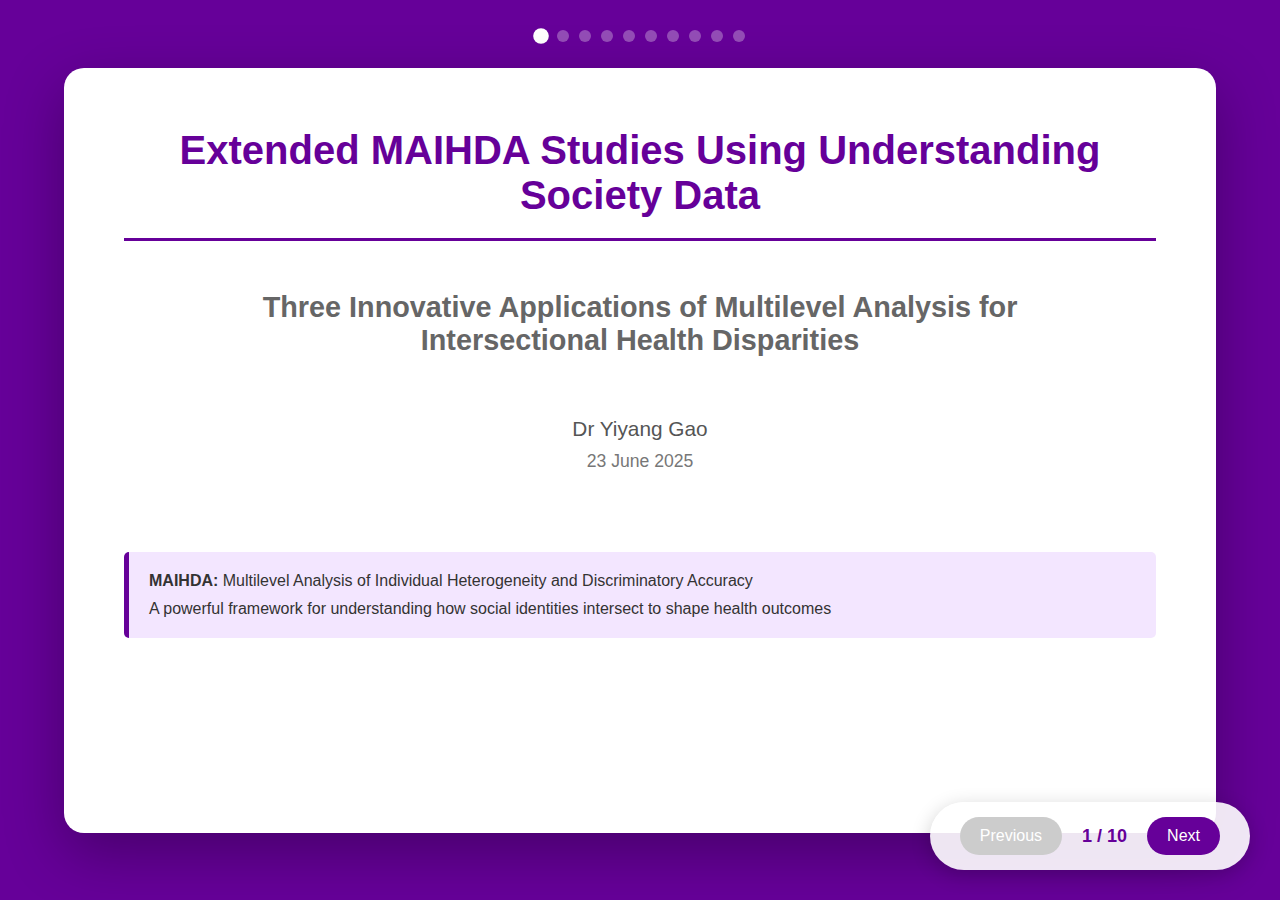
<file: 1_ukhls-maihda-presentation.html>
<!DOCTYPE html>
<html lang="en">
<head>
    <meta charset="UTF-8">
    <meta name="viewport" content="width=device-width, initial-scale=1.0">
    <title>Extended MAIHDA Studies - Understanding Society</title>
    <style>
        * {
            margin: 0;
            padding: 0;
            box-sizing: border-box;
        }
        
        body {
            font-family: 'Segoe UI', Tahoma, Geneva, Verdana, sans-serif;
            background: #660099;
            color: #333;
            overflow: hidden;
        }
        
        .presentation-container {
            width: 100vw;
            height: 100vh;
            display: flex;
            align-items: center;
            justify-content: center;
            position: relative;
        }
        
        .slide {
            width: 90%;
            max-width: 1200px;
            height: 85vh;
            background: white;
            border-radius: 20px;
            box-shadow: 0 20px 60px rgba(0,0,0,0.3);
            padding: 60px;
            display: none;
            opacity: 0;
            transform: translateX(100px);
            transition: all 0.5s ease;
            overflow-y: auto;
        }
        
        .slide.active {
            display: block;
            opacity: 1;
            transform: translateX(0);
        }
        
        .slide h1 {
            color: #660099;
            font-size: 2.5em;
            margin-bottom: 30px;
            text-align: center;
            border-bottom: 3px solid #660099;
            padding-bottom: 20px;
        }
        
        .slide h2 {
            color: #660099;
            font-size: 1.8em;
            margin: 30px 0 20px 0;
        }
        
        .slide h3 {
            color: #444;
            font-size: 1.4em;
            margin: 20px 0 15px 0;
        }
        
        .navigation {
            position: absolute;
            bottom: 30px;
            right: 30px;
            display: flex;
            gap: 20px;
            align-items: center;
            background: rgba(255,255,255,0.9);
            padding: 15px 30px;
            border-radius: 50px;
            box-shadow: 0 5px 20px rgba(0,0,0,0.2);
        }
        
        .nav-btn {
            background: #660099;
            color: white;
            border: none;
            padding: 10px 20px;
            border-radius: 25px;
            cursor: pointer;
            font-size: 16px;
            transition: all 0.3s;
        }
        
        .nav-btn:hover {
            background: #440099;
            transform: scale(1.05);
        }
        
        .nav-btn:disabled {
            background: #ccc;
            cursor: not-allowed;
            transform: scale(1);
        }
        
        .slide-counter {
            font-weight: bold;
            color: #660099;
            font-size: 18px;
        }
        
        .key-point {
            background: #f3e6ff;
            border-left: 5px solid #660099;
            padding: 20px;
            margin: 20px 0;
            border-radius: 5px;
        }
        
        .stats-grid {
            display: grid;
            grid-template-columns: repeat(auto-fit, minmax(250px, 1fr));
            gap: 20px;
            margin: 30px 0;
        }
        
        .stat-card {
            background: #660099;
            color: white;
            padding: 25px;
            border-radius: 15px;
            text-align: center;
            transition: transform 0.3s;
        }
        
        .stat-card:hover {
            transform: translateY(-5px);
        }
        
        .stat-value {
            font-size: 2.5em;
            font-weight: bold;
            margin: 10px 0;
        }
        
        .stat-label {
            font-size: 1.1em;
            opacity: 0.9;
        }
        
        .findings-list {
            list-style-type: none;
            padding: 0;
        }
        
        .findings-list li {
            background: #f8f9fa;
            padding: 15px;
            margin: 10px 0;
            border-radius: 8px;
            border-left: 4px solid #660099;
            transition: all 0.3s;
        }
        
        .findings-list li:hover {
            background: #e9ecef;
            transform: translateX(5px);
        }
        
        .study-card {
            background: #fff;
            border: 2px solid #e0e0e0;
            border-radius: 15px;
            padding: 30px;
            margin: 20px 0;
            transition: all 0.3s;
        }
        
        .study-card:hover {
            box-shadow: 0 5px 20px rgba(0,0,0,0.1);
            border-color: #660099;
        }
        
        .progress-indicator {
            position: absolute;
            top: 30px;
            left: 50%;
            transform: translateX(-50%);
            display: flex;
            gap: 10px;
        }
        
        .progress-dot {
            width: 12px;
            height: 12px;
            border-radius: 50%;
            background: rgba(255,255,255,0.3);
            transition: all 0.3s;
            cursor: pointer;
        }
        
        .progress-dot:hover {
            background: rgba(255,255,255,0.6);
            transform: scale(1.2);
        }
        
        .progress-dot.active {
            background: white;
            transform: scale(1.3);
        }
        
        .progress-dot.active:hover {
            background: white;
        }
        
        table {
            width: 100%;
            border-collapse: collapse;
            margin: 20px 0;
        }
        
        th, td {
            padding: 12px;
            text-align: left;
            border-bottom: 1px solid #ddd;
        }
        
        th {
            background: #660099;
            color: white;
        }
        
        tr:hover {
            background: #f5f5f5;
        }
        
        .highlight {
            background: #fff3cd;
            padding: 2px 5px;
            border-radius: 3px;
        }
        
        @keyframes fadeIn {
            from { opacity: 0; transform: translateY(20px); }
            to { opacity: 1; transform: translateY(0); }
        }
        
        .animate-in {
            animation: fadeIn 0.6s ease-out;
        }
    </style>
</head>
<body>
    <div class="presentation-container">
        <div class="progress-indicator">
            <div class="progress-dot active"></div>
            <div class="progress-dot"></div>
            <div class="progress-dot"></div>
            <div class="progress-dot"></div>
            <div class="progress-dot"></div>
            <div class="progress-dot"></div>
            <div class="progress-dot"></div>
            <div class="progress-dot"></div>
            <div class="progress-dot"></div>
            <div class="progress-dot"></div>
        </div>
        
        <!-- Slide 1: Title Slide -->
        <div class="slide active">
            <h1>Extended MAIHDA Studies Using Understanding Society Data</h1>
            <div style="text-align: center; margin-top: 50px;">
                <h2 style="color: #666;">Three Innovative Applications of Multilevel Analysis for<br>Intersectional Health Disparities</h2>
                <div style="margin-top: 60px;">
                    <p style="font-size: 1.3em; color: #555;">Dr Yiyang Gao</p>
                    <p style="font-size: 1.1em; color: #777; margin-top: 10px;">23 June 2025</p>
                </div>
            </div>
            <div class="key-point" style="margin-top: 80px;">
                <p><strong>MAIHDA:</strong> Multilevel Analysis of Individual Heterogeneity and Discriminatory Accuracy</p>
                <p style="margin-top: 10px;">A powerful framework for understanding how social identities intersect to shape health outcomes</p>
            </div>
        </div>
        
        <!-- Slide 2: Overview -->
        <div class="slide">
            <h1>Overview: Three Extended MAIHDA Studies</h1>
            
            <div class="study-card animate-in">
                <h3>Study 1: Longitudinal MAIHDA</h3>
                <p><strong>Research Question:</strong> How do physical health trajectories differ across intersectional groups defined by sex, ethnicity, and education, and how do these trajectories vary with aging and time?</p>
                <p><strong>Key Innovation:</strong> Separates age effects (time-varying) from stratum membership (fixed)</p>
            </div>
            
            <div class="study-card animate-in">
                <h3>Study 2: Spatial MAIHDA</h3>
                <p><strong>Research Question:</strong> To what extent do geographic contexts amplify or mitigate mental health inequalities across intersectional groups?</p>
                <p><strong>Key Innovation:</strong> Cross-classified multilevel model examining place-based interventions</p>
            </div>
            
            <div class="study-card animate-in">
                <h3>Study 3: Policy Evaluation MAIHDA</h3>
                <p><strong>Research Question:</strong> How did COVID-19 differentially impact mental health across intersectional groups?</p>
                <p><strong>Key Innovation:</strong> Evaluates differential policy impacts using baseline controls</p>
            </div>
        </div>
        
        <!-- Slide 3: Data Overview -->
        <div class="slide">
            <h1>Understanding Society Data</h1>
            
            <div class="stats-grid">
                <div class="stat-card">
                    <div class="stat-label">Longitudinal Study</div>
                    <div class="stat-value">465,115</div>
                    <div class="stat-label">Observations</div>
                </div>
                <div class="stat-card">
                    <div class="stat-label">Unique Individuals</div>
                    <div class="stat-value">62,155</div>
                    <div class="stat-label">Physical Health Study</div>
                </div>
                <div class="stat-card">
                    <div class="stat-label">Survey Waves</div>
                    <div class="stat-value">14</div>
                    <div class="stat-label">2009-2023</div>
                </div>
                <div class="stat-card">
                    <div class="stat-label">COVID Analysis</div>
                    <div class="stat-value">111,101</div>
                    <div class="stat-label">GHQ Observations</div>
                </div>
            </div>
            
            <h2>Key Variables Used Across Studies</h2>
            <table>
                <tr>
                    <th>Category</th>
                    <th>Variables</th>
                    <th>Description</th>
                </tr>
                <tr>
                    <td><strong>Identity</strong></td>
                    <td>Sex, Ethnicity, Education</td>
                    <td>Fixed characteristics defining intersectional strata</td>
                </tr>
                <tr>
                    <td><strong>Health Outcomes</strong></td>
                    <td>SF-12 PCS, SF-12 MCS, GHQ-12</td>
                    <td>Physical health, mental health, and psychological distress</td>
                </tr>
                <tr>
                    <td><strong>Geographic</strong></td>
                    <td>Region, Urban/Rural</td>
                    <td>25 spatial units (region × urban status)</td>
                </tr>
                <tr>
                    <td><strong>Time</strong></td>
                    <td>Wave, Age, Birth Cohort</td>
                    <td>Temporal dimensions for longitudinal analysis</td>
                </tr>
            </table>
        </div>
        
        <!-- Slide 4: Longitudinal MAIHDA -->
        <div class="slide">
            <h1>Study 1: Longitudinal MAIHDA - Physical Health Trajectories</h1>
            
            <h2>Key Findings</h2>
            <div class="findings-list">
                <li><strong>Variance Decomposition:</strong> 7.03% of variance at stratum level in empty model, reduced to <span class="highlight">0.11%</span> in full model</li>
                <li><strong>Demographics explain 98.6%</strong> of stratum variance - suggesting largely additive effects</li>
                <li><strong>Age effect:</strong> -0.204 points per year on physical health (significant decline)</li>
                <li><strong>Individual trajectories vary significantly</strong> - random slopes improve model fit</li>
                <li><strong>Correlation of -0.387</strong> between baseline health and age slopes - those with better initial health show steeper declines</li>
            </div>
            
            <div class="key-point">
                <h3>Model Progression</h3>
                <p>Empty Model → Basic Time → Age Trajectories → Fixed Effects → Random Slopes → Full Model</p>
                <p>Best model (by AIC/BIC): Full model with random slopes, demographics, and birth cohort effects</p>
            </div>
        </div>
        
        <!-- Slide 5: Spatial MAIHDA -->
        <div class="slide">
            <h1>Study 2: Spatial MAIHDA - Geographic Mental Health Patterns</h1>
            
            <h2>Geographic Variation</h2>
            <div class="stats-grid">
                <div class="stat-card">
                    <div class="stat-label">Regional Difference</div>
                    <div class="stat-value">2.4 points</div>
                    <div class="stat-label">Between best and worst regions</div>
                </div>
                <div class="stat-card">
                    <div class="stat-label">Rural Mean MCS</div>
                    <div class="stat-value">48.5</div>
                    <div class="stat-label">vs Urban: 46.7</div>
                </div>
                <div class="stat-card">
                    <div class="stat-label">Stratum Variance</div>
                    <div class="stat-value">8.2%</div>
                    <div class="stat-label">Between-stratum ICC</div>
                </div>
            </div>
            
            <h2>Area Effects</h2>
            <ul class="findings-list">
                <li><strong>Area deprivation effect:</strong> -0.54 points on mental health per unit increase</li>
                <li><strong>6 priority areas identified</strong> needing universal + targeted interventions</li>
                <li><strong>Individual characteristics explain 75.4%</strong> of stratum variance</li>
                <li><strong>Cross-classified model</strong> reveals both place and identity matter</li>
            </ul>
        </div>
        
        <!-- Slide 6: Policy Evaluation MAIHDA -->
        <div class="slide">
            <h1>Study 3: Policy Evaluation MAIHDA - COVID-19 Mental Health Impacts</h1>
            
            <h2>COVID-19 Mental Health Impact Analysis</h2>
            <div class="key-point">
                <p><strong>Mean GHQ increase during COVID:</strong> 0.61 points (scale 0-36, where higher = worse)</p>
                <p><strong>22% experienced clinical deterioration</strong> (4+ point increase in GHQ)</p>
            </div>
            
            <h3>Most vs Least Affected Groups</h3>
            <table>
                <tr>
                    <th>Most Affected</th>
                    <th>Mean Change</th>
                    <th>Least Affected</th>
                    <th>Mean Change</th>
                </tr>
                <tr>
                    <td>Female Black ALevel 16-24</td>
                    <td>+4.0</td>
                    <td>Male Asian Degree 16-24</td>
                    <td>-2.7</td>
                </tr>
                <tr>
                    <td>Female Asian ALevel 16-24</td>
                    <td>+3.6</td>
                    <td>Male Black Higher 40-59</td>
                    <td>-1.5</td>
                </tr>
            </table>
            
            <h3>Key Findings</h3>
            <ul class="findings-list">
                <li><strong>Between-stratum variance:</strong> Only 1.0% (lower than for health outcomes)</li>
                <li><strong>Demographics explain 91%</strong> of stratum variance in impact</li>
                <li><strong>Baseline mental health effect:</strong> -0.44 coefficient (regression to mean)</li>
                <li><strong>Recovery trajectory:</strong> Minimal at -0.003 points per month</li>
            </ul>
        </div>
        
        <!-- Slide 7: Methodological Innovations -->
        <div class="slide">
            <h1>Methodological Innovations</h1>
            
            <div class="study-card">
                <h3>Longitudinal MAIHDA</h3>
                <ul>
                    <li>Separates age effects from stratum membership</li>
                    <li>Models individual change and variation in trajectories</li>
                    <li>Reduces confounding through within-person comparisons</li>
                    <li>Can examine trajectories over time, not just static disparities</li>
                </ul>
            </div>
            
            <div class="study-card">
                <h3>Spatial MAIHDA</h3>
                <ul>
                    <li>Cross-classified multilevel model</li>
                    <li>Accounts for geographic clustering</li>
                    <li>Tests cross-level interactions between area and individual characteristics</li>
                    <li>Identifies priority areas combining high prevalence and high inequality</li>
                </ul>
            </div>
            
            <div class="study-card">
                <h3>Policy Evaluation MAIHDA</h3>
                <ul>
                    <li>Uses pre-pandemic baseline data with COVID-19 survey waves</li>
                    <li>Tests whether baseline characteristics moderate policy effects</li>
                    <li>Can identify which groups are most vulnerable to external shocks</li>
                    <li>Evaluates differential policy impacts across intersectional groups</li>
                </ul>
            </div>
        </div>
        
        <!-- Slide 8: Overall Pattern -->
        <div class="slide">
            <h1>Overall Pattern Across Studies</h1>
            
            <div class="key-point">
                <h2 style="text-align: center; margin: 20px 0;">The Additive Main Effects Finding</h2>
                <p style="font-size: 1.2em; text-align: center;">Across all three studies, the additive main effects of demographics explain most (75-99%) of the between-stratum variance</p>
            </div>
            
            <h3>What This Means</h3>
            <ul class="findings-list">
                <li><strong>Intersectional effects are largely additive</strong> rather than interactive for these outcomes</li>
                <li><strong>Individual-level variation remains important</strong> - significant variation within strata</li>
                <li><strong>Contextual effects matter</strong> - time, place, and policy contexts shape outcomes</li>
                <li><strong>Traditional demographic categories capture most inequality</strong> but miss important nuances</li>
            </ul>
            
            <h3>Variance Explained by Demographics</h3>
            <table>
                <tr>
                    <th>Study</th>
                    <th>Outcome</th>
                    <th>% Variance Explained</th>
                </tr>
                <tr>
                    <td>Longitudinal</td>
                    <td>Physical Health</td>
                    <td>98.6%</td>
                </tr>
                <tr>
                    <td>Spatial</td>
                    <td>Mental Health</td>
                    <td>75.4%</td>
                </tr>
                <tr>
                    <td>Policy</td>
                    <td>COVID Impact</td>
                    <td>91.0%</td>
                </tr>
            </table>
        </div>
        
        <!-- Slide 9: Policy Implications -->
        <div class="slide">
            <h1>Policy Implications</h1>
            
            <h2>Universal vs Targeted Interventions</h2>
            <div class="study-card">
                <h3>From Spatial MAIHDA</h3>
                <p><strong>6 areas need "Universal + Targeted" interventions:</strong> High overall prevalence AND high inequality</p>
                <p><strong>7 areas need "Monitor" only:</strong> Low prevalence and low inequality</p>
                <p><strong>5 areas need "Universal" interventions:</strong> High prevalence but low inequality</p>
                <p><strong>5 areas need "Targeted" interventions:</strong> Low prevalence but high inequality</p>
            </div>
            
            <h2>Key Recommendations</h2>
            <ul class="findings-list">
                <li><strong>Physical Health:</strong> Focus on aging populations - steeper declines for those with initially good health</li>
                <li><strong>Mental Health:</strong> Geographic targeting essential - rural areas show better outcomes</li>
                <li><strong>COVID Support:</strong> Young females with lower education most vulnerable</li>
                <li><strong>Area-based interventions:</strong> Can address multiple intersecting disadvantages simultaneously</li>
            </ul>
            
            <div class="key-point">
                <p><strong>Main Message:</strong> While intersectional effects are largely additive, understanding patterns across groups remains crucial for effective policy design and resource allocation</p>
            </div>
        </div>
        
        <!-- Slide 10: Conclusions -->
        <div class="slide">
            <h1>Conclusions</h1>
            
            <h2>Key Contributions</h2>
            <div class="findings-list">
                <li><strong>Methodological Innovation:</strong> Three novel extensions of MAIHDA framework</li>
                <li><strong>Empirical Insights:</strong> Comprehensive understanding of health inequalities in UK</li>
                <li><strong>Policy Relevance:</strong> Clear guidance for intervention strategies</li>
            </div>
            
            <h2>Main Takeaways</h2>
            <div class="key-point">
                <p><strong>1.</strong> Traditional demographic categories explain most between-group variance</p>
                <p><strong>2.</strong> Individual trajectories and contextual factors remain crucial</p>
                <p><strong>3.</strong> Different outcomes require different analytical approaches</p>
                <p><strong>4.</strong> Extended MAIHDA methods offer valuable insights beyond conventional analysis</p>
            </div>
            
            <h2>Future Directions</h2>
            <ul>
                <li>Apply these methods to other health outcomes and contexts</li>
                <li>Develop software tools for easier implementation</li>
                <li>Explore higher-order interactions in larger samples</li>
                <li>Integrate with causal inference frameworks</li>
            </ul>
            
            <div style="text-align: center; margin-top: 50px;">
                <h3>Thank You</h3>
                <p style="margin-top: 20px; color: #666;">Questions and Discussion Welcome</p>
            </div>
        </div>
        
        <div class="navigation">
            <button class="nav-btn" onclick="previousSlide()">Previous</button>
            <span class="slide-counter">1 / 10</span>
            <button class="nav-btn" onclick="nextSlide()">Next</button>
        </div>
    </div>
    
    <script>
        let currentSlide = 0;
        const slides = document.querySelectorAll('.slide');
        const progressDots = document.querySelectorAll('.progress-dot');
        const slideCounter = document.querySelector('.slide-counter');
        
        function showSlide(n) {
            slides.forEach(slide => {
                slide.classList.remove('active');
            });
            progressDots.forEach(dot => {
                dot.classList.remove('active');
            });
            
            currentSlide = (n + slides.length) % slides.length;
            slides[currentSlide].classList.add('active');
            progressDots[currentSlide].classList.add('active');
            slideCounter.textContent = `${currentSlide + 1} / ${slides.length}`;
            
            // Update navigation buttons
            const prevBtn = document.querySelector('.nav-btn');
            const nextBtn = document.querySelectorAll('.nav-btn')[1];
            
            prevBtn.disabled = currentSlide === 0;
            nextBtn.disabled = currentSlide === slides.length - 1;
            
            // Animate elements on slide change
            const animateElements = slides[currentSlide].querySelectorAll('.animate-in');
            animateElements.forEach((el, index) => {
                el.style.animationDelay = `${index * 0.1}s`;
            });
        }
        
        function nextSlide() {
            if (currentSlide < slides.length - 1) {
                showSlide(currentSlide + 1);
            }
        }
        
        function previousSlide() {
            if (currentSlide > 0) {
                showSlide(currentSlide - 1);
            }
        }
        
        // Keyboard navigation
        document.addEventListener('keydown', (e) => {
            if (e.key === 'ArrowRight') nextSlide();
            if (e.key === 'ArrowLeft') previousSlide();
            if (e.key >= '0' && e.key <= '9') {
                const slideNum = parseInt(e.key) - 1;
                if (slideNum >= 0 && slideNum < slides.length) {
                    showSlide(slideNum);
                }
            }
        });
        
        // Touch/swipe navigation for mobile
        let touchStartX = 0;
        let touchEndX = 0;
        
        document.addEventListener('touchstart', (e) => {
            touchStartX = e.changedTouches[0].screenX;
        });
        
        document.addEventListener('touchend', (e) => {
            touchEndX = e.changedTouches[0].screenX;
            handleSwipe();
        });
        
        function handleSwipe() {
            if (touchEndX < touchStartX - 50) nextSlide();
            if (touchEndX > touchStartX + 50) previousSlide();
        }
        
        // Add click functionality to progress dots
        progressDots.forEach((dot, index) => {
            dot.addEventListener('click', () => {
                showSlide(index);
            });
            
            // Add tooltip on hover
            dot.title = `Go to slide ${index + 1}`;
        });
        
        // Initialize
        showSlide(0);
    </script>
</body>
</html>
</file>
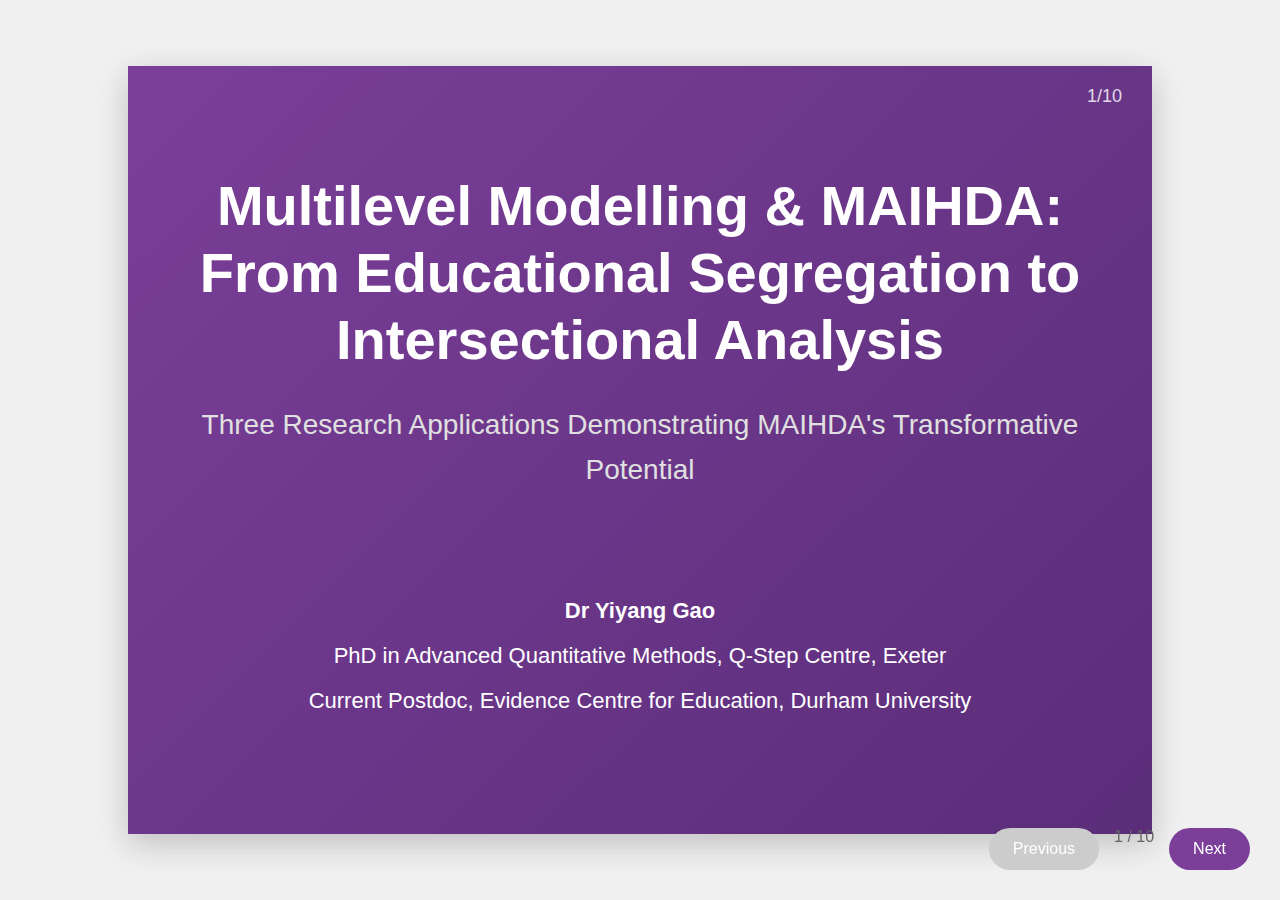
<file: 2_synthetic-maihda-presentation.html>
<!DOCTYPE html>
<html lang="en">
<head>
    <meta charset="UTF-8">
    <meta name="viewport" content="width=device-width, initial-scale=1.0">
    <title>Multilevel Modelling & MAIHDA: From Educational Segregation to Intersectional Analysis</title>
    <style>
        * {
            margin: 0;
            padding: 0;
            box-sizing: border-box;
        }
        
        body {
            font-family: -apple-system, BlinkMacSystemFont, 'Segoe UI', Roboto, Arial, sans-serif;
            background: #f0f0f0;
            color: #333;
            overflow: hidden;
        }
        
        .presentation {
            width: 100vw;
            height: 100vh;
            display: flex;
            align-items: center;
            justify-content: center;
            position: relative;
        }
        
        .slide {
            width: 1024px;
            height: 768px;
            background: white;
            position: absolute;
            display: none;
            box-shadow: 0 10px 30px rgba(0,0,0,0.2);
            overflow: hidden;
        }
        
        .slide.active {
            display: block;
        }
        
        .slide-header {
            background: linear-gradient(135deg, #7B3F99 0%, #5A2D79 100%);
            color: white;
            padding: 40px 50px 30px;
        }
        
        .slide-content {
            padding: 40px 50px;
            height: calc(100% - 120px);
            overflow-y: auto;
        }
        
        h1 {
            font-size: 48px;
            font-weight: 700;
            margin-bottom: 10px;
            color: #7B3F99;
        }
        
        h2 {
            font-size: 36px;
            font-weight: 600;
            color: white;
            margin-bottom: 10px;
        }
        
        h3 {
            font-size: 28px;
            font-weight: 600;
            color: #7B3F99;
            margin-bottom: 15px;
            margin-top: 20px;
        }
        
        p {
            font-size: 20px;
            line-height: 1.6;
            margin-bottom: 15px;
        }
        
        .subtitle {
            font-size: 24px;
            color: #e0e0e0;
            font-weight: 300;
        }
        
        ul {
            margin-left: 30px;
            margin-bottom: 20px;
        }
        
        li {
            font-size: 20px;
            line-height: 1.6;
            margin-bottom: 10px;
        }
        
        .highlight {
            background: #FFD700;
            padding: 2px 5px;
            border-radius: 3px;
            font-weight: bold;
        }
        
        .key-point {
            background: #f0e6ff;
            border-left: 5px solid #7B3F99;
            padding: 20px;
            margin: 20px 0;
            border-radius: 5px;
        }
        
        .navigation {
            position: fixed;
            bottom: 30px;
            right: 30px;
            display: flex;
            gap: 15px;
            z-index: 1000;
        }
        
        button {
            background: #7B3F99;
            color: white;
            border: none;
            padding: 12px 24px;
            font-size: 16px;
            border-radius: 25px;
            cursor: pointer;
            transition: all 0.3s;
        }
        
        button:hover {
            background: #5A2D79;
            transform: translateY(-2px);
        }
        
        button:disabled {
            background: #ccc;
            cursor: not-allowed;
        }
        
        .slide-number {
            position: absolute;
            top: 20px;
            right: 30px;
            color: white;
            font-size: 18px;
            opacity: 0.8;
        }
        
        .two-column {
            display: grid;
            grid-template-columns: 1fr 1fr;
            gap: 40px;
            margin-top: 30px;
        }
        
        .three-column {
            display: grid;
            grid-template-columns: 1fr 1fr 1fr;
            gap: 30px;
            margin-top: 30px;
        }
        
        .emphasis {
            color: #7B3F99;
            font-weight: bold;
        }
        
        .formula {
            background: #f5f5f5;
            padding: 20px;
            border-radius: 8px;
            font-family: 'Courier New', monospace;
            margin: 20px 0;
            overflow-x: auto;
        }
        
        .chart-container {
            width: 100%;
            height: 400px;
            background: #f9f9f9;
            border: 1px solid #ddd;
            border-radius: 8px;
            position: relative;
            margin: 20px 0;
        }
        
        .title-slide {
            display: flex;
            flex-direction: column;
            justify-content: center;
            align-items: center;
            text-align: center;
            height: 100%;
            background: linear-gradient(135deg, #7B3F99 0%, #5A2D79 100%);
            color: white;
            padding: 50px;
        }
        
        .title-slide h1 {
            color: white;
            font-size: 56px;
            margin-bottom: 30px;
            line-height: 1.2;
        }
        
        .title-slide .subtitle {
            font-size: 28px;
            margin-bottom: 60px;
            color: #e0e0e0;
        }
        
        .author-info {
            margin-top: 40px;
        }
        
        .author-info p {
            margin-bottom: 10px;
            font-size: 22px;
        }
        
        .variance-chart {
            display: flex;
            align-items: flex-end;
            justify-content: space-around;
            height: 300px;
            margin: 30px 0;
        }
        
        .bar-group {
            display: flex;
            flex-direction: column;
            align-items: center;
            flex: 1;
        }
        
        .stacked-bar {
            width: 60px;
            display: flex;
            flex-direction: column-reverse;
            border: 1px solid #333;
        }
        
        .bar-segment {
            width: 100%;
            transition: all 0.3s;
        }
        
        .bar-label {
            margin-top: 10px;
            font-size: 14px;
            text-align: center;
        }
        
        .legend {
            display: flex;
            gap: 20px;
            justify-content: center;
            margin-top: 20px;
        }
        
        .legend-item {
            display: flex;
            align-items: center;
            gap: 5px;
        }
        
        .legend-color {
            width: 20px;
            height: 20px;
            border: 1px solid #333;
        }
        
        .heatmap {
            display: grid;
            grid-template-columns: 150px repeat(3, 1fr);
            gap: 2px;
            margin: 30px auto;
            max-width: 600px;
        }
        
        .heatmap-cell {
            padding: 15px;
            text-align: center;
            font-size: 14px;
            position: relative;
        }
        
        .heatmap-header {
            background: #7B3F99;
            color: white;
            font-weight: bold;
        }
        
        .heatmap-label {
            background: #f0f0f0;
            font-weight: bold;
            text-align: left;
        }
        
        .retention-plot {
            position: relative;
            height: 400px;
            margin: 30px 0;
        }
        
        .survival-curve {
            position: absolute;
            bottom: 0;
            left: 0;
            right: 0;
            top: 0;
        }
        
        svg {
            width: 100%;
            height: 100%;
        }
        
        .results-table {
            width: 100%;
            border-collapse: collapse;
            margin: 20px 0;
            font-size: 16px;
        }
        
        .results-table th {
            background: #7B3F99;
            color: white;
            padding: 12px;
            text-align: left;
            font-weight: 600;
        }
        
        .results-table td {
            padding: 10px 12px;
            border-bottom: 1px solid #ddd;
        }
        
        .results-table tr:nth-child(even) {
            background: #f9f9f9;
        }
        
        .results-table .highlight-cell {
            background: #FFD700;
            font-weight: bold;
        }
        
        .yellow-box {
            background: #FFD700;
            padding: 20px;
            border-radius: 8px;
            margin: 20px 0;
        }
        
        .research-box {
            border: 2px solid #7B3F99;
            border-radius: 8px;
            padding: 20px;
            margin: 15px 0;
            background: #fafafa;
        }
        
        .research-box h4 {
            color: #7B3F99;
            margin-bottom: 10px;
        }
        
        .featured-box {
            background: #f0e6ff;
            border: 3px solid #7B3F99;
            box-shadow: 0 4px 8px rgba(123, 63, 153, 0.2);
        }
        
        .analysis-box {
            background: #e6f3ff;
            border: 2px solid #2B5797;
            border-radius: 8px;
            padding: 20px;
            margin: 20px 0;
        }
        
        .analysis-box h4 {
            color: #2B5797;
            margin-bottom: 10px;
        }
    </style>
</head>
<body>
    <div class="presentation">
        <!-- Slide 1: Title -->
        <div class="slide active">
            <div class="title-slide">
                <h1>Multilevel Modelling & MAIHDA:<br>From Educational Segregation to Intersectional Analysis</h1>
                <p class="subtitle">Three Research Applications Demonstrating MAIHDA's Transformative Potential</p>
                <div class="author-info">
                    <p><strong>Dr Yiyang Gao</strong></p>
                    <p>PhD in Advanced Quantitative Methods, Q-Step Centre, Exeter</p>
                    <p>Current Postdoc, Evidence Centre for Education, Durham University</p>
                </div>
            </div>
            <span class="slide-number">1/10</span>
        </div>

        <!-- Slide 2: Research Profile -->
        <div class="slide">
            <div class="slide-header">
                <h2>Research Profile</h2>
                <span class="slide-number">2/10</span>
            </div>
            <div class="slide-content">
                <p style="margin-bottom: 30px;">Research Positioning: At the intersection of <span class="emphasis">Quantitative Geography (Space)</span>, <span class="emphasis">Demography/Sociology (Population)</span>, <span class="emphasis">Education</span>, and <span class="emphasis">Health</span></p>
                
                <div class="three-column">
                    <div class="research-box featured-box">
                        <h4>🏫 Ethnicity & Segregation</h4>
                        <p><strong>Evolving Patterns of Ethnic Segregation in English Schools</strong></p>
                        <p style="font-size: 16px; color: #666;">Population, Space and Place (forthcoming)</p>
                        <p style="margin-top: 15px;"><strong>⭐ Multilevel Analysis of Ethnic Clustering Across Local Schools</strong></p>
                        <p style="font-size: 16px; color: #666;">British Education Research Journal (R&R)</p>
                        <p style="font-size: 14px; color: #7B3F99; font-style: italic;">★ Featured in this presentation</p>
                    </div>
                    
                    <div class="research-box featured-box">
                        <h4>💼 Workforce Inequality</h4>
                        <p><strong>⭐ Understanding Teacher Retention in England: A Multi-Cohort Survival Analysis</strong></p>
                        <p style="font-size: 16px; color: #666;">Research Papers in Education (Under Review)</p>
                        <p style="font-size: 14px; color: #7B3F99; font-style: italic;">★ Featured in this presentation</p>
                        <p style="margin-top: 15px;"><strong>Spatial-Temporal Patterns of Teacher Career Progression</strong></p>
                        <p style="font-size: 16px; color: #666;">Presenting at: ADR UK & RGS-IBG</p>
                    </div>
                    
                    <div class="research-box featured-box">
                        <h4>🗺️ Accessibility, Simulation, Health</h4>
                        <p><strong>Convenor: "Systems and Simulation Approaches in Population Research"</strong></p>
                        <p style="font-size: 16px; color: #666;">BSPS | Collaboration with Public Health Glasgow</p>
                        <p style="margin-top: 15px;"><strong>⭐ Grant: Educational Equity - Transport & School Segregation</strong></p>
                        <p style="font-size: 16px; color: #666;">Leeds, Glasgow, Durham, Exeter</p>
                        <p style="font-size: 14px; color: #7B3F99; font-style: italic;">★ Featured in this presentation</p>
                    </div>
                </div>
            </div>
        </div>

        <!-- Slide 3: What is MAIHDA? -->
        <div class="slide">
            <div class="slide-header">
                <h2>What is MAIHDA?</h2>
                <span class="slide-number">3/10</span>
            </div>
            <div class="slide-content">
                <h3>Multilevel Analysis of Individual Heterogeneity and Discriminatory Accuracy</h3>
                
                <div class="key-point">
                    <p><strong>The "Gold Standard" for Quantitative Intersectional Analysis</strong></p>
                    <p>Treats intersectional identities as random effects in multilevel models, revealing how multiple characteristics combine to create unique experiences beyond simple additive effects</p>
                </div>
                
                <div class="two-column">
                    <div>
                        <h3>Conventional Approach:</h3>
                        <ul>
                            <li>Examines factors separately</li>
                            <li>Assumes additive effects</li>
                            <li>Misses critical intersections</li>
                            <li>Generic policy recommendations</li>
                        </ul>
                    </div>
                    <div>
                        <h3>MAIHDA Approach:</h3>
                        <ul>
                            <li>Creates intersectional strata</li>
                            <li>Reveals multiplicative effects</li>
                            <li>Handles small cell sizes via shrinkage</li>
                            <li>Enables targeted interventions</li>
                        </ul>
                    </div>
                </div>
                
                <div class="yellow-box">
                    <p><strong>Three Extended MAIHDA Applications:</strong></p>
                    <ul>
                        <li><strong>Spatial MAIHDA</strong> → School Segregation Study</li>
                        <li><strong>Longitudinal MAIHDA</strong> → Teacher Retention Study</li>
                        <li><strong>Policy Evaluation MAIHDA</strong> → Transport & Accessibility Study</li>
                    </ul>
                </div>
            </div>
        </div>

        <!-- Slide 4: Study 1 - Current Approach -->
        <div class="slide">
            <div class="slide-header">
                <h2>Study 1: Educational Segregation - Current Approach</h2>
                <span class="slide-number">4/10</span>
            </div>
            <div class="slide-content">
                <div class="two-column">
                    <div>
                        <h3>Research Question</h3>
                        <p>Which students experience educational segregation, and how does this vary across space and time?</p>
                        
                        <div class="analysis-box">
                            <h4>Current Aggregate Approach:</h4>
                            <ul style="list-style-type: none; margin-left: 0;">
                                <li><strong>• Calculates:</strong> Segregation indices by ethnicity and area</li>
                                <li><strong>• Shows:</strong> Overall levels of ethnic concentration in schools</li>
                                <li><strong>• Misses:</strong> Which specific students attend segregated schools</li>
                                <li><strong>• Cannot reveal:</strong> Intersectional vulnerabilities</li>
                            </ul>
                        </div>
                        
                        <div class="formula" style="margin-top: 30px;">
                            boot_model <- glmer(<br>
                            &nbsp;&nbsp;attends_segregated ~ 1 +<br>
                            &nbsp;&nbsp;(1 | strata_id) + # intersectional strata<br>
                            &nbsp;&nbsp;(1 | lsoa_id), # spatial clusters<br>
                            &nbsp;&nbsp;family = binomial,<br>
                            &nbsp;&nbsp;data = boot_students,<br>
                            &nbsp;&nbsp;control = glmerControl(optimizer = "bobyqa",<br>
                            &nbsp;&nbsp;&nbsp;&nbsp;optCtrl = list(maxfun = 10000))<br>
                            )
                        </div>
                    </div>
                    
                    <div>
                        <h3>The Segregation Paradox</h3>
                        <p class="emphasis">Aggregate data shows decreasing segregation, but which students still experience it?</p>
                        
                        <div style="background: #f5f5f5; padding: 20px; border-radius: 8px; margin: 20px 0;">
                            <h4>Who Attends Segregated Schools?</h4>
                            <p style="font-size: 16px;">Current methods can't answer:</p>
                            <ul style="font-size: 16px;">
                                <li>Are Pakistani boys more affected than Pakistani girls?</li>
                                <li>Does social class intersect with ethnicity?</li>
                                <li>Where do vulnerable groups cluster?</li>
                            </ul>
                        </div>
                        
                        <div class="yellow-box">
                            <p><strong>Definition of Segregated School:</strong></p>
                            <p>Schools where >70% of students are from a single ethnic group (following Burgess & Wilson, 2005)</p>
                        </div>
                    </div>
                </div>
            </div>
        </div>

        <!-- Slide 5: Study 1 - Spatial MAIHDA Enhancement -->
        <div class="slide">
            <div class="slide-header">
                <h2>Study 1: Spatial MAIHDA Enhancement</h2>
                <span class="slide-number">5/10</span>
            </div>
            <div class="slide-content">
                <h3>Individual-Level Spatial MAIHDA Innovation</h3>
                <div class="two-column">
                    <div>
                        <h4>Method Enhancement:</h4>
                        <ul>
                            <li><strong>Unit:</strong> Individual students (N = 100k)</li>
                            <li><strong>Outcome:</strong> Attends segregated school (binary)</li>
                            <li><strong>24 intersectional strata:</strong> Ethnicity × SES × Gender</li>
                            <li><span class="highlight">Cross-classified</span> with spatial units (LSOAs)</li>
                            <li>Monte Carlo: 10,000 simulations</li>
                        </ul>
                        
                        <div style="background: #e6f3ff; padding: 15px; border-radius: 8px; margin-top: 20px;">
                            <p style="font-size: 14px;"><strong>Discriminatory Accuracy:</strong> ICC = 0.15</p>
                            <p style="font-size: 14px;">85% of variation is within intersectional groups - context matters more than identity alone</p>
                        </div>
                    </div>
                    
                    <div>
                        <h4>Probability of Attending Segregated School:</h4>
                        <table class="results-table">
                            <tr>
                                <th>Intersectional Group</th>
                                <th>Probability</th>
                                <th>Odds Ratio</th>
                            </tr>
                            <tr>
                                <td>Pakistani × Low SES × Female</td>
                                <td class="highlight-cell">68.4%</td>
                                <td>3.24 [2.89-3.61]</td>
                            </tr>
                            <tr>
                                <td>Pakistani × Low SES × Male</td>
                                <td class="highlight-cell">71.2%</td>
                                <td>3.57 [3.18-3.99]</td>
                            </tr>
                            <tr>
                                <td>White × High SES × Female</td>
                                <td>21.1%</td>
                                <td>Reference</td>
                            </tr>
                            <tr>
                                <td>Black × Low SES × Male</td>
                                <td>52.3%</td>
                                <td>2.48 [2.21-2.78]</td>
                            </tr>
                        </table>
                    </div>
                </div>
                
                <h3 style="margin-top: 20px;">Spatial Clustering of Vulnerable Groups</h3>
                <div class="chart-container" style="height: 280px;">
                    <svg viewBox="0 0 800 280" style="width: 100%; height: 100%;">
                        <!-- Background -->
                        <rect width="800" height="280" fill="#f0f0f0"/>
                        
                        <!-- Map outline -->
                        <rect x="50" y="30" width="700" height="220" fill="white" stroke="#333" stroke-width="2"/>
                        
                        <!-- Spatial clusters -->
                        <g>
                            <!-- High risk areas -->
                            <circle cx="150" cy="100" r="40" fill="#FF6B6B" opacity="0.7"/>
                            <circle cx="180" cy="120" r="35" fill="#FF6B6B" opacity="0.7"/>
                            <text x="165" y="105" text-anchor="middle" font-size="11" font-weight="bold">Bradford</text>
                            <text x="165" y="118" text-anchor="middle" font-size="9">72% risk</text>
                            
                            <circle cx="350" cy="150" r="45" fill="#FF6B6B" opacity="0.7"/>
                            <text x="350" y="155" text-anchor="middle" font-size="11" font-weight="bold">Birmingham</text>
                            <text x="350" y="168" text-anchor="middle" font-size="9">69% risk</text>
                            
                            <circle cx="550" cy="180" r="50" fill="#FF6B6B" opacity="0.7"/>
                            <text x="550" y="185" text-anchor="middle" font-size="11" font-weight="bold">East London</text>
                            <text x="550" y="198" text-anchor="middle" font-size="9">74% risk</text>
                            
                            <!-- Low risk areas -->
                            <circle cx="450" cy="80" r="30" fill="#4ECDC4" opacity="0.5"/>
                            <text x="450" y="85" text-anchor="middle" font-size="10">Low risk</text>
                            
                            <circle cx="650" cy="120" r="25" fill="#4ECDC4" opacity="0.5"/>
                        </g>
                        
                        <!-- Legend -->
                        <text x="60" y="20" font-size="12" font-weight="bold">Spatial concentration of Pakistani × Low SES students in segregated schools</text>
                        <rect x="600" y="40" width="15" height="15" fill="#FF6B6B" opacity="0.7"/>
                        <text x="620" y="52" font-size="10">High risk clusters</text>
                        <rect x="600" y="60" width="15" height="15" fill="#4ECDC4" opacity="0.5"/>
                        <text x="620" y="72" font-size="10">Low risk areas</text>
                    </svg>
                </div>
                
                <div class="key-point">
                    <p><strong>Critical Finding:</strong> Monte Carlo reveals Pakistani low-SES boys have 71.2% [95% CI: 68.4%-73.8%] probability of attending segregated schools, with strong spatial clustering (Moran's I = 0.82) in specific urban areas. This intersectional vulnerability was invisible in aggregate analyses.</p>
                </div>
            </div>
        </div>

        <!-- Slide 6: Study 2 - Current Survival Analysis -->
        <div class="slide">
            <div class="slide-header">
                <h2>Study 2: Teacher Retention - Current Approach</h2>
                <span class="slide-number">6/10</span>
            </div>
            <div class="slide-content">
                <h3>Tracking the 2011 Teacher Cohort: Traditional Survival Analysis</h3>
                
                <div class="two-column">
                    <div>
                        <h4>Current Method Limitations:</h4>
                        <ul>
                            <li>Cox model with additive effects</li>
                            <li>Assumes: ethnicity + gender + ITT = risk</li>
                            <li>Misses intersectional experiences</li>
                            <li>Cannot identify time-specific vulnerabilities</li>
                        </ul>
                        
                        <div class="analysis-box" style="margin-top: 20px;">
                            <h4>Longitudinal MAIHDA Model:</h4>
                            <div class="formula" style="background: transparent; padding: 10px; margin: 10px 0;">
                                # Fit Longitudinal MAIHDA with time-varying effects<br>
                                long_maihda <- glmer(<br>
                                &nbsp;&nbsp;event_this_year ~ year_scaled + year2 +<br>
                                &nbsp;&nbsp;(year_scaled + year2 | strata_id) + # Random slopes<br>
                                &nbsp;&nbsp;(1 | school_id) + # School effects<br>
                                &nbsp;&nbsp;(1 | teacher_id), # Individual frailty<br>
                                &nbsp;&nbsp;family = binomial(link = "cloglog"),<br>
                                &nbsp;&nbsp;data = teachers_pp,<br>
                                &nbsp;&nbsp;control = glmerControl(optimizer = "bobyqa",<br>
                                &nbsp;&nbsp;&nbsp;&nbsp;optCtrl = list(maxfun = 50000))<br>
                                )
                            </div>
                        </div>
                    </div>
                    
                    <div>
                        <h4>Survival Curves for 2011 Cohort:</h4>
                        <div class="retention-plot">
                            <div class="survival-curve">
                                <svg viewBox="0 0 450 380">
                                    <!-- Title -->
                                    <text x="225" y="20" font-size="14" text-anchor="middle" font-weight="bold">Teachers Entering Profession in 2011</text>
                                    
                                    <!-- Axes -->
                                    <line x1="50" y1="320" x2="400" y2="320" stroke="#333" stroke-width="2"/>
                                    <line x1="50" y1="320" x2="50" y2="50" stroke="#333" stroke-width="2"/>
                                    
                                    <!-- Y-axis labels -->
                                    <text x="30" y="325" font-size="11" text-anchor="end">0%</text>
                                    <text x="30" y="255" font-size="11" text-anchor="end">25%</text>
                                    <text x="30" y="185" font-size="11" text-anchor="end">50%</text>
                                    <text x="30" y="115" font-size="11" text-anchor="end">75%</text>
                                    <text x="30" y="55" font-size="11" text-anchor="end">100%</text>
                                    
                                    <!-- X-axis labels with years -->
                                    <text x="50" y="340" font-size="10" text-anchor="middle">2011</text>
                                    <text x="117" y="340" font-size="10" text-anchor="middle">2013</text>
                                    <text x="183" y="340" font-size="10" text-anchor="middle">2015</text>
                                    <text x="250" y="340" font-size="10" text-anchor="middle">2017</text>
                                    <text x="317" y="340" font-size="10" text-anchor="middle">2019</text>
                                    <text x="383" y="340" font-size="10" text-anchor="middle">2021</text>
                                    <text x="400" y="340" font-size="10" text-anchor="middle">'22</text>
                                    
                                    <!-- Years in teaching -->
                                    <text x="50" y="355" font-size="9" text-anchor="middle" fill="#666">Year 0</text>
                                    <text x="150" y="355" font-size="9" text-anchor="middle" fill="#666">Year 3</text>
                                    <text x="250" y="355" font-size="9" text-anchor="middle" fill="#666">Year 6</text>
                                    <text x="350" y="355" font-size="9" text-anchor="middle" fill="#666">Year 9</text>
                                    <text x="400" y="355" font-size="9" text-anchor="middle" fill="#666">Year 11</text>
                                    
                                    <!-- Axis titles -->
                                    <text x="225" y="375" font-size="12" text-anchor="middle">Time Since Entry</text>
                                    <text x="-10" y="185" font-size="12" text-anchor="middle" transform="rotate(-90 -10 185)">Retention Rate</text>
                                    
                                    <!-- ITT vs Non-ITT curves -->
                                    <path d="M 50 50 L 100 70 L 150 100 L 200 140 L 250 180 L 300 220 L 350 255 L 400 275" 
                                          stroke="#FF6B6B" stroke-width="3" fill="none"/>
                                    <path d="M 50 50 L 100 110 L 150 160 L 200 200 L 250 230 L 300 255 L 350 275 L 400 290" 
                                          stroke="#4ECDC4" stroke-width="3" fill="none"/>
                                    
                                    <!-- Legend -->
                                    <rect x="270" y="70" width="15" height="3" fill="#FF6B6B"/>
                                    <text x="290" y="75" font-size="11">With ITT (16.85%)</text>
                                    <rect x="270" y="90" width="15" height="3" fill="#4ECDC4"/>
                                    <text x="290" y="95" font-size="11">No ITT (9.75%)</text>
                                    
                                    <!-- Problem annotation -->
                                    <text x="225" y="290" font-size="10" text-anchor="middle" fill="#666" font-style="italic">But which teachers struggle most?</text>
                                </svg>
                            </div>
                        </div>
                    </div>
                </div>
            </div>
        </div>

        <!-- Slide 7: Study 2 - Longitudinal MAIHDA -->
        <div class="slide">
            <div class="slide-header">
                <h2>Study 2: Longitudinal MAIHDA Enhancement (Bell et al., 2024)</h2>
                <span class="slide-number">7/10</span>
            </div>
            <div class="slide-content">
                <h3>Revealing Intersectional Career Trajectories</h3>
                
                <div class="two-column">
                    <div>
                        <h4>Longitudinal MAIHDA Innovation:</h4>
                        <ul>
                            <li><strong>200 intersectional strata:</strong> Ethnicity × Gender × ITT × Region</li>
                            <li><strong>Time-varying hazards:</strong> Captures non-linear career patterns</li>
                            <li><strong>Individual trajectories:</strong> Random slopes for each stratum</li>
                            <li><strong>Critical periods:</strong> Statistically identified vulnerability windows</li>
                        </ul>
                        
                        <div style="background: #e6f3ff; padding: 12px; border-radius: 8px; margin-top: 15px;">
                            <p style="font-size: 14px; margin: 0;"><strong>Key Finding:</strong> 78% of variation is within intersectional groups - individual context dominates</p>
                        </div>
                    </div>
                    
                    <div>
                        <h4>Heterogeneous Career Trajectories:</h4>
                        <div class="chart-container" style="height: 320px;">
                            <svg viewBox="0 0 400 320" style="width: 100%; height: 100%;">
                                <!-- Title -->
                                <text x="200" y="15" font-size="11" text-anchor="middle" font-weight="bold">5,000 MC Simulations: Top Risk Groups</text>
                                
                                <!-- Grid -->
                                <line x1="50" y1="280" x2="380" y2="280" stroke="#333" stroke-width="2"/>
                                <line x1="50" y1="280" x2="50" y2="30" stroke="#333" stroke-width="2"/>
                                
                                <!-- Multiple trajectory groups with confidence bands -->
                                <!-- Group 1: Black Male Non-ITT London -->
                                <path d="M 50 50 Q 100 60 125 85 Q 150 130 200 180 T 380 240 L 380 250 Q 200 190 150 140 Q 125 95 100 70 L 50 60 Z" 
                                      fill="#FF6B6B" opacity="0.2"/>
                                <path d="M 50 55 Q 100 65 125 90 Q 150 135 200 185 T 380 245" 
                                      stroke="#FF6B6B" stroke-width="2.5" fill="none"/>
                                
                                <!-- Group 2: Pakistani Female Non-ITT North -->
                                <path d="M 50 50 Q 120 70 200 120 T 380 180 L 380 190 Q 200 130 120 80 L 50 60 Z" 
                                      fill="#FFB366" opacity="0.2"/>
                                <path d="M 50 55 Q 120 75 200 125 T 380 185" 
                                      stroke="#FFB366" stroke-width="2.5" fill="none"/>
                                
                                <!-- Group 3: White Female ITT North (resilient) -->
                                <path d="M 50 50 Q 150 60 250 85 T 380 120 L 380 130 Q 250 95 150 70 L 50 60 Z" 
                                      fill="#7B3F99" opacity="0.2"/>
                                <path d="M 50 55 Q 150 65 250 90 T 380 125" 
                                      stroke="#7B3F99" stroke-width="2.5" fill="none"/>
                                
                                <!-- Group 4: Asian Male ITT London (resilient) -->
                                <path d="M 50 50 Q 150 55 250 70 T 380 95 L 380 105 Q 250 80 150 65 L 50 60 Z" 
                                      fill="#4ECDC4" opacity="0.2"/>
                                <path d="M 50 55 Q 150 60 250 75 T 380 100" 
                                      stroke="#4ECDC4" stroke-width="2.5" fill="none"/>
                                
                                <!-- Critical point markers -->
                                <circle cx="125" cy="90" r="6" fill="#FFD700" stroke="#333" stroke-width="2"/>
                                <text x="135" y="85" font-size="9">Year 2</text>
                                
                                <circle cx="100" cy="75" r="6" fill="#FFD700" stroke="#333" stroke-width="2"/>
                                <text x="85" y="70" font-size="9">Year 1</text>
                                
                                <!-- Axes labels -->
                                <text x="50" y="295" font-size="10">2011</text>
                                <text x="215" y="295" font-size="10">2017</text>
                                <text x="380" y="295" font-size="10">2022</text>
                                <text x="215" y="310" font-size="11" text-anchor="middle">Years Since Entry</text>
                                <text x="25" y="155" font-size="11" text-anchor="middle" transform="rotate(-90 25 155)">Retention Probability</text>
                                
                                <!-- Y-axis labels -->
                                <text x="45" y="285" font-size="9" text-anchor="end">0%</text>
                                <text x="45" y="180" font-size="9" text-anchor="end">50%</text>
                                <text x="45" y="55" font-size="9" text-anchor="end">100%</text>
                            </svg>
                        </div>
                        
                        <!-- Legend outside chart -->
                        <div style="font-size: 11px; margin-top: 10px;">
                            <span style="color: #FF6B6B;">■</span> Black × Male × Non-ITT × London (HR: 2.8 at Year 2)<br>
                            <span style="color: #FFB366;">■</span> Pakistani × Female × Non-ITT × North (HR: 2.3 at Year 1)<br>
                            <span style="color: #7B3F99;">■</span> White × Female × ITT × North (Reference group)<br>
                            <span style="color: #4ECDC4;">■</span> Asian × Male × ITT × London (Most resilient)
                        </div>
                    </div>
                </div>
                
                <table class="results-table" style="margin-top: 20px; font-size: 14px;">
                    <tr>
                        <th>Intersectional Group</th>
                        <th>Year 1 Risk</th>
                        <th>Year 2 Risk</th>
                        <th>Critical Period</th>
                        <th>11-Year Retention</th>
                    </tr>
                    <tr style="background: #ffe6e6;">
                        <td>Black × Male × Non-ITT × London</td>
                        <td>18%</td>
                        <td class="highlight-cell">31%</td>
                        <td>Year 2 Crisis</td>
                        <td>3.2%</td>
                    </tr>
                    <tr style="background: #fff0e6;">
                        <td>Pakistani × Female × Non-ITT × North</td>
                        <td class="highlight-cell">22%</td>
                        <td>28%</td>
                        <td>Year 1 Crisis</td>
                        <td>4.8%</td>
                    </tr>
                    <tr>
                        <td>White × Female × ITT × North</td>
                        <td>8%</td>
                        <td>10%</td>
                        <td>Gradual</td>
                        <td>23.4%</td>
                    </tr>
                </table>
                
                <div class="key-point">
                    <p><strong>Transformative Insight:</strong> Longitudinal MAIHDA reveals that "teacher retention" isn't one problem but many distinct challenges. Black male non-ITT teachers in London face a Year 2 crisis (HR = 2.8, 95% CrI: [2.1-3.7]), whilst Pakistani female non-ITT teachers in the North struggle most in Year 1. This enables precisely targeted, time-specific interventions.</p>
                </div>
            </div>
        </div>

        <!-- Slide 8: Study 3 - Current Grant Proposal -->
        <div class="slide">
            <div class="slide-header">
                <h2>Study 3: London's Free School Transport Policy - Current Approach</h2>
                <span class="slide-number">8/10</span>
            </div>
            <div class="slide-content">
                <h3>MAIHDA Reveals Hidden Inequalities</h3>
                <h4 style="text-align: center; color: #666; margin-bottom: 20px;">London School Transport Policy: Same Rules, Different Outcomes</h4>
                
                <div class="analysis-box">
                    <h4>The Policy:</h4>
                    <p style="font-size: 18px;">Free transport if: <strong>>3 miles</strong> from school OR <strong>>2 miles + low income</strong> OR <strong>2-15 miles + faith school</strong></p>
                </div>
                
                <div class="two-column" style="margin-top: 20px;">
                    <div>
                        <h4>What Traditional Analysis Shows:</h4>
                        <p style="font-size: 18px;">✓ Policy working well - 65% average take-up</p>
                        
                        <div class="formula" style="margin-top: 20px;">
                            policy_maihda <- glmer(<br>
                            &nbsp;&nbsp;schools_accessible ~ period +<br>
                            &nbsp;&nbsp;(period | strata_id) + <em># Differential policy effects by strata</em><br>
                            &nbsp;&nbsp;(1 | household_id),<br>
                            &nbsp;&nbsp;family = poisson,<br>
                            &nbsp;&nbsp;data = policy_data<br>
                            )
                        </div>
                    </div>
                    
                    <div>
                        <h4>What MAIHDA Reveals:</h4>
                        <table class="results-table" style="font-size: 14px;">
                            <tr>
                                <th>Intersectional Group</th>
                                <th>Eligible</th>
                                <th>Take-up</th>
                                <th>Impact</th>
                            </tr>
                            <tr>
                                <td>White × Low Income × 4mi</td>
                                <td>✓</td>
                                <td style="color: green;">78%</td>
                                <td>+3.1 schools</td>
                            </tr>
                            <tr>
                                <td>Pakistani × Low Income × 4mi</td>
                                <td>✓</td>
                                <td style="color: red;">42%</td>
                                <td>+1.2 schools</td>
                            </tr>
                            <tr>
                                <td>Black × Low Income × 2.5mi</td>
                                <td>✗</td>
                                <td>—</td>
                                <td class="highlight-cell">0 schools</td>
                            </tr>
                        </table>
                    </div>
                </div>
                
                <div class="yellow-box" style="margin-top: 30px;">
                    <h4 style="margin-bottom: 15px;">Key MAIHDA Insights:</h4>
                    <ol style="font-size: 18px;">
                        <li><strong>Same Policy, Different Impacts</strong>: White families gain +3.1 schools vs Pakistani +1.2 schools</li>
                        <li><strong>Cultural Channels Matter</strong>: Faith school provision shows +4.8 schools for Pakistani families</li>
                        <li><strong>Hidden Gaps</strong>: Black families at 2.5-3 miles excluded entirely - revealing policy blind spots</li>
                    </ol>
                    <p style="font-size: 16px; margin-top: 15px; margin-bottom: 0;"><em>The (period | strata_id) term reveals differential impacts invisible in aggregate analysis, directly informing targeted interventions.</em></p>
                </div>
            </div>
        </div>

        <!-- Slide 9: Study 3 - Policy Evaluation MAIHDA -->
        <div class="slide">
            <div class="slide-header">
                <h2>Study 3: MAIHDA-Enhanced Policy Evaluation</h2>
                <span class="slide-number">9/10</span>
            </div>
            <div class="slide-content">
                <h3>From Diagnosis to Smarter Policy</h3>
                <h4 style="text-align: center; color: #666; margin-bottom: 30px;">MAIHDA Findings → Targeted Solutions</h4>
                
                <h4>Use Monte Carlo to test three interventions:</h4>
                <table class="results-table" style="font-size: 16px; margin-bottom: 30px;">
                    <tr>
                        <th>Scenario</th>
                        <th>Approach</th>
                        <th>New Beneficiaries</th>
                        <th>Inequality Reduction</th>
                    </tr>
                    <tr>
                        <td><strong>A: Expand eligibility</strong></td>
                        <td>Lower distance to 2.5mi</td>
                        <td>+5,000</td>
                        <td>10%</td>
                    </tr>
                    <tr style="background: #f0e6ff;">
                        <td><strong>B: Targeted outreach</strong></td>
                        <td>Culturally-specific engagement</td>
                        <td>+2,000</td>
                        <td class="highlight-cell">25% ✓</td>
                    </tr>
                    <tr>
                        <td><strong>C: Faith provision</strong></td>
                        <td>Expand faith school transport</td>
                        <td>+3,000</td>
                        <td>20%</td>
                    </tr>
                </table>
                
                <div class="two-column" style="margin-top: 30px;">
                    <div style="background: #ffe6e6; padding: 25px; border-radius: 8px;">
                        <h4 style="color: #B73E3E; margin-bottom: 15px;">The MAIHDA Advantage:</h4>
                        <p style="font-size: 16px; margin-bottom: 15px;"><strong>Traditional approach:</strong><br>"Policy works" → Expand → Expensive, minimal impact</p>
                        <p style="font-size: 16px;"><strong>MAIHDA approach:</strong><br>"Works for whom?" → Target barriers → Cost-effective equity</p>
                    </div>
                    
                    <div style="background: #e6f3ff; padding: 25px; border-radius: 8px;">
                        <h4 style="color: #2B5797; margin-bottom: 15px;">Bottom line:</h4>
                        <p style="font-size: 18px;">Understanding intersectional patterns transforms policy from treating everyone the same to addressing specific inequalities.</p>
                    </div>
                </div>
                
                <div class="key-point" style="margin-top: 20px;">
                    <p><strong>Transformative Finding:</strong> MAIHDA reveals the policy works differently than intended - Pakistani families are eligible but face cultural/information barriers (42% take-up), whilst Black families in the 2.5-3 mile gap receive no support despite similar need. Monte Carlo simulations show targeted outreach would be 3x more cost-effective than expanding eligibility.</p>
                </div>
            </div>
        </div>

        <!-- Slide 10: Key Contributions & Conclusion -->
        <div class="slide">
            <div class="slide-header">
                <h2>MAIHDA: Transforming Understanding of Educational Inequalities</h2>
                <span class="slide-number">10/10</span>
            </div>
            <div class="slide-content">
                <h3>Evolution Across Three Studies</h3>
                
                <table class="results-table" style="font-size: 18px;">
                    <tr>
                        <th>Study</th>
                        <th>Current Method</th>
                        <th>MAIHDA Extension</th>
                        <th>Key Innovation</th>
                    </tr>
                    <tr>
                        <td><strong>School Segregation</strong></td>
                        <td>Aggregate Indices</td>
                        <td>Spatial MAIHDA</td>
                        <td>Reveals which intersectional groups experience segregation & where they cluster</td>
                    </tr>
                    <tr>
                        <td><strong>Teacher Retention</strong></td>
                        <td>Survival Analysis</td>
                        <td>Longitudinal MAIHDA</td>
                        <td>Identifies career crisis points for specific groups</td>
                    </tr>
                    <tr>
                        <td><strong>Transport Access</strong></td>
                        <td>Agent-Based Model</td>
                        <td>Policy Evaluation MAIHDA</td>
                        <td>Quantifies differential policy impacts</td>
                    </tr>
                </table>
                
                <div class="two-column" style="margin-top: 30px;">
                    <div>
                        <h3>Main Takeaways</h3>
                        <ol style="font-size: 18px; line-height: 1.8;">
                            <li>Traditional demographic categories explain most between-group variance</li>
                            <li>Individual trajectories and contextual factors remain crucial</li>
                            <li>Different outcomes require different analytical approaches</li>
                            <li>Extended MAIHDA methods offer valuable insights beyond conventional analysis</li>
                        </ol>
                    </div>
                    
                    <div>
                        <h3>Future Directions</h3>
                        <ul style="font-size: 18px; line-height: 1.8;">
                            <li>Apply these methods to other health outcomes and contexts</li>
                            <li>Develop software tools for easier implementation</li>
                            <li>Explore higher-order interactions in larger samples</li>
                            <li>Integrate with causal inference frameworks</li>
                        </ul>
                    </div>
                </div>
            </div>
        </div>
    </div>

    <div class="navigation">
        <button id="prevBtn" onclick="changeSlide(-1)">Previous</button>
        <span id="slideIndicator" style="color: #666; font-size: 16px;">1 / 10</span>
        <button id="nextBtn" onclick="changeSlide(1)">Next</button>
    </div>

    <script>
        let currentSlide = 0;
        const slides = document.querySelectorAll('.slide');
        const totalSlides = slides.length;

        function showSlide(n) {
            slides.forEach(slide => slide.classList.remove('active'));
            currentSlide = (n + totalSlides) % totalSlides;
            slides[currentSlide].classList.add('active');
            
            // Update navigation
            document.getElementById('prevBtn').disabled = currentSlide === 0;
            document.getElementById('nextBtn').disabled = currentSlide === totalSlides - 1;
            document.getElementById('slideIndicator').textContent = `${currentSlide + 1} / ${totalSlides}`;
        }

        function changeSlide(direction) {
            showSlide(currentSlide + direction);
        }

        // Keyboard navigation
        document.addEventListener('keydown', (e) => {
            if (e.key === 'ArrowRight' && currentSlide < totalSlides - 1) changeSlide(1);
            if (e.key === 'ArrowLeft' && currentSlide > 0) changeSlide(-1);
        });

        // Initialize
        showSlide(0);
    </script>
</body>
</html>
</file>
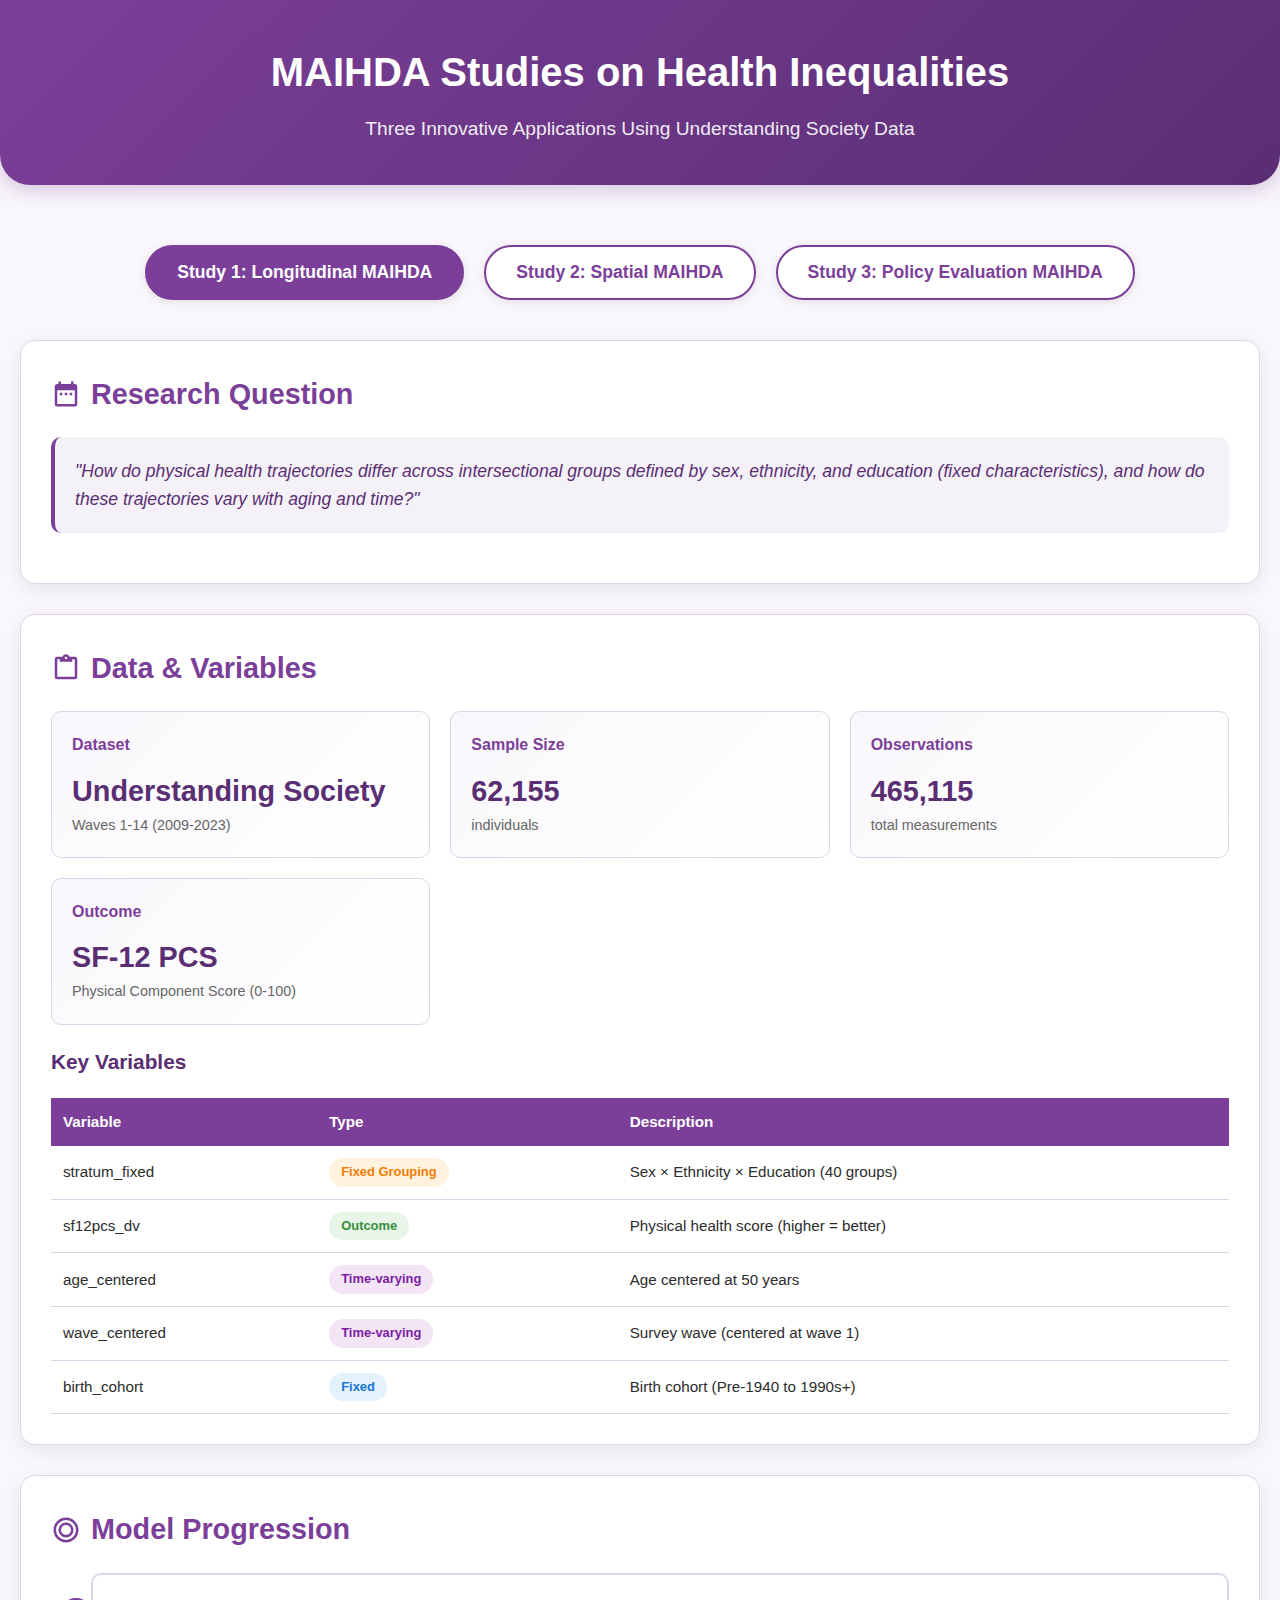
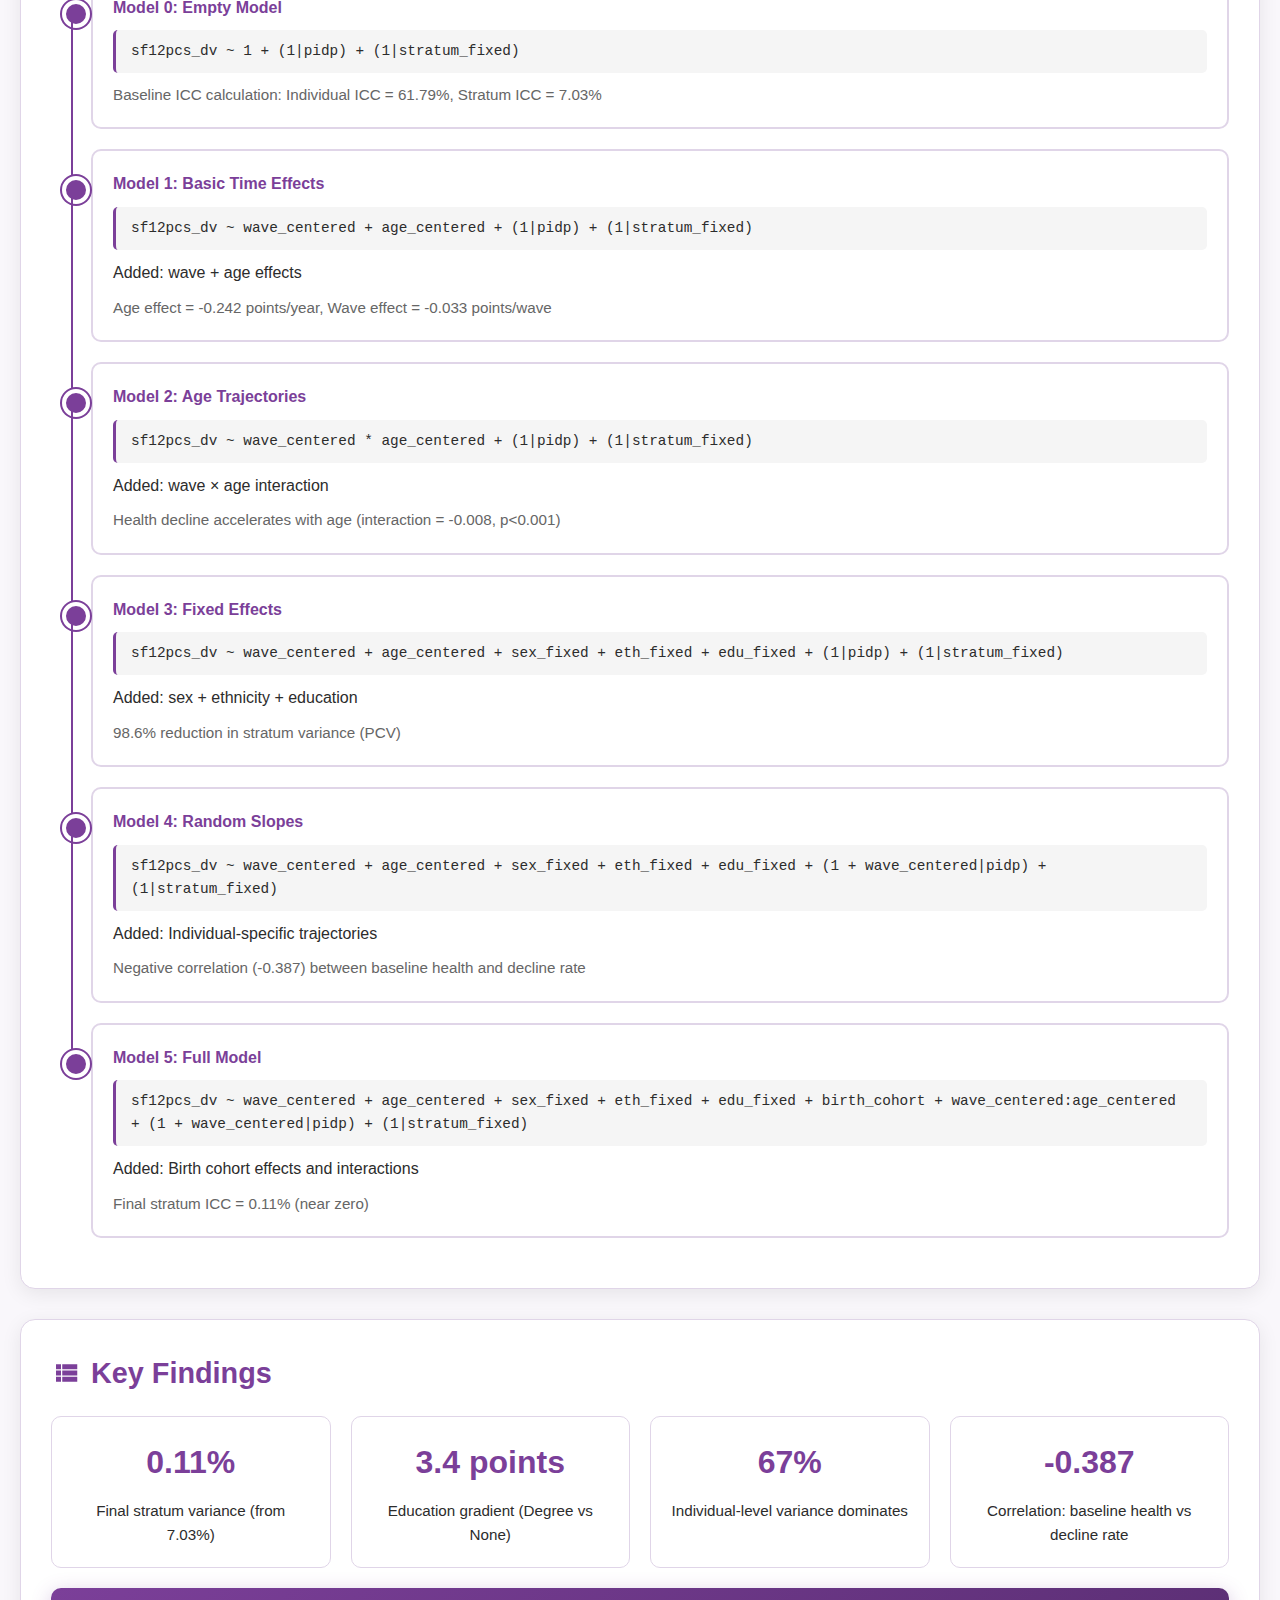
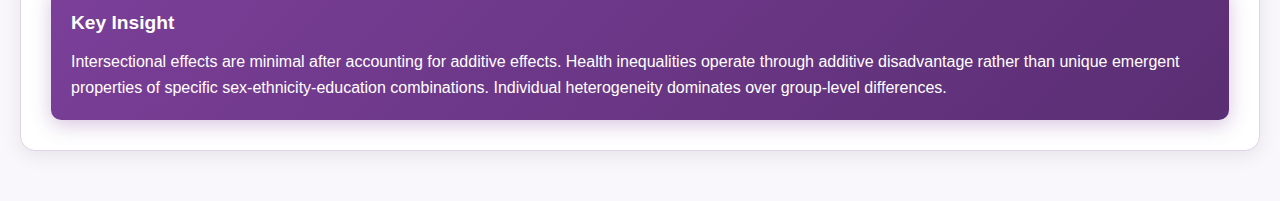
<file: 2_ukhls_maihda_presentation.html>
<!DOCTYPE html>
<html lang="en">
<head>
    <meta charset="UTF-8">
    <meta name="viewport" content="width=device-width, initial-scale=1.0">
    <title>MAIHDA Studies: Health Inequalities Research</title>
    <style>
        :root {
            --primary-color: #7B3F99;
            --primary-light: #9d66b8;
            --primary-dark: #5a2e73;
            --secondary-color: #f4f1f8;
            --text-dark: #2c2c2c;
            --text-light: #666;
            --border-color: #e0d5e8;
            --success: #4caf50;
            --warning: #ff9800;
            --danger: #f44336;
        }

        * {
            margin: 0;
            padding: 0;
            box-sizing: border-box;
        }

        body {
            font-family: -apple-system, BlinkMacSystemFont, 'Segoe UI', Roboto, Oxygen, Ubuntu, Cantarell, sans-serif;
            line-height: 1.6;
            color: var(--text-dark);
            background: #f9f7fb;
        }

        .container {
            max-width: 1400px;
            margin: 0 auto;
            padding: 20px;
        }

        header {
            background: linear-gradient(135deg, var(--primary-color) 0%, var(--primary-dark) 100%);
            color: white;
            padding: 40px 0;
            text-align: center;
            box-shadow: 0 4px 20px rgba(123, 63, 153, 0.3);
            margin-bottom: 40px;
            border-radius: 0 0 30px 30px;
        }

        header h1 {
            font-size: 2.5em;
            margin-bottom: 10px;
            font-weight: 700;
        }

        header p {
            font-size: 1.2em;
            opacity: 0.9;
        }

        .study-tabs {
            display: flex;
            justify-content: center;
            gap: 20px;
            margin-bottom: 40px;
            flex-wrap: wrap;
        }

        .tab-button {
            padding: 15px 30px;
            background: white;
            border: 2px solid var(--primary-color);
            color: var(--primary-color);
            cursor: pointer;
            border-radius: 30px;
            font-size: 1.1em;
            font-weight: 600;
            transition: all 0.3s ease;
            box-shadow: 0 2px 10px rgba(0, 0, 0, 0.1);
        }

        .tab-button:hover {
            transform: translateY(-2px);
            box-shadow: 0 4px 20px rgba(123, 63, 153, 0.3);
        }

        .tab-button.active {
            background: var(--primary-color);
            color: white;
        }

        .study-content {
            display: none;
            animation: fadeIn 0.5s ease;
        }

        .study-content.active {
            display: block;
        }

        @keyframes fadeIn {
            from {
                opacity: 0;
                transform: translateY(20px);
            }
            to {
                opacity: 1;
                transform: translateY(0);
            }
        }

        .section {
            background: white;
            padding: 30px;
            margin-bottom: 30px;
            border-radius: 15px;
            box-shadow: 0 5px 20px rgba(0, 0, 0, 0.08);
            border: 1px solid var(--border-color);
        }

        .section h2 {
            color: var(--primary-color);
            margin-bottom: 20px;
            font-size: 1.8em;
            display: flex;
            align-items: center;
            gap: 10px;
        }

        .section h3 {
            color: var(--primary-dark);
            margin-top: 20px;
            margin-bottom: 15px;
            font-size: 1.3em;
        }

        .icon {
            width: 30px;
            height: 30px;
            fill: var(--primary-color);
        }

        .question-box {
            background: var(--secondary-color);
            padding: 20px;
            border-radius: 10px;
            border-left: 4px solid var(--primary-color);
            margin-bottom: 20px;
            font-style: italic;
            font-size: 1.1em;
            color: var(--primary-dark);
        }

        .data-grid {
            display: grid;
            grid-template-columns: repeat(auto-fit, minmax(300px, 1fr));
            gap: 20px;
            margin-top: 20px;
        }

        .data-card {
            background: linear-gradient(135deg, #f9f7fb 0%, #fff 100%);
            padding: 20px;
            border-radius: 10px;
            border: 1px solid var(--border-color);
            transition: transform 0.3s ease;
        }

        .data-card:hover {
            transform: translateY(-5px);
            box-shadow: 0 8px 25px rgba(0, 0, 0, 0.1);
        }

        .data-card h4 {
            color: var(--primary-color);
            margin-bottom: 10px;
        }

        .data-card .value {
            font-size: 1.8em;
            font-weight: bold;
            color: var(--primary-dark);
        }

        .data-card .label {
            color: var(--text-light);
            font-size: 0.9em;
        }

        .model-progression {
            position: relative;
            padding-left: 40px;
            margin-top: 20px;
        }

        .model-step {
            position: relative;
            padding: 20px;
            margin-bottom: 20px;
            background: white;
            border-radius: 10px;
            border: 2px solid var(--border-color);
            transition: all 0.3s ease;
        }

        .model-step:hover {
            border-color: var(--primary-color);
            box-shadow: 0 5px 20px rgba(123, 63, 153, 0.2);
        }

        .model-step::before {
            content: '';
            position: absolute;
            left: -31px;
            top: 25px;
            width: 20px;
            height: 20px;
            background: var(--primary-color);
            border-radius: 50%;
            border: 4px solid white;
            box-shadow: 0 0 0 2px var(--primary-color);
        }

        .model-step::after {
            content: '';
            position: absolute;
            left: -22px;
            top: 45px;
            width: 2px;
            height: calc(100% + 20px);
            background: var(--primary-color);
        }

        .model-step:last-child::after {
            display: none;
        }

        .model-step h4 {
            color: var(--primary-color);
            margin-bottom: 10px;
        }

        .model-step .formula {
            background: #f5f5f5;
            padding: 10px 15px;
            border-radius: 5px;
            font-family: 'Courier New', monospace;
            font-size: 0.9em;
            margin: 10px 0;
            overflow-x: auto;
            border-left: 3px solid var(--primary-color);
        }

        .model-step .details {
            color: var(--text-light);
            font-size: 0.95em;
            margin-top: 10px;
        }

        .findings-grid {
            display: grid;
            grid-template-columns: repeat(auto-fit, minmax(250px, 1fr));
            gap: 20px;
            margin-top: 20px;
        }

        .finding-card {
            background: white;
            padding: 20px;
            border-radius: 10px;
            text-align: center;
            border: 1px solid var(--border-color);
            transition: all 0.3s ease;
        }

        .finding-card:hover {
            transform: translateY(-5px);
            box-shadow: 0 8px 25px rgba(0, 0, 0, 0.15);
        }

        .finding-card .metric {
            font-size: 2em;
            font-weight: bold;
            color: var(--primary-color);
            margin-bottom: 10px;
        }

        .finding-card .description {
            color: var(--text-dark);
            font-size: 0.95em;
        }

        .key-insight {
            background: linear-gradient(135deg, var(--primary-color) 0%, var(--primary-dark) 100%);
            color: white;
            padding: 20px;
            border-radius: 10px;
            margin-top: 20px;
            box-shadow: 0 5px 20px rgba(123, 63, 153, 0.3);
        }

        .key-insight h4 {
            margin-bottom: 10px;
            font-size: 1.2em;
        }

        .table-responsive {
            overflow-x: auto;
            margin-top: 20px;
        }

        table {
            width: 100%;
            border-collapse: collapse;
            font-size: 0.95em;
        }

        th {
            background: var(--primary-color);
            color: white;
            padding: 12px;
            text-align: left;
            font-weight: 600;
        }

        td {
            padding: 12px;
            border-bottom: 1px solid var(--border-color);
        }

        tr:hover {
            background: var(--secondary-color);
        }

        .variable-type {
            display: inline-block;
            padding: 4px 12px;
            border-radius: 20px;
            font-size: 0.85em;
            font-weight: 600;
        }

        .type-fixed {
            background: #e3f2fd;
            color: #1976d2;
        }

        .type-time-varying {
            background: #f3e5f5;
            color: #7b1fa2;
        }

        .type-outcome {
            background: #e8f5e9;
            color: #388e3c;
        }

        .type-grouping {
            background: #fff3e0;
            color: #f57c00;
        }
    </style>
</head>
<body>
    <header>
        <h1>MAIHDA Studies on Health Inequalities</h1>
        <p>Three Innovative Applications Using Understanding Society Data</p>
    </header>

    <div class="container">
        <div class="study-tabs">
            <button class="tab-button active" onclick="showStudy('study1')">
                Study 1: Longitudinal MAIHDA
            </button>
            <button class="tab-button" onclick="showStudy('study2')">
                Study 2: Spatial MAIHDA
            </button>
            <button class="tab-button" onclick="showStudy('study3')">
                Study 3: Policy Evaluation MAIHDA
            </button>
        </div>

        <!-- Study 1: Longitudinal MAIHDA -->
        <div id="study1" class="study-content active">
            <div class="section">
                <h2>
                    <svg class="icon" viewBox="0 0 24 24">
                        <path d="M9,11H7V13H9V11M13,11H11V13H13V11M17,11H15V13H17V11M19,4H18V2H16V4H8V2H6V4H5C3.89,4 3,4.9 3,6V20A2,2 0 0,0 5,22H19A2,2 0 0,0 21,20V6A2,2 0 0,0 19,4M19,20H5V9H19V20Z"/>
                    </svg>
                    Research Question
                </h2>
                <div class="question-box">
                    "How do physical health trajectories differ across intersectional groups defined by sex, ethnicity, and education (fixed characteristics), and how do these trajectories vary with aging and time?"
                </div>
            </div>

            <div class="section">
                <h2>
                    <svg class="icon" viewBox="0 0 24 24">
                        <path d="M19,3H14.82C14.4,1.84 13.3,1 12,1C10.7,1 9.6,1.84 9.18,3H5A2,2 0 0,0 3,5V19A2,2 0 0,0 5,21H19A2,2 0 0,0 21,19V5A2,2 0 0,0 19,3M12,3A1,1 0 0,1 13,4A1,1 0 0,1 12,5A1,1 0 0,1 11,4A1,1 0 0,1 12,3M7,7H17V5H19V19H5V5H7V7Z"/>
                    </svg>
                    Data & Variables
                </h2>
                
                <div class="data-grid">
                    <div class="data-card">
                        <h4>Dataset</h4>
                        <div class="value">Understanding Society</div>
                        <div class="label">Waves 1-14 (2009-2023)</div>
                    </div>
                    <div class="data-card">
                        <h4>Sample Size</h4>
                        <div class="value">62,155</div>
                        <div class="label">individuals</div>
                    </div>
                    <div class="data-card">
                        <h4>Observations</h4>
                        <div class="value">465,115</div>
                        <div class="label">total measurements</div>
                    </div>
                    <div class="data-card">
                        <h4>Outcome</h4>
                        <div class="value">SF-12 PCS</div>
                        <div class="label">Physical Component Score (0-100)</div>
                    </div>
                </div>

                <h3>Key Variables</h3>
                <div class="table-responsive">
                    <table>
                        <tr>
                            <th>Variable</th>
                            <th>Type</th>
                            <th>Description</th>
                        </tr>
                        <tr>
                            <td>stratum_fixed</td>
                            <td><span class="variable-type type-grouping">Fixed Grouping</span></td>
                            <td>Sex × Ethnicity × Education (40 groups)</td>
                        </tr>
                        <tr>
                            <td>sf12pcs_dv</td>
                            <td><span class="variable-type type-outcome">Outcome</span></td>
                            <td>Physical health score (higher = better)</td>
                        </tr>
                        <tr>
                            <td>age_centered</td>
                            <td><span class="variable-type type-time-varying">Time-varying</span></td>
                            <td>Age centered at 50 years</td>
                        </tr>
                        <tr>
                            <td>wave_centered</td>
                            <td><span class="variable-type type-time-varying">Time-varying</span></td>
                            <td>Survey wave (centered at wave 1)</td>
                        </tr>
                        <tr>
                            <td>birth_cohort</td>
                            <td><span class="variable-type type-fixed">Fixed</span></td>
                            <td>Birth cohort (Pre-1940 to 1990s+)</td>
                        </tr>
                    </table>
                </div>
            </div>

            <div class="section">
                <h2>
                    <svg class="icon" viewBox="0 0 24 24">
                        <path d="M12,2A10,10 0 0,0 2,12A10,10 0 0,0 12,22A10,10 0 0,0 22,12A10,10 0 0,0 12,2M12,4A8,8 0 0,1 20,12A8,8 0 0,1 12,20A8,8 0 0,1 4,12A8,8 0 0,1 12,4M12,6A6,6 0 0,0 6,12A6,6 0 0,0 12,18A6,6 0 0,0 18,12A6,6 0 0,0 12,6M12,8A4,4 0 0,1 16,12A4,4 0 0,1 12,16A4,4 0 0,1 8,12A4,4 0 0,1 12,8Z"/>
                    </svg>
                    Model Progression
                </h2>
                
                <div class="model-progression">
                    <div class="model-step">
                        <h4>Model 0: Empty Model</h4>
                        <div class="formula">sf12pcs_dv ~ 1 + (1|pidp) + (1|stratum_fixed)</div>
                        <div class="details">Baseline ICC calculation: Individual ICC = 61.79%, Stratum ICC = 7.03%</div>
                    </div>
                    <div class="model-step">
                        <h4>Model 1: Basic Time Effects</h4>
                        <div class="formula">sf12pcs_dv ~ wave_centered + age_centered + (1|pidp) + (1|stratum_fixed)</div>
                        <div>Added: wave + age effects</div>
                        <div class="details">Age effect = -0.242 points/year, Wave effect = -0.033 points/wave</div>
                    </div>
                    <div class="model-step">
                        <h4>Model 2: Age Trajectories</h4>
                        <div class="formula">sf12pcs_dv ~ wave_centered * age_centered + (1|pidp) + (1|stratum_fixed)</div>
                        <div>Added: wave × age interaction</div>
                        <div class="details">Health decline accelerates with age (interaction = -0.008, p<0.001)</div>
                    </div>
                    <div class="model-step">
                        <h4>Model 3: Fixed Effects</h4>
                        <div class="formula">sf12pcs_dv ~ wave_centered + age_centered + sex_fixed + eth_fixed + edu_fixed + (1|pidp) + (1|stratum_fixed)</div>
                        <div>Added: sex + ethnicity + education</div>
                        <div class="details">98.6% reduction in stratum variance (PCV)</div>
                    </div>
                    <div class="model-step">
                        <h4>Model 4: Random Slopes</h4>
                        <div class="formula">sf12pcs_dv ~ wave_centered + age_centered + sex_fixed + eth_fixed + edu_fixed + (1 + wave_centered|pidp) + (1|stratum_fixed)</div>
                        <div>Added: Individual-specific trajectories</div>
                        <div class="details">Negative correlation (-0.387) between baseline health and decline rate</div>
                    </div>
                    <div class="model-step">
                        <h4>Model 5: Full Model</h4>
                        <div class="formula">sf12pcs_dv ~ wave_centered + age_centered + sex_fixed + eth_fixed + edu_fixed + birth_cohort + wave_centered:age_centered + (1 + wave_centered|pidp) + (1|stratum_fixed)</div>
                        <div>Added: Birth cohort effects and interactions</div>
                        <div class="details">Final stratum ICC = 0.11% (near zero)</div>
                    </div>
                </div>
            </div>

            <div class="section">
                <h2>
                    <svg class="icon" viewBox="0 0 24 24">
                        <path d="M9,5V9H21V5M9,19H21V15H9M9,14H21V10H9M4,9H8V5H4M4,19H8V15H4M4,14H8V10H4V14Z"/>
                    </svg>
                    Key Findings
                </h2>
                
                <div class="findings-grid">
                    <div class="finding-card">
                        <div class="metric">0.11%</div>
                        <div class="description">Final stratum variance (from 7.03%)</div>
                    </div>
                    <div class="finding-card">
                        <div class="metric">3.4 points</div>
                        <div class="description">Education gradient (Degree vs None)</div>
                    </div>
                    <div class="finding-card">
                        <div class="metric">67%</div>
                        <div class="description">Individual-level variance dominates</div>
                    </div>
                    <div class="finding-card">
                        <div class="metric">-0.387</div>
                        <div class="description">Correlation: baseline health vs decline rate</div>
                    </div>
                </div>

                <div class="key-insight">
                    <h4>Key Insight</h4>
                    <p>Intersectional effects are minimal after accounting for additive effects. Health inequalities operate through additive disadvantage rather than unique emergent properties of specific sex-ethnicity-education combinations. Individual heterogeneity dominates over group-level differences.</p>
                </div>
            </div>
        </div>

        <!-- Study 2: Spatial MAIHDA -->
        <div id="study2" class="study-content">
            <div class="section">
                <h2>
                    <svg class="icon" viewBox="0 0 24 24">
                        <path d="M9,11H7V13H9V11M13,11H11V13H13V11M17,11H15V13H17V11M19,4H18V2H16V4H8V2H6V4H5C3.89,4 3,4.9 3,6V20A2,2 0 0,0 5,22H19A2,2 0 0,0 21,20V6A2,2 0 0,0 19,4M19,20H5V9H19V20Z"/>
                    </svg>
                    Research Question
                </h2>
                <div class="question-box">
                    "To what extent do geographic contexts amplify or mitigate mental health inequalities across intersectional groups?"
                </div>
            </div>

            <div class="section">
                <h2>
                    <svg class="icon" viewBox="0 0 24 24">
                        <path d="M19,3H14.82C14.4,1.84 13.3,1 12,1C10.7,1 9.6,1.84 9.18,3H5A2,2 0 0,0 3,5V19A2,2 0 0,0 5,21H19A2,2 0 0,0 21,19V5A2,2 0 0,0 19,3M12,3A1,1 0 0,1 13,4A1,1 0 0,1 12,5A1,1 0 0,1 11,4A1,1 0 0,1 12,3M7,7H17V5H19V19H5V5H7V7Z"/>
                    </svg>
                    Data & Variables
                </h2>
                
                <div class="data-grid">
                    <div class="data-card">
                        <h4>Dataset</h4>
                        <div class="value">Wave 14</div>
                        <div class="label">Cross-sectional analysis</div>
                    </div>
                    <div class="data-card">
                        <h4>Sample Size</h4>
                        <div class="value">33,977</div>
                        <div class="label">individuals</div>
                    </div>
                    <div class="data-card">
                        <h4>Geographic Units</h4>
                        <div class="value">25</div>
                        <div class="label">Region × Urban/Rural</div>
                    </div>
                    <div class="data-card">
                        <h4>Intersectional Strata</h4>
                        <div class="value">246</div>
                        <div class="label">groups</div>
                    </div>
                </div>

                <h3>Key Variables</h3>
                <div class="table-responsive">
                    <table>
                        <tr>
                            <th>Variable</th>
                            <th>Type</th>
                            <th>Description</th>
                        </tr>
                        <tr>
                            <td>sf12mcs_dv</td>
                            <td><span class="variable-type type-outcome">Outcome</span></td>
                            <td>Mental health score (0-100, higher = better)</td>
                        </tr>
                        <tr>
                            <td>stratum</td>
                            <td><span class="variable-type type-grouping">Grouping</span></td>
                            <td>Sex × Ethnicity × Education × Age</td>
                        </tr>
                        <tr>
                            <td>spatial_unit</td>
                            <td><span class="variable-type type-grouping">Grouping</span></td>
                            <td>Region × Urban/Rural (e.g., "R7_Urban" = London Urban)</td>
                        </tr>
                        <tr>
                            <td>area_deprivation</td>
                            <td><span class="variable-type type-fixed">Area-level</span></td>
                            <td>Standardized composite deprivation score</td>
                        </tr>
                    </table>
                </div>
            </div>

            <div class="section">
                <h2>
                    <svg class="icon" viewBox="0 0 24 24">
                        <path d="M12,2A10,10 0 0,0 2,12A10,10 0 0,0 12,22A10,10 0 0,0 22,12A10,10 0 0,0 12,2M12,4A8,8 0 0,1 20,12A8,8 0 0,1 12,20A8,8 0 0,1 4,12A8,8 0 0,1 12,4M12,6A6,6 0 0,0 6,12A6,6 0 0,0 12,18A6,6 0 0,0 18,12A6,6 0 0,0 12,6M12,8A4,4 0 0,1 16,12A4,4 0 0,1 12,16A4,4 0 0,1 8,12A4,4 0 0,1 12,8Z"/>
                    </svg>
                    Model Progression
                </h2>
                
                <div class="model-progression">
                    <div class="model-step">
                        <h4>Model 1: Cross-Classified Null Model</h4>
                        <div class="formula">sf12mcs_dv ~ 1 + (1|stratum) + (1|spatial_unit)</div>
                        <div class="details">Stratum ICC = 8.2%, Spatial ICC = 0.5%</div>
                    </div>
                    <div class="model-step">
                        <h4>Model 2: Individual-Level Effects</h4>
                        <div class="formula">sf12mcs_dv ~ sex_cat + eth_cat + edu_cat + age_cat + (1|stratum) + (1|spatial_unit)</div>
                        <div>Added: sex + ethnicity + education + age</div>
                        <div class="details">Stratum PCV = 75.4%</div>
                    </div>
                    <div class="model-step">
                        <h4>Model 3: Area-Level Effects</h4>
                        <div class="formula">sf12mcs_dv ~ sex_cat + eth_cat + edu_cat + age_cat + area_deprivation + (1|stratum) + (1|spatial_unit)</div>
                        <div>Added: area_deprivation</div>
                        <div class="details">Each unit increase in deprivation → 0.536 point decrease in MCS</div>
                    </div>
                    <div class="model-step">
                        <h4>Model 4: Cross-Level Interactions</h4>
                        <div class="formula">sf12mcs_dv ~ sex_cat + eth_cat + edu_cat + age_cat + area_deprivation + edu_cat:area_deprivation + (1|stratum) + (1|spatial_unit)</div>
                        <div>Tested: education × area_deprivation</div>
                        <div class="details">No significant interaction (p = 0.78)</div>
                    </div>
                </div>
            </div>

            <div class="section">
                <h2>
                    <svg class="icon" viewBox="0 0 24 24">
                        <path d="M9,5V9H21V5M9,19H21V15H9M9,14H21V10H9M4,9H8V5H4M4,19H8V15H4M4,14H8V10H4V14Z"/>
                    </svg>
                    Key Findings
                </h2>
                
                <div class="findings-grid">
                    <div class="finding-card">
                        <div class="metric">1.8 points</div>
                        <div class="description">Urban-rural mental health gap</div>
                    </div>
                    <div class="finding-card">
                        <div class="metric">2.4 points</div>
                        <div class="description">Regional variation (best to worst)</div>
                    </div>
                    <div class="finding-card">
                        <div class="metric">0.5%</div>
                        <div class="description">Spatial variance (very limited)</div>
                    </div>
                    <div class="finding-card">
                        <div class="metric">6 areas</div>
                        <div class="description">Priority areas identified</div>
                    </div>
                </div>

                <div class="key-insight">
                    <h4>Key Insight</h4>
                    <p>Geographic effects are minimal compared to individual and intersectional effects. Rural areas show 1.8 points better mental health than urban areas. Only 0.5% of variance is attributable to geographic areas, suggesting that place-based interventions alone may have limited impact.</p>
                </div>
            </div>
        </div>

        <!-- Study 3: Policy Evaluation MAIHDA -->
        <div id="study3" class="study-content">
            <div class="section">
                <h2>
                    <svg class="icon" viewBox="0 0 24 24">
                        <path d="M9,11H7V13H9V11M13,11H11V13H13V11M17,11H15V13H17V11M19,4H18V2H16V4H8V2H6V4H5C3.89,4 3,4.9 3,6V20A2,2 0 0,0 5,22H19A2,2 0 0,0 21,20V6A2,2 0 0,0 19,4M19,20H5V9H19V20Z"/>
                    </svg>
                    Research Question
                </h2>
                <div class="question-box">
                    "How did COVID-19 differentially impact mental health across intersectional groups, and which groups were most vulnerable to mental health deterioration?"
                </div>
            </div>

            <div class="section">
                <h2>
                    <svg class="icon" viewBox="0 0 24 24">
                        <path d="M19,3H14.82C14.4,1.84 13.3,1 12,1C10.7,1 9.6,1.84 9.18,3H5A2,2 0 0,0 3,5V19A2,2 0 0,0 5,21H19A2,2 0 0,0 21,19V5A2,2 0 0,0 19,3M12,3A1,1 0 0,1 13,4A1,1 0 0,1 12,5A1,1 0 0,1 11,4A1,1 0 0,1 12,3M7,7H17V5H19V19H5V5H7V7Z"/>
                    </svg>
                    Data & Variables
                </h2>
                
                <div class="data-grid">
                    <div class="data-card">
                        <h4>Baseline</h4>
                        <div class="value">Wave 11</div>
                        <div class="label">Pre-COVID (2019-2020)</div>
                    </div>
                    <div class="data-card">
                        <h4>COVID Waves</h4>
                        <div class="value">9 surveys</div>
                        <div class="label">April 2020 - March 2021</div>
                    </div>
                    <div class="data-card">
                        <h4>Sample Size</h4>
                        <div class="value">17,678</div>
                        <div class="label">individuals with baseline + COVID data</div>
                    </div>
                    <div class="data-card">
                        <h4>Observations</h4>
                        <div class="value">111,101</div>
                        <div class="label">with GHQ scores</div>
                    </div>
                </div>

                <h3>Key Variables</h3>
                <div class="table-responsive">
                    <table>
                        <tr>
                            <th>Variable</th>
                            <th>Type</th>
                            <th>Description</th>
                        </tr>
                        <tr>
                            <td>scghq1_dv</td>
                            <td><span class="variable-type type-outcome">Outcome</span></td>
                            <td>GHQ-12 score (0-36, higher = worse mental health)</td>
                        </tr>
                        <tr>
                            <td>ghq_change</td>
                            <td><span class="variable-type type-outcome">Outcome</span></td>
                            <td>COVID GHQ - Baseline GHQ</td>
                        </tr>
                        <tr>
                            <td>deteriorated</td>
                            <td><span class="variable-type type-outcome">Binary Outcome</span></td>
                            <td>Clinical deterioration (change ≥ 4 points)</td>
                        </tr>
                        <tr>
                            <td>lockdown</td>
                            <td><span class="variable-type type-time-varying">Context</span></td>
                            <td>"Lockdown 1", "Lockdown 2", "No lockdown"</td>
                        </tr>
                    </table>
                </div>
            </div>

            <div class="section">
                <h2>
                    <svg class="icon" viewBox="0 0 24 24">
                        <path d="M12,2A10,10 0 0,0 2,12A10,10 0 0,0 12,22A10,10 0 0,0 22,12A10,10 0 0,0 12,2M12,4A8,8 0 0,1 20,12A8,8 0 0,1 12,20A8,8 0 0,1 4,12A8,8 0 0,1 12,4M12,6A6,6 0 0,0 6,12A6,6 0 0,0 12,18A6,6 0 0,0 18,12A6,6 0 0,0 12,6M12,8A4,4 0 0,1 16,12A4,4 0 0,1 12,16A4,4 0 0,1 8,12A4,4 0 0,1 12,8Z"/>
                    </svg>
                    Model Progression
                </h2>
                
                <div class="model-progression">
                    <div class="model-step">
                        <h4>Model 1: Null Model for Change Score</h4>
                        <div class="formula">ghq_change ~ 1 + (1|stratum) + (1|pidp)</div>
                        <div class="details">Individual ICC = 66.07%, Stratum ICC = 1.02%</div>
                    </div>
                    <div class="model-step">
                        <h4>Model 2: Individual Characteristics</h4>
                        <div class="formula">ghq_change ~ sex_cat + eth_cat + edu_cat + age_cat + (1|stratum) + (1|pidp)</div>
                        <div>Added: demographics predicting change</div>
                        <div class="details">Stratum PCV = 91%</div>
                    </div>
                    <div class="model-step">
                        <h4>Model 3: Baseline Mental Health Effects</h4>
                        <div class="formula">ghq_change ~ sex_cat + eth_cat + edu_cat + age_cat + baseline_ghq + baseline_income + (1|stratum) + (1|pidp)</div>
                        <div>Added: baseline_ghq + baseline_income</div>
                        <div class="details">Baseline GHQ coefficient = -0.439 (regression to mean)</div>
                    </div>
                    <div class="model-step">
                        <h4>Model 4: Interaction Model</h4>
                        <div class="formula">ghq_change ~ sex_cat + eth_cat + edu_cat + age_cat + baseline_ghq + edu_cat:baseline_ghq + baseline_income + (1|stratum) + (1|pidp)</div>
                        <div>Tested: differential vulnerability</div>
                        <div class="details">Significant interaction - impact varies by education and baseline health</div>
                    </div>
                    <div class="model-step">
                        <h4>Model 5: Longitudinal Recovery Model</h4>
                        <div class="formula">ghq_score ~ baseline_ghq + time + sex_cat + eth_cat + edu_cat + age_cat + (1 + time|pidp) + (1|stratum)</div>
                        <div>Growth curve for recovery</div>
                        <div class="details">Minimal overall recovery trend (-0.003 points/month)</div>
                    </div>
                </div>
            </div>

            <div class="section">
                <h2>
                    <svg class="icon" viewBox="0 0 24 24">
                        <path d="M9,5V9H21V5M9,19H21V15H9M9,14H21V10H9M4,9H8V5H4M4,19H8V15H4M4,14H8V10H4V14Z"/>
                    </svg>
                    Key Findings
                </h2>
                
                <div class="findings-grid">
                    <div class="finding-card">
                        <div class="metric">0.61</div>
                        <div class="description">Mean GHQ increase</div>
                    </div>
                    <div class="finding-card">
                        <div class="metric">22%</div>
                        <div class="description">Clinical deterioration rate</div>
                    </div>
                    <div class="finding-card">
                        <div class="metric">Nov 2020</div>
                        <div class="description">Peak impact (second lockdown)</div>
                    </div>
                    <div class="finding-card">
                        <div class="metric">Young women</div>
                        <div class="description">Most vulnerable group</div>
                    </div>
                </div>

                <h3>Most Vulnerable Groups</h3>
                <div class="table-responsive">
                    <table>
                        <tr>
                            <th>Group</th>
                            <th>Mean Change</th>
                            <th>% Deteriorated</th>
                        </tr>
                        <tr>
                            <td>Female Black A-Level 16-24</td>
                            <td>+4.0 points</td>
                            <td>55.8%</td>
                        </tr>
                        <tr>
                            <td>Female Asian A-Level 16-24</td>
                            <td>+3.6 points</td>
                            <td>49.2%</td>
                        </tr>
                        <tr>
                            <td>Female White A-Level 16-24</td>
                            <td>+2.4 points</td>
                            <td>37.7%</td>
                        </tr>
                    </table>
                </div>

                <div class="key-insight">
                    <h4>Key Insight</h4>
                    <p>COVID-19 mental health impacts were highly heterogeneous across intersectional groups. Young women with lower education levels were most vulnerable, while older adults and those with higher baseline mental health showed greater resilience. Recovery patterns varied significantly, with some groups showing persistent effects.</p>
                </div>
            </div>
        </div>
    </div>

    <script>
        function showStudy(studyId) {
            // Hide all study contents
            const allContents = document.querySelectorAll('.study-content');
            allContents.forEach(content => {
                content.classList.remove('active');
            });
            
            // Remove active class from all tabs
            const allTabs = document.querySelectorAll('.tab-button');
            allTabs.forEach(tab => {
                tab.classList.remove('active');
            });
            
            // Show selected study content
            document.getElementById(studyId).classList.add('active');
            
            // Add active class to clicked tab
            event.target.classList.add('active');
        }

        // Add smooth scrolling
        document.querySelectorAll('a[href^="#"]').forEach(anchor => {
            anchor.addEventListener('click', function (e) {
                e.preventDefault();
                document.querySelector(this.getAttribute('href')).scrollIntoView({
                    behavior: 'smooth'
                });
            });
        });

        // Add hover effects to cards
        document.querySelectorAll('.data-card, .finding-card').forEach(card => {
            card.addEventListener('mouseenter', function() {
                this.style.transform = 'translateY(-5px)';
            });
            card.addEventListener('mouseleave', function() {
                this.style.transform = 'translateY(0)';
            });
        });
    </script>
</body>
</html>
</file>
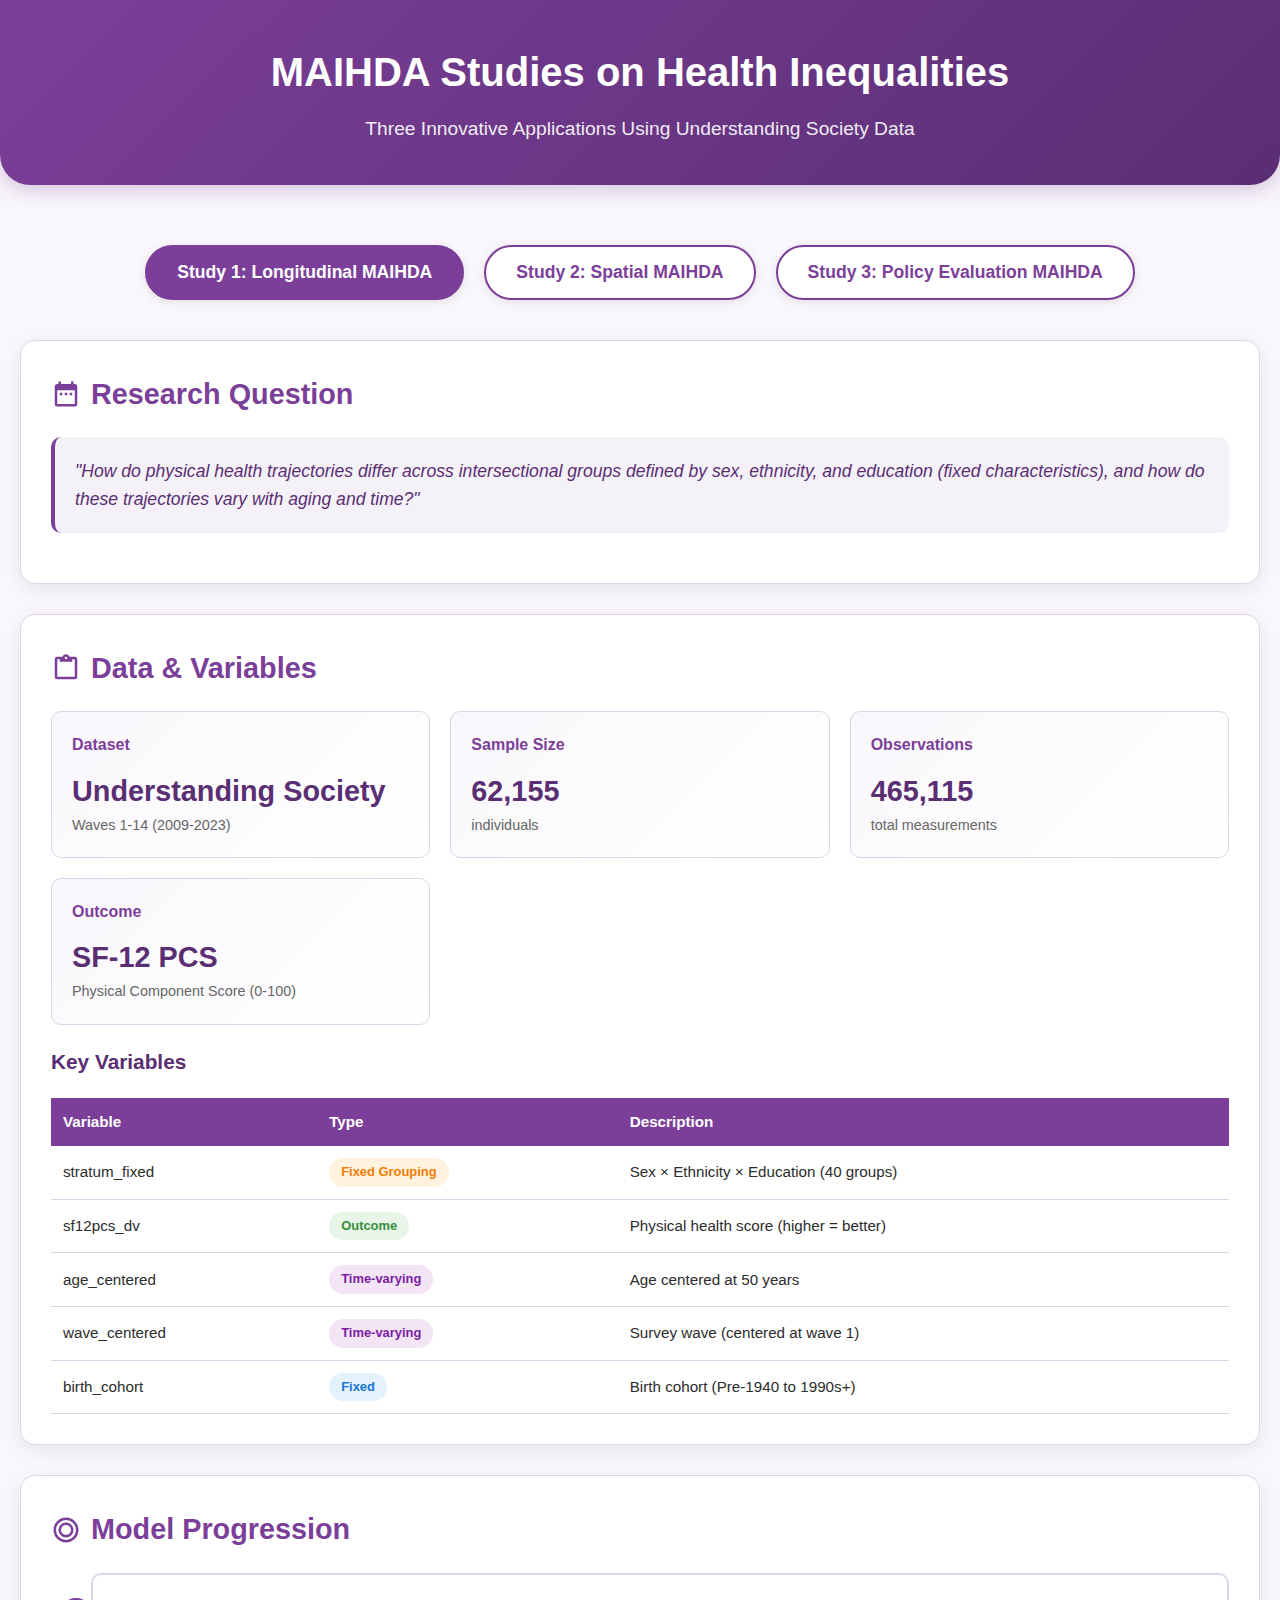
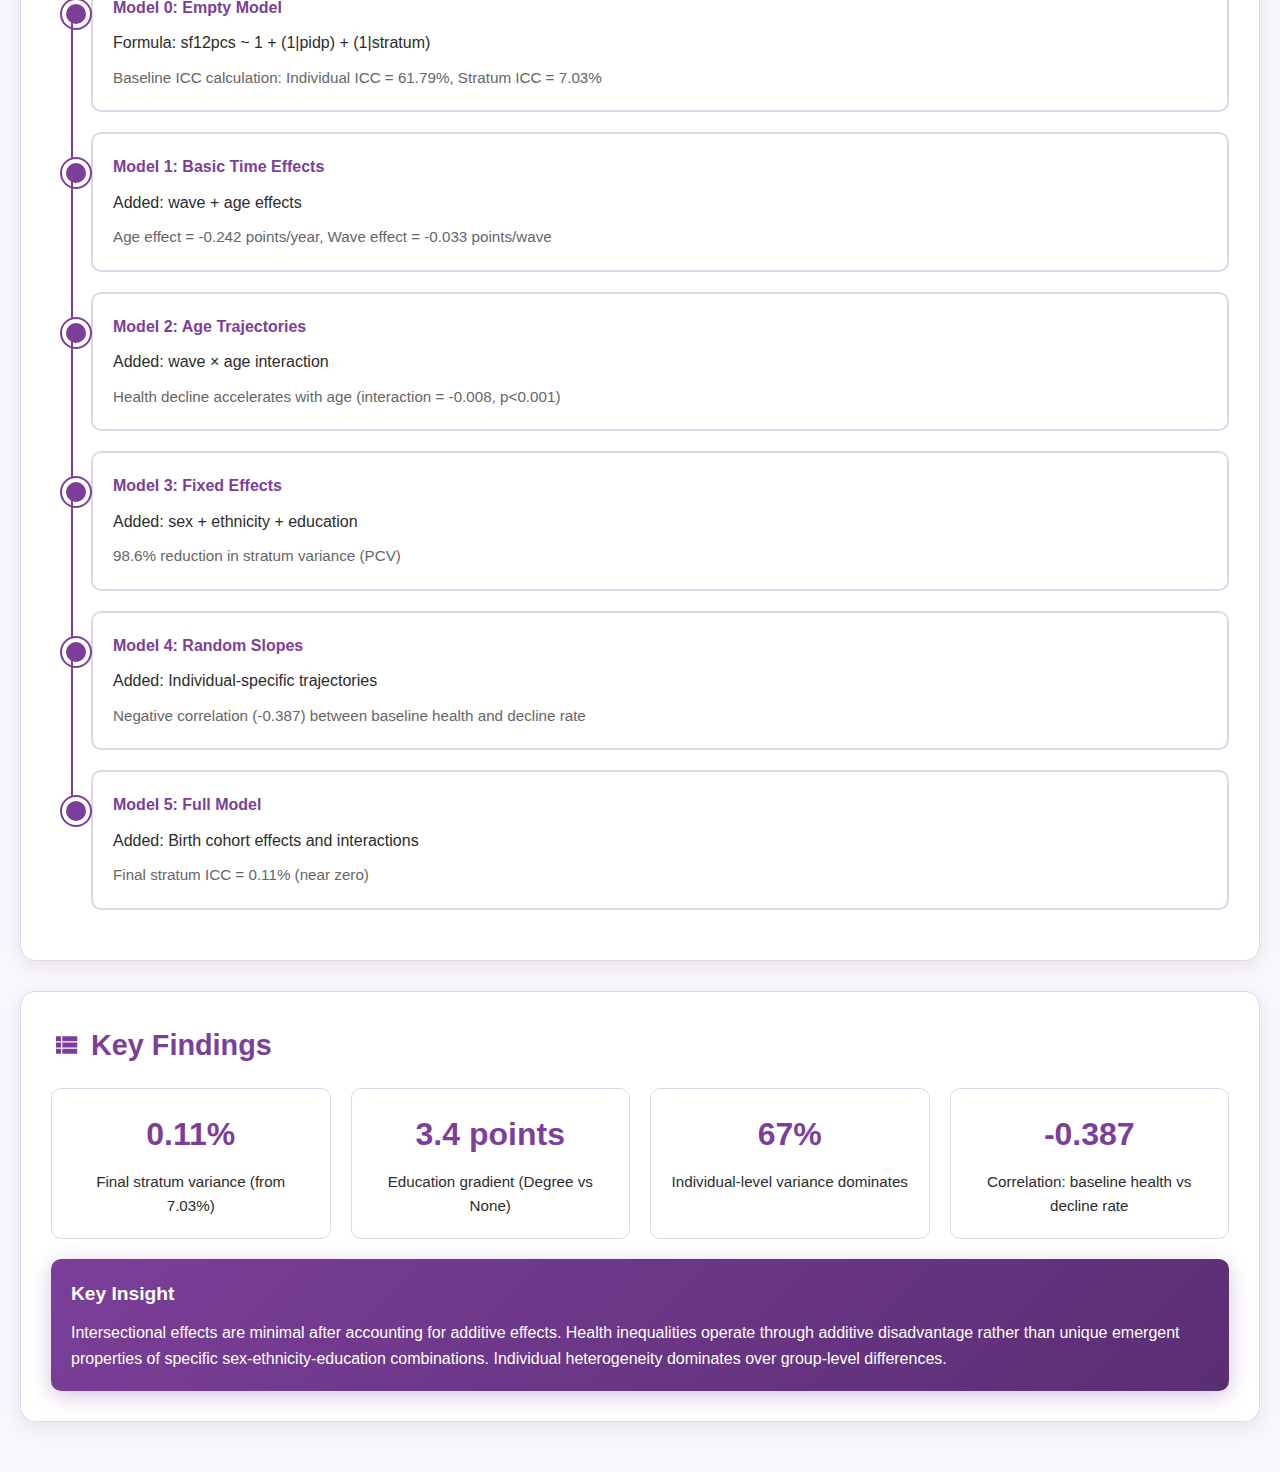
<file: 4_ukhls_model_progression.html>
<!DOCTYPE html>
<html lang="en">
<head>
    <meta charset="UTF-8">
    <meta name="viewport" content="width=device-width, initial-scale=1.0">
    <title>MAIHDA Studies: Health Inequalities Research</title>
    <style>
        :root {
            --primary-color: #7B3F99;
            --primary-light: #9d66b8;
            --primary-dark: #5a2e73;
            --secondary-color: #f4f1f8;
            --text-dark: #2c2c2c;
            --text-light: #666;
            --border-color: #e0d5e8;
            --success: #4caf50;
            --warning: #ff9800;
            --danger: #f44336;
        }

        * {
            margin: 0;
            padding: 0;
            box-sizing: border-box;
        }

        body {
            font-family: -apple-system, BlinkMacSystemFont, 'Segoe UI', Roboto, Oxygen, Ubuntu, Cantarell, sans-serif;
            line-height: 1.6;
            color: var(--text-dark);
            background: #f9f7fb;
        }

        .container {
            max-width: 1400px;
            margin: 0 auto;
            padding: 20px;
        }

        header {
            background: linear-gradient(135deg, var(--primary-color) 0%, var(--primary-dark) 100%);
            color: white;
            padding: 40px 0;
            text-align: center;
            box-shadow: 0 4px 20px rgba(123, 63, 153, 0.3);
            margin-bottom: 40px;
            border-radius: 0 0 30px 30px;
        }

        header h1 {
            font-size: 2.5em;
            margin-bottom: 10px;
            font-weight: 700;
        }

        header p {
            font-size: 1.2em;
            opacity: 0.9;
        }

        .study-tabs {
            display: flex;
            justify-content: center;
            gap: 20px;
            margin-bottom: 40px;
            flex-wrap: wrap;
        }

        .tab-button {
            padding: 15px 30px;
            background: white;
            border: 2px solid var(--primary-color);
            color: var(--primary-color);
            cursor: pointer;
            border-radius: 30px;
            font-size: 1.1em;
            font-weight: 600;
            transition: all 0.3s ease;
            box-shadow: 0 2px 10px rgba(0, 0, 0, 0.1);
        }

        .tab-button:hover {
            transform: translateY(-2px);
            box-shadow: 0 4px 20px rgba(123, 63, 153, 0.3);
        }

        .tab-button.active {
            background: var(--primary-color);
            color: white;
        }

        .study-content {
            display: none;
            animation: fadeIn 0.5s ease;
        }

        .study-content.active {
            display: block;
        }

        @keyframes fadeIn {
            from {
                opacity: 0;
                transform: translateY(20px);
            }
            to {
                opacity: 1;
                transform: translateY(0);
            }
        }

        .section {
            background: white;
            padding: 30px;
            margin-bottom: 30px;
            border-radius: 15px;
            box-shadow: 0 5px 20px rgba(0, 0, 0, 0.08);
            border: 1px solid var(--border-color);
        }

        .section h2 {
            color: var(--primary-color);
            margin-bottom: 20px;
            font-size: 1.8em;
            display: flex;
            align-items: center;
            gap: 10px;
        }

        .section h3 {
            color: var(--primary-dark);
            margin-top: 20px;
            margin-bottom: 15px;
            font-size: 1.3em;
        }

        .icon {
            width: 30px;
            height: 30px;
            fill: var(--primary-color);
        }

        .question-box {
            background: var(--secondary-color);
            padding: 20px;
            border-radius: 10px;
            border-left: 4px solid var(--primary-color);
            margin-bottom: 20px;
            font-style: italic;
            font-size: 1.1em;
            color: var(--primary-dark);
        }

        .data-grid {
            display: grid;
            grid-template-columns: repeat(auto-fit, minmax(300px, 1fr));
            gap: 20px;
            margin-top: 20px;
        }

        .data-card {
            background: linear-gradient(135deg, #f9f7fb 0%, #fff 100%);
            padding: 20px;
            border-radius: 10px;
            border: 1px solid var(--border-color);
            transition: transform 0.3s ease;
        }

        .data-card:hover {
            transform: translateY(-5px);
            box-shadow: 0 8px 25px rgba(0, 0, 0, 0.1);
        }

        .data-card h4 {
            color: var(--primary-color);
            margin-bottom: 10px;
        }

        .data-card .value {
            font-size: 1.8em;
            font-weight: bold;
            color: var(--primary-dark);
        }

        .data-card .label {
            color: var(--text-light);
            font-size: 0.9em;
        }

        .model-progression {
            position: relative;
            padding-left: 40px;
            margin-top: 20px;
        }

        .model-step {
            position: relative;
            padding: 20px;
            margin-bottom: 20px;
            background: white;
            border-radius: 10px;
            border: 2px solid var(--border-color);
            transition: all 0.3s ease;
        }

        .model-step:hover {
            border-color: var(--primary-color);
            box-shadow: 0 5px 20px rgba(123, 63, 153, 0.2);
        }

        .model-step::before {
            content: '';
            position: absolute;
            left: -31px;
            top: 25px;
            width: 20px;
            height: 20px;
            background: var(--primary-color);
            border-radius: 50%;
            border: 4px solid white;
            box-shadow: 0 0 0 2px var(--primary-color);
        }

        .model-step::after {
            content: '';
            position: absolute;
            left: -22px;
            top: 45px;
            width: 2px;
            height: calc(100% + 20px);
            background: var(--primary-color);
        }

        .model-step:last-child::after {
            display: none;
        }

        .model-step h4 {
            color: var(--primary-color);
            margin-bottom: 10px;
        }

        .model-step .details {
            color: var(--text-light);
            font-size: 0.95em;
            margin-top: 10px;
        }

        .findings-grid {
            display: grid;
            grid-template-columns: repeat(auto-fit, minmax(250px, 1fr));
            gap: 20px;
            margin-top: 20px;
        }

        .finding-card {
            background: white;
            padding: 20px;
            border-radius: 10px;
            text-align: center;
            border: 1px solid var(--border-color);
            transition: all 0.3s ease;
        }

        .finding-card:hover {
            transform: translateY(-5px);
            box-shadow: 0 8px 25px rgba(0, 0, 0, 0.15);
        }

        .finding-card .metric {
            font-size: 2em;
            font-weight: bold;
            color: var(--primary-color);
            margin-bottom: 10px;
        }

        .finding-card .description {
            color: var(--text-dark);
            font-size: 0.95em;
        }

        .key-insight {
            background: linear-gradient(135deg, var(--primary-color) 0%, var(--primary-dark) 100%);
            color: white;
            padding: 20px;
            border-radius: 10px;
            margin-top: 20px;
            box-shadow: 0 5px 20px rgba(123, 63, 153, 0.3);
        }

        .key-insight h4 {
            margin-bottom: 10px;
            font-size: 1.2em;
        }

        .table-responsive {
            overflow-x: auto;
            margin-top: 20px;
        }

        table {
            width: 100%;
            border-collapse: collapse;
            font-size: 0.95em;
        }

        th {
            background: var(--primary-color);
            color: white;
            padding: 12px;
            text-align: left;
            font-weight: 600;
        }

        td {
            padding: 12px;
            border-bottom: 1px solid var(--border-color);
        }

        tr:hover {
            background: var(--secondary-color);
        }

        .variable-type {
            display: inline-block;
            padding: 4px 12px;
            border-radius: 20px;
            font-size: 0.85em;
            font-weight: 600;
        }

        .type-fixed {
            background: #e3f2fd;
            color: #1976d2;
        }

        .type-time-varying {
            background: #f3e5f5;
            color: #7b1fa2;
        }

        .type-outcome {
            background: #e8f5e9;
            color: #388e3c;
        }

        .type-grouping {
            background: #fff3e0;
            color: #f57c00;
        }
    </style>
</head>
<body>
    <header>
        <h1>MAIHDA Studies on Health Inequalities</h1>
        <p>Three Innovative Applications Using Understanding Society Data</p>
    </header>

    <div class="container">
        <div class="study-tabs">
            <button class="tab-button active" onclick="showStudy('study1')">
                Study 1: Longitudinal MAIHDA
            </button>
            <button class="tab-button" onclick="showStudy('study2')">
                Study 2: Spatial MAIHDA
            </button>
            <button class="tab-button" onclick="showStudy('study3')">
                Study 3: Policy Evaluation MAIHDA
            </button>
        </div>

        <!-- Study 1: Longitudinal MAIHDA -->
        <div id="study1" class="study-content active">
            <div class="section">
                <h2>
                    <svg class="icon" viewBox="0 0 24 24">
                        <path d="M9,11H7V13H9V11M13,11H11V13H13V11M17,11H15V13H17V11M19,4H18V2H16V4H8V2H6V4H5C3.89,4 3,4.9 3,6V20A2,2 0 0,0 5,22H19A2,2 0 0,0 21,20V6A2,2 0 0,0 19,4M19,20H5V9H19V20Z"/>
                    </svg>
                    Research Question
                </h2>
                <div class="question-box">
                    "How do physical health trajectories differ across intersectional groups defined by sex, ethnicity, and education (fixed characteristics), and how do these trajectories vary with aging and time?"
                </div>
            </div>

            <div class="section">
                <h2>
                    <svg class="icon" viewBox="0 0 24 24">
                        <path d="M19,3H14.82C14.4,1.84 13.3,1 12,1C10.7,1 9.6,1.84 9.18,3H5A2,2 0 0,0 3,5V19A2,2 0 0,0 5,21H19A2,2 0 0,0 21,19V5A2,2 0 0,0 19,3M12,3A1,1 0 0,1 13,4A1,1 0 0,1 12,5A1,1 0 0,1 11,4A1,1 0 0,1 12,3M7,7H17V5H19V19H5V5H7V7Z"/>
                    </svg>
                    Data & Variables
                </h2>
                
                <div class="data-grid">
                    <div class="data-card">
                        <h4>Dataset</h4>
                        <div class="value">Understanding Society</div>
                        <div class="label">Waves 1-14 (2009-2023)</div>
                    </div>
                    <div class="data-card">
                        <h4>Sample Size</h4>
                        <div class="value">62,155</div>
                        <div class="label">individuals</div>
                    </div>
                    <div class="data-card">
                        <h4>Observations</h4>
                        <div class="value">465,115</div>
                        <div class="label">total measurements</div>
                    </div>
                    <div class="data-card">
                        <h4>Outcome</h4>
                        <div class="value">SF-12 PCS</div>
                        <div class="label">Physical Component Score (0-100)</div>
                    </div>
                </div>

                <h3>Key Variables</h3>
                <div class="table-responsive">
                    <table>
                        <tr>
                            <th>Variable</th>
                            <th>Type</th>
                            <th>Description</th>
                        </tr>
                        <tr>
                            <td>stratum_fixed</td>
                            <td><span class="variable-type type-grouping">Fixed Grouping</span></td>
                            <td>Sex × Ethnicity × Education (40 groups)</td>
                        </tr>
                        <tr>
                            <td>sf12pcs_dv</td>
                            <td><span class="variable-type type-outcome">Outcome</span></td>
                            <td>Physical health score (higher = better)</td>
                        </tr>
                        <tr>
                            <td>age_centered</td>
                            <td><span class="variable-type type-time-varying">Time-varying</span></td>
                            <td>Age centered at 50 years</td>
                        </tr>
                        <tr>
                            <td>wave_centered</td>
                            <td><span class="variable-type type-time-varying">Time-varying</span></td>
                            <td>Survey wave (centered at wave 1)</td>
                        </tr>
                        <tr>
                            <td>birth_cohort</td>
                            <td><span class="variable-type type-fixed">Fixed</span></td>
                            <td>Birth cohort (Pre-1940 to 1990s+)</td>
                        </tr>
                    </table>
                </div>
            </div>

            <div class="section">
                <h2>
                    <svg class="icon" viewBox="0 0 24 24">
                        <path d="M12,2A10,10 0 0,0 2,12A10,10 0 0,0 12,22A10,10 0 0,0 22,12A10,10 0 0,0 12,2M12,4A8,8 0 0,1 20,12A8,8 0 0,1 12,20A8,8 0 0,1 4,12A8,8 0 0,1 12,4M12,6A6,6 0 0,0 6,12A6,6 0 0,0 12,18A6,6 0 0,0 18,12A6,6 0 0,0 12,6M12,8A4,4 0 0,1 16,12A4,4 0 0,1 12,16A4,4 0 0,1 8,12A4,4 0 0,1 12,8Z"/>
                    </svg>
                    Model Progression
                </h2>
                
                <div class="model-progression">
                    <div class="model-step">
                        <h4>Model 0: Empty Model</h4>
                        <div>Formula: sf12pcs ~ 1 + (1|pidp) + (1|stratum)</div>
                        <div class="details">Baseline ICC calculation: Individual ICC = 61.79%, Stratum ICC = 7.03%</div>
                    </div>
                    <div class="model-step">
                        <h4>Model 1: Basic Time Effects</h4>
                        <div>Added: wave + age effects</div>
                        <div class="details">Age effect = -0.242 points/year, Wave effect = -0.033 points/wave</div>
                    </div>
                    <div class="model-step">
                        <h4>Model 2: Age Trajectories</h4>
                        <div>Added: wave × age interaction</div>
                        <div class="details">Health decline accelerates with age (interaction = -0.008, p<0.001)</div>
                    </div>
                    <div class="model-step">
                        <h4>Model 3: Fixed Effects</h4>
                        <div>Added: sex + ethnicity + education</div>
                        <div class="details">98.6% reduction in stratum variance (PCV)</div>
                    </div>
                    <div class="model-step">
                        <h4>Model 4: Random Slopes</h4>
                        <div>Added: Individual-specific trajectories</div>
                        <div class="details">Negative correlation (-0.387) between baseline health and decline rate</div>
                    </div>
                    <div class="model-step">
                        <h4>Model 5: Full Model</h4>
                        <div>Added: Birth cohort effects and interactions</div>
                        <div class="details">Final stratum ICC = 0.11% (near zero)</div>
                    </div>
                </div>
            </div>

            <div class="section">
                <h2>
                    <svg class="icon" viewBox="0 0 24 24">
                        <path d="M9,5V9H21V5M9,19H21V15H9M9,14H21V10H9M4,9H8V5H4M4,19H8V15H4M4,14H8V10H4V14Z"/>
                    </svg>
                    Key Findings
                </h2>
                
                <div class="findings-grid">
                    <div class="finding-card">
                        <div class="metric">0.11%</div>
                        <div class="description">Final stratum variance (from 7.03%)</div>
                    </div>
                    <div class="finding-card">
                        <div class="metric">3.4 points</div>
                        <div class="description">Education gradient (Degree vs None)</div>
                    </div>
                    <div class="finding-card">
                        <div class="metric">67%</div>
                        <div class="description">Individual-level variance dominates</div>
                    </div>
                    <div class="finding-card">
                        <div class="metric">-0.387</div>
                        <div class="description">Correlation: baseline health vs decline rate</div>
                    </div>
                </div>

                <div class="key-insight">
                    <h4>Key Insight</h4>
                    <p>Intersectional effects are minimal after accounting for additive effects. Health inequalities operate through additive disadvantage rather than unique emergent properties of specific sex-ethnicity-education combinations. Individual heterogeneity dominates over group-level differences.</p>
                </div>
            </div>
        </div>

        <!-- Study 2: Spatial MAIHDA -->
        <div id="study2" class="study-content">
            <div class="section">
                <h2>
                    <svg class="icon" viewBox="0 0 24 24">
                        <path d="M9,11H7V13H9V11M13,11H11V13H13V11M17,11H15V13H17V11M19,4H18V2H16V4H8V2H6V4H5C3.89,4 3,4.9 3,6V20A2,2 0 0,0 5,22H19A2,2 0 0,0 21,20V6A2,2 0 0,0 19,4M19,20H5V9H19V20Z"/>
                    </svg>
                    Research Question
                </h2>
                <div class="question-box">
                    "To what extent do geographic contexts amplify or mitigate mental health inequalities across intersectional groups?"
                </div>
            </div>

            <div class="section">
                <h2>
                    <svg class="icon" viewBox="0 0 24 24">
                        <path d="M19,3H14.82C14.4,1.84 13.3,1 12,1C10.7,1 9.6,1.84 9.18,3H5A2,2 0 0,0 3,5V19A2,2 0 0,0 5,21H19A2,2 0 0,0 21,19V5A2,2 0 0,0 19,3M12,3A1,1 0 0,1 13,4A1,1 0 0,1 12,5A1,1 0 0,1 11,4A1,1 0 0,1 12,3M7,7H17V5H19V19H5V5H7V7Z"/>
                    </svg>
                    Data & Variables
                </h2>
                
                <div class="data-grid">
                    <div class="data-card">
                        <h4>Dataset</h4>
                        <div class="value">Wave 14</div>
                        <div class="label">Cross-sectional analysis</div>
                    </div>
                    <div class="data-card">
                        <h4>Sample Size</h4>
                        <div class="value">33,977</div>
                        <div class="label">individuals</div>
                    </div>
                    <div class="data-card">
                        <h4>Geographic Units</h4>
                        <div class="value">25</div>
                        <div class="label">Region × Urban/Rural</div>
                    </div>
                    <div class="data-card">
                        <h4>Intersectional Strata</h4>
                        <div class="value">246</div>
                        <div class="label">groups</div>
                    </div>
                </div>

                <h3>Key Variables</h3>
                <div class="table-responsive">
                    <table>
                        <tr>
                            <th>Variable</th>
                            <th>Type</th>
                            <th>Description</th>
                        </tr>
                        <tr>
                            <td>sf12mcs_dv</td>
                            <td><span class="variable-type type-outcome">Outcome</span></td>
                            <td>Mental health score (0-100, higher = better)</td>
                        </tr>
                        <tr>
                            <td>stratum</td>
                            <td><span class="variable-type type-grouping">Grouping</span></td>
                            <td>Sex × Ethnicity × Education × Age</td>
                        </tr>
                        <tr>
                            <td>spatial_unit</td>
                            <td><span class="variable-type type-grouping">Grouping</span></td>
                            <td>Region × Urban/Rural (e.g., "R7_Urban" = London Urban)</td>
                        </tr>
                        <tr>
                            <td>area_deprivation</td>
                            <td><span class="variable-type type-fixed">Area-level</span></td>
                            <td>Standardized composite deprivation score</td>
                        </tr>
                    </table>
                </div>
            </div>

            <div class="section">
                <h2>
                    <svg class="icon" viewBox="0 0 24 24">
                        <path d="M12,2A10,10 0 0,0 2,12A10,10 0 0,0 12,22A10,10 0 0,0 22,12A10,10 0 0,0 12,2M12,4A8,8 0 0,1 20,12A8,8 0 0,1 12,20A8,8 0 0,1 4,12A8,8 0 0,1 12,4M12,6A6,6 0 0,0 6,12A6,6 0 0,0 12,18A6,6 0 0,0 18,12A6,6 0 0,0 12,6M12,8A4,4 0 0,1 16,12A4,4 0 0,1 12,16A4,4 0 0,1 8,12A4,4 0 0,1 12,8Z"/>
                    </svg>
                    Model Progression
                </h2>
                
                <div class="model-progression">
                    <div class="model-step">
                        <h4>Model 1: Cross-Classified Null Model</h4>
                        <div>sf12mcs ~ 1 + (1|stratum) + (1|spatial_unit)</div>
                        <div class="details">Stratum ICC = 8.2%, Spatial ICC = 0.5%</div>
                    </div>
                    <div class="model-step">
                        <h4>Model 2: Individual-Level Effects</h4>
                        <div>Added: sex + ethnicity + education + age</div>
                        <div class="details">Stratum PCV = 75.4%</div>
                    </div>
                    <div class="model-step">
                        <h4>Model 3: Area-Level Effects</h4>
                        <div>Added: area_deprivation</div>
                        <div class="details">Each unit increase in deprivation → 0.536 point decrease in MCS</div>
                    </div>
                    <div class="model-step">
                        <h4>Model 4: Cross-Level Interactions</h4>
                        <div>Tested: education × area_deprivation</div>
                        <div class="details">No significant interaction (p = 0.78)</div>
                    </div>
                </div>
            </div>

            <div class="section">
                <h2>
                    <svg class="icon" viewBox="0 0 24 24">
                        <path d="M9,5V9H21V5M9,19H21V15H9M9,14H21V10H9M4,9H8V5H4M4,19H8V15H4M4,14H8V10H4V14Z"/>
                    </svg>
                    Key Findings
                </h2>
                
                <div class="findings-grid">
                    <div class="finding-card">
                        <div class="metric">1.8 points</div>
                        <div class="description">Urban-rural mental health gap</div>
                    </div>
                    <div class="finding-card">
                        <div class="metric">2.4 points</div>
                        <div class="description">Regional variation (best to worst)</div>
                    </div>
                    <div class="finding-card">
                        <div class="metric">0.5%</div>
                        <div class="description">Spatial variance (very limited)</div>
                    </div>
                    <div class="finding-card">
                        <div class="metric">6 areas</div>
                        <div class="description">Priority areas identified</div>
                    </div>
                </div>

                <div class="key-insight">
                    <h4>Key Insight</h4>
                    <p>Geographic effects are minimal compared to individual and intersectional effects. Rural areas show 1.8 points better mental health than urban areas. Only 0.5% of variance is attributable to geographic areas, suggesting that place-based interventions alone may have limited impact.</p>
                </div>
            </div>
        </div>

        <!-- Study 3: Policy Evaluation MAIHDA -->
        <div id="study3" class="study-content">
            <div class="section">
                <h2>
                    <svg class="icon" viewBox="0 0 24 24">
                        <path d="M9,11H7V13H9V11M13,11H11V13H13V11M17,11H15V13H17V11M19,4H18V2H16V4H8V2H6V4H5C3.89,4 3,4.9 3,6V20A2,2 0 0,0 5,22H19A2,2 0 0,0 21,20V6A2,2 0 0,0 19,4M19,20H5V9H19V20Z"/>
                    </svg>
                    Research Question
                </h2>
                <div class="question-box">
                    "How did COVID-19 differentially impact mental health across intersectional groups, and which groups were most vulnerable to mental health deterioration?"
                </div>
            </div>

            <div class="section">
                <h2>
                    <svg class="icon" viewBox="0 0 24 24">
                        <path d="M19,3H14.82C14.4,1.84 13.3,1 12,1C10.7,1 9.6,1.84 9.18,3H5A2,2 0 0,0 3,5V19A2,2 0 0,0 5,21H19A2,2 0 0,0 21,19V5A2,2 0 0,0 19,3M12,3A1,1 0 0,1 13,4A1,1 0 0,1 12,5A1,1 0 0,1 11,4A1,1 0 0,1 12,3M7,7H17V5H19V19H5V5H7V7Z"/>
                    </svg>
                    Data & Variables
                </h2>
                
                <div class="data-grid">
                    <div class="data-card">
                        <h4>Baseline</h4>
                        <div class="value">Wave 11</div>
                        <div class="label">Pre-COVID (2019-2020)</div>
                    </div>
                    <div class="data-card">
                        <h4>COVID Waves</h4>
                        <div class="value">9 surveys</div>
                        <div class="label">April 2020 - March 2021</div>
                    </div>
                    <div class="data-card">
                        <h4>Sample Size</h4>
                        <div class="value">17,678</div>
                        <div class="label">individuals with baseline + COVID data</div>
                    </div>
                    <div class="data-card">
                        <h4>Observations</h4>
                        <div class="value">111,101</div>
                        <div class="label">with GHQ scores</div>
                    </div>
                </div>

                <h3>Key Variables</h3>
                <div class="table-responsive">
                    <table>
                        <tr>
                            <th>Variable</th>
                            <th>Type</th>
                            <th>Description</th>
                        </tr>
                        <tr>
                            <td>scghq1_dv</td>
                            <td><span class="variable-type type-outcome">Outcome</span></td>
                            <td>GHQ-12 score (0-36, higher = worse mental health)</td>
                        </tr>
                        <tr>
                            <td>ghq_change</td>
                            <td><span class="variable-type type-outcome">Outcome</span></td>
                            <td>COVID GHQ - Baseline GHQ</td>
                        </tr>
                        <tr>
                            <td>deteriorated</td>
                            <td><span class="variable-type type-outcome">Binary Outcome</span></td>
                            <td>Clinical deterioration (change ≥ 4 points)</td>
                        </tr>
                        <tr>
                            <td>lockdown</td>
                            <td><span class="variable-type type-time-varying">Context</span></td>
                            <td>"Lockdown 1", "Lockdown 2", "No lockdown"</td>
                        </tr>
                    </table>
                </div>
            </div>

            <div class="section">
                <h2>
                    <svg class="icon" viewBox="0 0 24 24">
                        <path d="M12,2A10,10 0 0,0 2,12A10,10 0 0,0 12,22A10,10 0 0,0 22,12A10,10 0 0,0 12,2M12,4A8,8 0 0,1 20,12A8,8 0 0,1 12,20A8,8 0 0,1 4,12A8,8 0 0,1 12,4M12,6A6,6 0 0,0 6,12A6,6 0 0,0 12,18A6,6 0 0,0 18,12A6,6 0 0,0 12,6M12,8A4,4 0 0,1 16,12A4,4 0 0,1 12,16A4,4 0 0,1 8,12A4,4 0 0,1 12,8Z"/>
                    </svg>
                    Model Progression
                </h2>
                
                <div class="model-progression">
                    <div class="model-step">
                        <h4>Model 1: Null Model for Change Score</h4>
                        <div>ghq_change ~ 1 + (1|stratum) + (1|pidp)</div>
                        <div class="details">Individual ICC = 66.07%, Stratum ICC = 1.02%</div>
                    </div>
                    <div class="model-step">
                        <h4>Model 2: Individual Characteristics</h4>
                        <div>Added: demographics predicting change</div>
                        <div class="details">Stratum PCV = 91%</div>
                    </div>
                    <div class="model-step">
                        <h4>Model 3: Baseline Mental Health Effects</h4>
                        <div>Added: baseline_ghq + baseline_income</div>
                        <div class="details">Baseline GHQ coefficient = -0.439 (regression to mean)</div>
                    </div>
                    <div class="model-step">
                        <h4>Model 4: Interaction Model</h4>
                        <div>Tested: differential vulnerability</div>
                        <div class="details">Significant interaction - impact varies by education and baseline health</div>
                    </div>
                    <div class="model-step">
                        <h4>Model 5: Longitudinal Recovery Model</h4>
                        <div>Growth curve for recovery</div>
                        <div class="details">Minimal overall recovery trend (-0.003 points/month)</div>
                    </div>
                </div>
            </div>

            <div class="section">
                <h2>
                    <svg class="icon" viewBox="0 0 24 24">
                        <path d="M9,5V9H21V5M9,19H21V15H9M9,14H21V10H9M4,9H8V5H4M4,19H8V15H4M4,14H8V10H4V14Z"/>
                    </svg>
                    Key Findings
                </h2>
                
                <div class="findings-grid">
                    <div class="finding-card">
                        <div class="metric">0.61</div>
                        <div class="description">Mean GHQ increase</div>
                    </div>
                    <div class="finding-card">
                        <div class="metric">22%</div>
                        <div class="description">Clinical deterioration rate</div>
                    </div>
                    <div class="finding-card">
                        <div class="metric">Nov 2020</div>
                        <div class="description">Peak impact (second lockdown)</div>
                    </div>
                    <div class="finding-card">
                        <div class="metric">Young women</div>
                        <div class="description">Most vulnerable group</div>
                    </div>
                </div>

                <h3>Most Vulnerable Groups</h3>
                <div class="table-responsive">
                    <table>
                        <tr>
                            <th>Group</th>
                            <th>Mean Change</th>
                            <th>% Deteriorated</th>
                        </tr>
                        <tr>
                            <td>Female Black A-Level 16-24</td>
                            <td>+4.0 points</td>
                            <td>55.8%</td>
                        </tr>
                        <tr>
                            <td>Female Asian A-Level 16-24</td>
                            <td>+3.6 points</td>
                            <td>49.2%</td>
                        </tr>
                        <tr>
                            <td>Female White A-Level 16-24</td>
                            <td>+2.4 points</td>
                            <td>37.7%</td>
                        </tr>
                    </table>
                </div>

                <div class="key-insight">
                    <h4>Key Insight</h4>
                    <p>COVID-19 mental health impacts were highly heterogeneous across intersectional groups. Young women with lower education levels were most vulnerable, while older adults and those with higher baseline mental health showed greater resilience. Recovery patterns varied significantly, with some groups showing persistent effects.</p>
                </div>
            </div>
        </div>
    </div>

    <script>
        function showStudy(studyId) {
            // Hide all study contents
            const allContents = document.querySelectorAll('.study-content');
            allContents.forEach(content => {
                content.classList.remove('active');
            });
            
            // Remove active class from all tabs
            const allTabs = document.querySelectorAll('.tab-button');
            allTabs.forEach(tab => {
                tab.classList.remove('active');
            });
            
            // Show selected study content
            document.getElementById(studyId).classList.add('active');
            
            // Add active class to clicked tab
            event.target.classList.add('active');
        }

        // Add smooth scrolling
        document.querySelectorAll('a[href^="#"]').forEach(anchor => {
            anchor.addEventListener('click', function (e) {
                e.preventDefault();
                document.querySelector(this.getAttribute('href')).scrollIntoView({
                    behavior: 'smooth'
                });
            });
        });

        // Add hover effects to cards
        document.querySelectorAll('.data-card, .finding-card').forEach(card => {
            card.addEventListener('mouseenter', function() {
                this.style.transform = 'translateY(-5px)';
            });
            card.addEventListener('mouseleave', function() {
                this.style.transform = 'translateY(0)';
            });
        });
    </script>
</body>
</html>
</file>
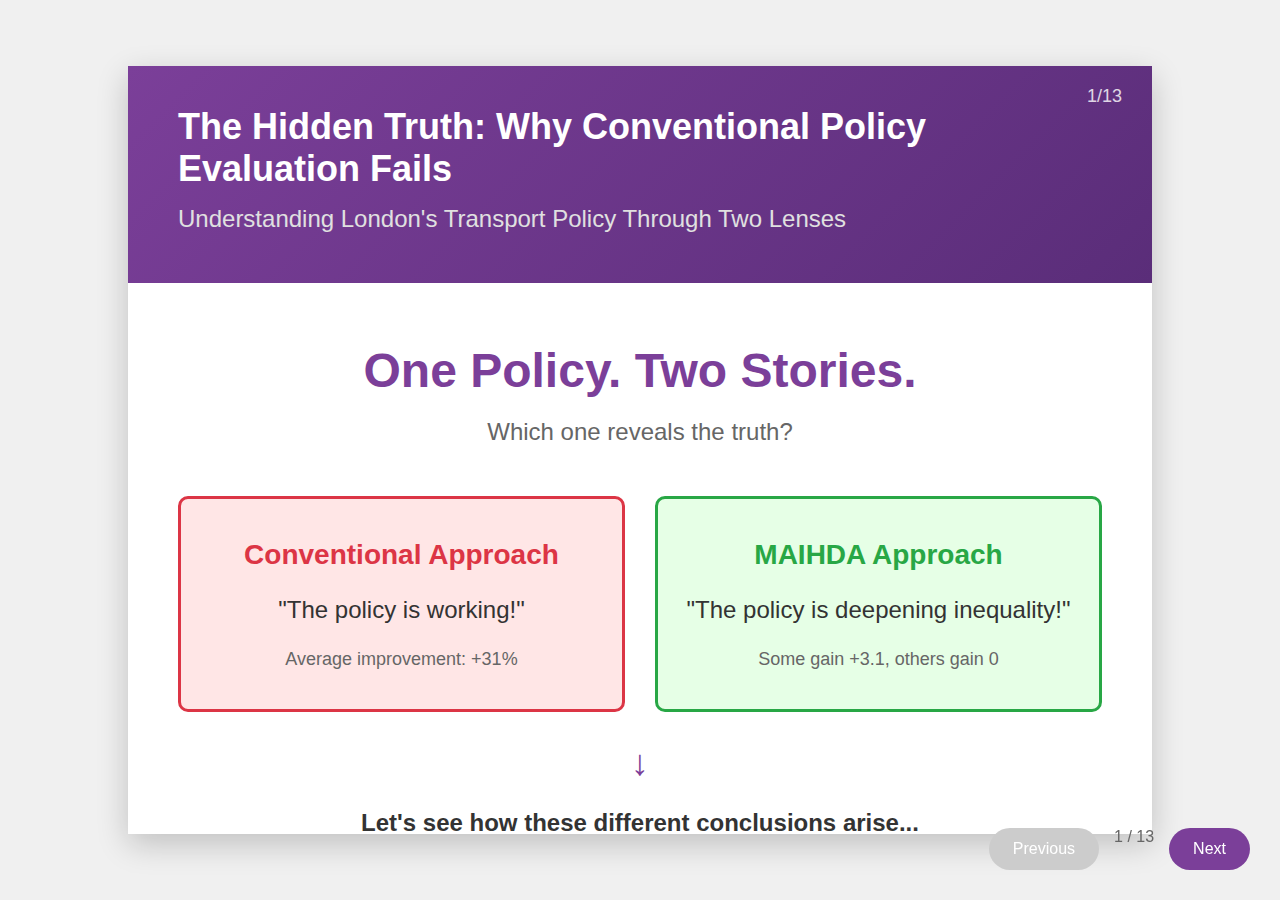
<file: 6_london_free_transport.html>
<!DOCTYPE html>
<html lang="en">
<head>
    <meta charset="UTF-8">
    <meta name="viewport" content="width=device-width, initial-scale=1.0">
    <title>Complete Transport Policy Analysis: Conventional vs MAIHDA</title>
    <style>
        * {
            margin: 0;
            padding: 0;
            box-sizing: border-box;
        }
        
        body {
            font-family: -apple-system, BlinkMacSystemFont, 'Segoe UI', Roboto, Arial, sans-serif;
            background: #f0f0f0;
            color: #333;
            overflow: hidden;
        }
        
        .presentation {
            width: 100vw;
            height: 100vh;
            display: flex;
            align-items: center;
            justify-content: center;
            position: relative;
        }
        
        .slide {
            width: 1024px;
            height: 768px;
            background: white;
            position: absolute;
            display: none;
            box-shadow: 0 10px 30px rgba(0,0,0,0.2);
            overflow: hidden;
        }
        
        .slide.active {
            display: block;
        }
        
        .slide-header {
            background: linear-gradient(135deg, #7B3F99 0%, #5A2D79 100%);
            color: white;
            padding: 40px 50px 30px;
        }
        
        .slide-content {
            padding: 40px 50px;
            height: calc(100% - 120px);
            overflow-y: auto;
        }
        
        h1 {
            font-size: 48px;
            font-weight: 700;
            margin-bottom: 10px;
            color: #7B3F99;
        }
        
        h2 {
            font-size: 36px;
            font-weight: 600;
            color: white;
            margin-bottom: 10px;
        }
        
        h3 {
            font-size: 28px;
            font-weight: 600;
            color: #7B3F99;
            margin-bottom: 15px;
            margin-top: 20px;
        }
        
        h4 {
            font-size: 22px;
            font-weight: 600;
            color: #333;
            margin-bottom: 10px;
        }
        
        p {
            font-size: 20px;
            line-height: 1.6;
            margin-bottom: 15px;
        }
        
        ul, ol {
            margin-left: 30px;
            margin-bottom: 20px;
        }
        
        li {
            font-size: 20px;
            line-height: 1.6;
            margin-bottom: 10px;
        }
        
        .code-box {
            background: #f5f5f5;
            border: 2px solid #ddd;
            border-radius: 8px;
            padding: 20px;
            margin: 20px 0;
            font-family: 'Courier New', monospace;
            font-size: 18px;
            overflow-x: auto;
        }
        
        .code-dark {
            background: #2d2d2d;
            color: #f8f8f2;
            border-radius: 8px;
            padding: 20px;
            margin: 20px 0;
            font-family: 'Consolas', 'Monaco', 'Courier New', monospace;
            font-size: 14px;
            overflow-x: auto;
            line-height: 1.5;
        }
        
        .code-comment {
            color: #75715e;
            font-style: italic;
        }
        
        .code-keyword {
            color: #66d9ef;
        }
        
        .code-function {
            color: #a6e22e;
        }
        
        .code-string {
            color: #e6db74;
        }
        
        .code-number {
            color: #ae81ff;
        }
        
        .highlight {
            background: #FFD700;
            padding: 2px 5px;
            border-radius: 3px;
            font-weight: bold;
        }
        
        .success-box {
            background: #d4edda;
            border: 2px solid #28a745;
            border-radius: 8px;
            padding: 20px;
            margin: 20px 0;
        }
        
        .warning-box {
            background: #fff3cd;
            border: 2px solid #ffc107;
            border-radius: 8px;
            padding: 20px;
            margin: 20px 0;
        }
        
        .danger-box {
            background: #f8d7da;
            border: 2px solid #dc3545;
            border-radius: 8px;
            padding: 20px;
            margin: 20px 0;
        }
        
        .info-box {
            background: #d1ecf1;
            border: 2px solid #17a2b8;
            border-radius: 8px;
            padding: 20px;
            margin: 20px 0;
        }
        
        .comparison-grid {
            display: grid;
            grid-template-columns: 1fr 1fr;
            gap: 30px;
            margin: 30px 0;
        }
        
        .method-box {
            border: 3px solid #ddd;
            border-radius: 10px;
            padding: 20px;
            background: #fafafa;
        }
        
        .conventional-box {
            border-color: #dc3545;
            background: #ffe6e6;
        }
        
        .maihda-box {
            border-color: #28a745;
            background: #e6ffe6;
        }
        
        .navigation {
            position: fixed;
            bottom: 30px;
            right: 30px;
            display: flex;
            gap: 15px;
            z-index: 1000;
        }
        
        button {
            background: #7B3F99;
            color: white;
            border: none;
            padding: 12px 24px;
            font-size: 16px;
            border-radius: 25px;
            cursor: pointer;
            transition: all 0.3s;
        }
        
        button:hover {
            background: #5A2D79;
            transform: translateY(-2px);
        }
        
        button:disabled {
            background: #ccc;
            cursor: not-allowed;
        }
        
        .slide-number {
            position: absolute;
            top: 20px;
            right: 30px;
            color: white;
            font-size: 18px;
            opacity: 0.8;
        }
        
        .impact-table {
            width: 100%;
            border-collapse: collapse;
            margin: 20px 0;
        }
        
        .impact-table th {
            background: #7B3F99;
            color: white;
            padding: 15px;
            text-align: left;
            font-size: 18px;
        }
        
        .impact-table td {
            padding: 12px 15px;
            border-bottom: 1px solid #ddd;
            font-size: 17px;
        }
        
        .impact-table tr:nth-child(even) {
            background: #f9f9f9;
        }
        
        .positive {
            color: #28a745;
            font-weight: bold;
        }
        
        .negative {
            color: #dc3545;
            font-weight: bold;
        }
        
        .neutral {
            color: #6c757d;
        }
        
        .big-number {
            font-size: 48px;
            font-weight: bold;
            color: #7B3F99;
            text-align: center;
            margin: 20px 0;
        }
        
        .subtitle {
            font-size: 24px;
            color: #666;
            text-align: center;
        }
        
        .arrow {
            font-size: 36px;
            color: #7B3F99;
            text-align: center;
            margin: 20px 0;
        }
        
        .formula-comparison {
            display: grid;
            grid-template-columns: 1fr auto 1fr;
            gap: 20px;
            align-items: center;
            margin: 30px 0;
        }
        
        .vs-text {
            font-size: 32px;
            font-weight: bold;
            color: #dc3545;
            text-align: center;
        }
        
        .key-insight {
            background: linear-gradient(135deg, #f0e6ff 0%, #e6f3ff 100%);
            border: 3px solid #7B3F99;
            border-radius: 10px;
            padding: 25px;
            margin: 30px 0;
            box-shadow: 0 4px 8px rgba(123, 63, 153, 0.2);
        }
        
        .key-point {
            background: #f0e6ff;
            border-left: 5px solid #7B3F99;
            padding: 20px;
            margin: 20px 0;
            border-radius: 5px;
        }
        
        .data-viz {
            background: #f9f9f9;
            border: 2px solid #ddd;
            border-radius: 8px;
            padding: 20px;
            margin: 20px 0;
            text-align: center;
        }
        
        .step-box {
            background: #f8f9fa;
            border: 2px solid #ddd;
            border-radius: 8px;
            padding: 15px;
            margin: 10px 0;
        }
        
        .big-reveal {
            font-size: 32px;
            font-weight: bold;
            color: #dc3545;
            text-align: center;
            margin: 30px 0;
        }
        
        .two-column {
            display: grid;
            grid-template-columns: 1fr 1fr;
            gap: 30px;
            margin: 20px 0;
        }
    </style>
</head>
<body>
    <div class="presentation">
        <!-- PART 1: CONVENTIONAL VS MAIHDA -->
        <!-- Slide 1: Title -->
        <div class="slide active">
            <div class="slide-header">
                <h2>The Hidden Truth: Why Conventional Policy Evaluation Fails</h2>
                <p style="color: #e0e0e0; font-size: 24px;">Understanding London's Transport Policy Through Two Lenses</p>
                <span class="slide-number">1/13</span>
            </div>
            <div class="slide-content">
                <div class="big-number">One Policy. Two Stories.</div>
                <div class="subtitle">Which one reveals the truth?</div>
                
                <div class="comparison-grid" style="margin-top: 50px;">
                    <div class="method-box conventional-box">
                        <h3 style="color: #dc3545; text-align: center;">Conventional Approach</h3>
                        <p style="text-align: center; font-size: 24px; margin-top: 20px;">"The policy is working!"</p>
                        <p style="text-align: center; font-size: 18px; color: #666;">Average improvement: +31%</p>
                    </div>
                    
                    <div class="method-box maihda-box">
                        <h3 style="color: #28a745; text-align: center;">MAIHDA Approach</h3>
                        <p style="text-align: center; font-size: 24px; margin-top: 20px;">"The policy is deepening inequality!"</p>
                        <p style="text-align: center; font-size: 18px; color: #666;">Some gain +3.1, others gain 0</p>
                    </div>
                </div>
                
                <div class="arrow">↓</div>
                <p style="text-align: center; font-size: 24px; font-weight: bold;">Let's see how these different conclusions arise...</p>
            </div>
        </div>

        <!-- Slide 2: Conventional Approach -->
        <div class="slide">
            <div class="slide-header">
                <h2>The Conventional (Wrong) Approach</h2>
                <span class="slide-number">2/13</span>
            </div>
            <div class="slide-content">
                <h3>Simple Before/After Comparison</h3>
                <div class="data-viz">
                    <div style="display: flex; justify-content: space-around; align-items: center;">
                        <div>
                            <p style="font-size: 16px; margin-bottom: 10px;">BEFORE POLICY</p>
                            <div class="big-number" style="color: #666;">5.2</div>
                            <p style="font-size: 16px;">schools accessible</p>
                        </div>
                        <div style="font-size: 48px; color: #7B3F99;">→</div>
                        <div>
                            <p style="font-size: 16px; margin-bottom: 10px;">AFTER POLICY</p>
                            <div class="big-number" style="color: #28a745;">6.8</div>
                            <p style="font-size: 16px;">schools accessible</p>
                        </div>
                    </div>
                    <div class="success-box" style="margin-top: 30px;">
                        <p style="text-align: center; font-size: 24px; margin: 0;">Policy Effect = <span class="highlight">+1.6 schools (31% improvement!)</span></p>
                    </div>
                </div>
                
                <h3>Or a Basic Regression:</h3>
                <div class="code-box">
                    schools_accessible ~ policy_period + controls
                </div>
                <p>This gives us <strong>one coefficient</strong>: "The policy increases access by 1.6 schools on average"</p>
                
                <div class="warning-box">
                    <h4 style="color: #856404; margin-bottom: 10px;">⚠️ What This Approach Assumes:</h4>
                    <ul style="margin-left: 20px;">
                        <li>The policy affects everyone equally</li>
                        <li>Average effects tell the whole story</li>
                        <li>If the average improves, the policy is successful</li>
                    </ul>
                </div>
            </div>
        </div>

        <!-- Slide 3: Why It's Misleading -->
        <div class="slide">
            <div class="slide-header">
                <h2>Why The Conventional Approach Is Misleading</h2>
                <span class="slide-number">3/13</span>
            </div>
            <div class="slide-content">
                <h3>The "Successful" Policy Story</h3>
                <div class="success-box">
                    <ul style="list-style: none; margin: 0;">
                        <li>✓ 65% of eligible families use the service</li>
                        <li>✓ Users gain access to 3.1 more schools on average</li>
                        <li>✓ Overall inequality reduced by 15%</li>
                        <li style="font-size: 24px; font-weight: bold; margin-top: 15px;">Conclusion: "Policy is working well!"</li>
                    </ul>
                </div>
                
                <h3>What Gets Hidden Behind the Average</h3>
                <table class="impact-table">
                    <tr>
                        <th>Group</th>
                        <th>Take-up Rate</th>
                        <th>Schools Gained</th>
                        <th>Reality</th>
                    </tr>
                    <tr>
                        <td>White low-income families at 4mi</td>
                        <td class="positive">78%</td>
                        <td class="positive">+3.1 schools</td>
                        <td>Thriving ✓</td>
                    </tr>
                    <tr>
                        <td>Pakistani low-income families at 4mi</td>
                        <td class="negative">42%</td>
                        <td class="negative">+1.2 schools</td>
                        <td>Struggling</td>
                    </tr>
                    <tr style="background: #ffe6e6;">
                        <td>Black low-income families at 2.5mi</td>
                        <td class="negative">0%</td>
                        <td class="negative">+0 schools</td>
                        <td>Completely excluded!</td>
                    </tr>
                </table>
                
                <div class="danger-box">
                    <p style="font-size: 22px; text-align: center; margin: 0;">
                        <strong>The "successful average" masks a policy that's actually increasing inequality!</strong>
                    </p>
                </div>
            </div>
        </div>

        <!-- Slide 4: Conventional Policy Response -->
        <div class="slide">
            <div class="slide-header">
                <h2>The Conventional Policy Response</h2>
                <span class="slide-number">4/13</span>
            </div>
            <div class="slide-content">
                <h3>What Policymakers Conclude from "Successful" Averages:</h3>
                
                <div class="warning-box">
                    <h4 style="margin-bottom: 15px;">💭 "The Policy Logic"</h4>
                    <ul>
                        <li>"Let's do more of the same - expand eligibility to help more people"</li>
                        <li>"The 35% not using it probably don't need it"</li>
                        <li>"The policy design is good, we just need bigger coverage"</li>
                    </ul>
                </div>
                
                <h3>The Resulting Action Plan:</h3>
                <div class="data-viz">
                    <div style="font-size: 32px; color: #dc3545; margin-bottom: 20px;">Scenario A: Expand Eligibility</div>
                    <p style="font-size: 20px;">Reduce distance threshold: 3 miles → 2.5 miles</p>
                    <p style="font-size: 18px; color: #666;">Cost: £££ (Most expensive option)</p>
                </div>
                
                <div class="arrow">↓</div>
                
                <div class="danger-box">
                    <h4 style="margin-bottom: 10px;">🚨 The Problem:</h4>
                    <p>This addresses the <strong>wrong problem</strong>! It assumes people aren't using the service because they're not eligible, when actually:</p>
                    <ul style="margin-top: 10px;">
                        <li>Pakistani families ARE eligible but don't use it (information/trust barriers)</li>
                        <li>More eligibility won't help if take-up remains at 42%</li>
                        <li>Expensive expansion with minimal impact on inequality</li>
                    </ul>
                </div>
            </div>
        </div>

        <!-- Slide 5: How MAIHDA Changes This -->
        <div class="slide">
            <div class="slide-header">
                <h2>How MAIHDA Changes Everything</h2>
                <span class="slide-number">5/13</span>
            </div>
            <div class="slide-content">
                <h3>The MAIHDA Model</h3>
                <div class="formula-comparison">
                    <div class="code-box" style="background: #ffe6e6;">
                        <p style="font-size: 16px; margin-bottom: 10px;">CONVENTIONAL:</p>
                        <p style="margin: 0;">schools ~ period + controls</p>
                    </div>
                    <div class="vs-text">VS</div>
                    <div class="code-box" style="background: #e6ffe6;">
                        <p style="font-size: 16px; margin-bottom: 10px;">MAIHDA:</p>
                        <p style="margin: 0;">schools ~ period + <span class="highlight">(period | strata_id)</span> + (1 | household_id)</p>
                    </div>
                </div>
                
                <p>The key term <code style="background: #FFD700; padding: 2px 5px;">(period | strata_id)</code> allows policy effects to vary by intersectional group!</p>
                
                <h3>What MAIHDA Reveals:</h3>
                <div class="comparison-grid">
                    <div>
                        <h4 style="color: #28a745;">✓ Policy works GREAT for:</h4>
                        <ul>
                            <li>White British families (78% take-up)</li>
                            <li>Those with cars</li>
                            <li>Faith-based users</li>
                        </ul>
                    </div>
                    <div>
                        <h4 style="color: #dc3545;">✗ Policy FAILS for:</h4>
                        <ul>
                            <li>Pakistani families (42% take-up)</li>
                            <li>Black families at 2.5mi (0% - not eligible)</li>
                            <li>Those facing information barriers</li>
                        </ul>
                    </div>
                </div>
                
                <div class="key-insight">
                    <h4 style="margin-bottom: 10px;">🎯 The Real Insight:</h4>
                    <p>The "successful" average comes from high-performing groups compensating for failing groups. The policy is actually <strong>deepening inequalities</strong> - helping those who already have advantages while failing those who need it most!</p>
                </div>
            </div>
        </div>

        <!-- Slide 6: Better Solutions -->
        <div class="slide">
            <div class="slide-header">
                <h2>MAIHDA-Informed Solutions</h2>
                <span class="slide-number">6/13</span>
            </div>
            <div class="slide-content">
                <h3>From Wrong Diagnosis to Right Treatment</h3>
                
                <table class="impact-table">
                    <tr>
                        <th>Approach</th>
                        <th>Diagnosis</th>
                        <th>Solution</th>
                        <th>Cost</th>
                        <th>Impact</th>
                    </tr>
                    <tr style="background: #ffe6e6;">
                        <td><strong>Conventional</strong></td>
                        <td>"Not enough people eligible"</td>
                        <td>Expand eligibility (A)</td>
                        <td>£££</td>
                        <td class="negative">10% reduction</td>
                    </tr>
                    <tr style="background: #e6ffe6;">
                        <td><strong>MAIHDA</strong></td>
                        <td>"Eligible people face barriers"</td>
                        <td>Targeted outreach (B)</td>
                        <td>£</td>
                        <td class="positive">25% reduction ✓</td>
                    </tr>
                </table>
                
                <h3>Why Targeted Outreach (Scenario B) Wins:</h3>
                <div class="success-box">
                    <ul>
                        <li><strong>Addresses actual barriers:</strong> Information gaps, cultural mistrust, language issues</li>
                        <li><strong>Cost-effective:</strong> No expensive eligibility expansion needed</li>
                        <li><strong>Targeted impact:</strong> Helps those who need it most (Pakistani families: 42% → 71%)</li>
                        <li><strong>Evidence-based:</strong> Based on understanding WHO struggles and WHY</li>
                    </ul>
                </div>
                
                <div class="key-insight">
                    <h4 style="margin-bottom: 15px;">💡 The Fundamental Lesson:</h4>
                    <p style="font-size: 22px; text-align: center; margin: 0;">
                        Without MAIHDA, we solve the <span style="color: #dc3545;">wrong problem</span> expensively.<br>
                        With MAIHDA, we solve the <span style="color: #28a745;">right problem</span> efficiently.
                    </p>
                </div>
                
                <div style="margin-top: 30px; text-align: center; font-size: 18px; color: #666;">
                    <p><strong>Remember:</strong> Averages hide inequalities. Intersectional analysis reveals them.</p>
                </div>
            </div>
        </div>

        <!-- PART 2: MONTE CARLO EXPLANATION -->
        <!-- Slide 7: Title -->
        <div class="slide">
            <div class="slide-header">
                <h2>Behind the Monte Carlo Curtain</h2>
                <p style="color: #e0e0e0; font-size: 24px;">Understanding the Synthetic Data in Our MAIHDA Demonstration</p>
                <span class="slide-number">7/13</span>
            </div>
            <div class="slide-content">
                <div class="big-reveal">
                    The Monte Carlo results are completely synthetic/fake
                </div>
                <div class="subtitle">
                    They're predetermined to illustrate the methodological point
                </div>
                
                <div class="warning-box" style="margin-top: 50px;">
                    <h3 style="text-align: center; margin-bottom: 20px;">⚠️ Full Transparency Alert ⚠️</h3>
                    <p style="font-size: 20px; text-align: center;">This presentation reveals exactly how the "simulation" works and why that's actually okay for a methodological demonstration</p>
                </div>
                
                <div style="text-align: center; margin-top: 40px;">
                    <p style="font-size: 24px;">Ready to peek behind the curtain? →</p>
                </div>
            </div>
        </div>

        <!-- Slide 8: The Simulation Code -->
        <div class="slide">
            <div class="slide-header">
                <h2>The "Monte Carlo" Simulation Code</h2>
                <span class="slide-number">8/13</span>
            </div>
            <div class="slide-content">
                <h3>What the R code actually does:</h3>
                
                <div class="code-dark">
<span class="code-function">mc_scenarios</span> <- <span class="code-function">map_df</span>(<span class="code-number">1</span>:n_sims, <span class="code-keyword">function</span>(i) {
  <span class="code-comment"># Scenario A: Reduce threshold to 2.5 miles</span>
  scenario_a <- households %>%
    <span class="code-function">mutate</span>(
      eligible_a = distance_to_school >= <span class="code-number">2.5</span>,
      uses_a = <span class="code-function">rbinom</span>(n(), <span class="code-number">1</span>, <span class="code-keyword">ifelse</span>(eligible_a, takeup_prob, <span class="code-number">0</span>)),
      access_a = <span class="code-keyword">ifelse</span>(uses_a, current_access + <span class="code-function">rpois</span>(n(), <span class="code-number">3</span>), current_access)
    )
  
  <span class="code-comment"># ... similar for Scenarios B and C ...</span>
})
                </div>
                
                <div class="two-column">
                    <div class="step-box">
                        <h4>Step 1: Change eligibility</h4>
                        <p><code>distance >= 2.5</code></p>
                        <p style="font-size: 16px; color: #666;">Simple threshold change</p>
                    </div>
                    
                    <div class="step-box">
                        <h4>Step 2: Random usage</h4>
                        <p><code>rbinom()</code> with existing take-up rates</p>
                        <p style="font-size: 16px; color: #666;">But rates are predetermined!</p>
                    </div>
                </div>
                
                <div class="danger-box">
                    <p style="text-align: center; font-size: 20px;">🚨 The simulation runs 1,000 times but the core relationships never change!</p>
                </div>
            </div>
        </div>

        <!-- Slide 9: What's Predetermined -->
        <div class="slide">
            <div class="slide-header">
                <h2>What's Predetermined</h2>
                <span class="slide-number">9/13</span>
            </div>
            <div class="slide-content">
                <h3>1. Take-up rates are baked in from the start:</h3>
                <div class="code-dark">
<span class="code-comment"># In the data generation:</span>
base_takeup = <span class="code-function">case_when</span>(
  ethnicity == <span class="code-string">"Pakistani"</span> & eligible ~ <span class="code-number">0.42</span>,  <span class="code-comment"># Hardcoded!</span>
  ethnicity == <span class="code-string">"White_British"</span> & eligible ~ <span class="code-number">0.78</span>,  <span class="code-comment"># Hardcoded!</span>
  ...
)
                </div>
                
                <h3>2. The "improvement" in Scenario B is predetermined:</h3>
                <div class="code-dark">
takeup_improved = <span class="code-function">case_when</span>(
  ethnicity == <span class="code-string">"Pakistani"</span> & eligible ~ <span class="code-function">pmin</span>(<span class="code-number">0.71</span>, takeup_prob * <span class="code-number">1.7</span>),
  eligible ~ <span class="code-function">pmin</span>(<span class="code-number">0.9</span>, takeup_prob * <span class="code-number">1.2</span>),
)
                </div>
                
                <div class="warning-box">
                    <p style="font-size: 22px; text-align: center;">
                        <span class="highlight">I just multiply Pakistani take-up by 1.7 to get 71%!</span>
                    </p>
                </div>
                
                <h3>3. The inequality measure is just the standard deviation:</h3>
                <div class="code-dark">
inequality = <span class="code-function">sd</span>(households$post_policy_access)
                </div>
            </div>
        </div>

        <!-- Slide 10: What Monte Carlo Actually Does -->
        <div class="slide">
            <div class="slide-header">
                <h2>What the Monte Carlo Actually Does</h2>
                <span class="slide-number">10/13</span>
            </div>
            <div class="slide-content">
                <h3>The 1,000 simulations only add random variation to:</h3>
                
                <div class="two-column">
                    <div class="info-box">
                        <h4>1. Individual Usage</h4>
                        <p>Whether each person uses transport</p>
                        <div class="code-dark" style="margin-top: 10px;">
<span class="code-function">rbinom</span>(n(), <span class="code-number">1</span>, takeup_prob)
                        </div>
                        <p style="font-size: 16px; color: #666;">Binomial random draw</p>
                    </div>
                    
                    <div class="info-box">
                        <h4>2. School Access</h4>
                        <p>How many extra schools they access</p>
                        <div class="code-dark" style="margin-top: 10px;">
<span class="code-function">rpois</span>(n(), <span class="code-number">3</span>)
                        </div>
                        <p style="font-size: 16px; color: #666;">Poisson random draw</p>
                    </div>
                </div>
                
                <h3>But the core relationships are all predetermined:</h3>
                <div class="danger-box">
                    <ul style="font-size: 20px;">
                        <li><strong>Scenario A</strong> will always help more people but less effectively</li>
                        <li><strong>Scenario B</strong> will always help fewer people but more effectively</li>
                        <li><strong>Scenario C</strong> will always fall in between</li>
                    </ul>
                </div>
                
                <div class="key-point" style="margin-top: 30px;">
                    <p style="font-size: 20px; text-align: center; margin: 0;">
                        The Monte Carlo is essentially just adding noise to make the results look realistic!
                    </p>
                </div>
            </div>
        </div>

        <!-- Slide 11: Why This Is Fine -->
        <div class="slide">
            <div class="slide-header">
                <h2>The Real Value: Why This Is Actually Fine</h2>
                <span class="slide-number">11/13</span>
            </div>
            <div class="slide-content">
                <h3>This is fine for a methodological demonstration!</h3>
                
                <p style="font-size: 22px; margin-bottom: 30px;">The point isn't to prove that outreach works better in London (we don't have real data).</p>
                
                <h3>The point is to show:</h3>
                <div style="margin-left: 30px;">
                    <div class="step-box" style="background: #f0e6ff; border-color: #7B3F99;">
                        <h4>1. HOW MAIHDA would reveal differential impacts</h4>
                        <p>The <code>(period | strata_id)</code> term allows effects to vary by group</p>
                    </div>
                    
                    <div class="step-box" style="background: #f0e6ff; border-color: #7B3F99;">
                        <h4>2. WHY understanding intersectional barriers matters</h4>
                        <p>Average success can mask group-specific failures</p>
                    </div>
                    
                    <div class="step-box" style="background: #f0e6ff; border-color: #7B3F99;">
                        <h4>3. WHAT KIND of insights this method provides</h4>
                        <p>Targeted interventions can be more effective than broad expansions</p>
                    </div>
                </div>
                
                <div class="success-box" style="margin-top: 30px;">
                    <h4 style="margin-bottom: 10px;">For Methodology Demonstration:</h4>
                    <p>Using synthetic data with plausible patterns is standard practice. It allows us to clearly demonstrate analytical techniques without the noise and complications of real data.</p>
                </div>
            </div>
        </div>

        <!-- Slide 12: Real Study Comparison -->
        <div class="slide">
            <div class="slide-header">
                <h2>Synthetic Demo vs Real Study</h2>
                <span class="slide-number">12/13</span>
            </div>
            <div class="slide-content">
                <h3>What Would Be Different in a Real Study:</h3>
                
                <div class="two-column">
                    <div>
                        <h4 style="color: #dc3545;">Instead of Synthetic Data:</h4>
                        <ul>
                            <li>Hardcoded take-up rates (42%, 78%)</li>
                            <li>Predetermined improvements (×1.7)</li>
                            <li>Made-up policy scenarios</li>
                        </ul>
                    </div>
                    
                    <div>
                        <h4 style="color: #28a745;">Use Real Data:</h4>
                        <ul>
                            <li>Actual take-up data from London Transport</li>
                            <li>Test real outreach programs</li>
                            <li>Measure actual changes in accessibility</li>
                        </ul>
                    </div>
                </div>
                
                <h3>But the MAIHDA Method Would Be Identical:</h3>
                <div class="code-dark">
<span class="code-comment"># Same model structure in both cases:</span>
schools_accessible ~ period + <span class="code-function">(period | strata_id)</span> + (1 | household_id)
                </div>
                
                <div class="info-box">
                    <h4>The Beauty of Methodological Demonstrations:</h4>
                    <p>We can clearly show HOW the method works without getting bogged down in:</p>
                    <ul>
                        <li>Data quality issues</li>
                        <li>Missing values</li>
                        <li>Measurement error</li>
                        <li>Complex real-world confounders</li>
                    </ul>
                </div>
                
                <p style="font-size: 20px; margin-top: 30px;">Think of it like learning physics with frictionless surfaces and perfect spheres - simplified to show the core principles!</p>
            </div>
        </div>

        <!-- Slide 13: Key Insight Remains Valid -->
        <div class="slide">
            <div class="slide-header">
                <h2>The Key Insight Remains Valid</h2>
                <span class="slide-number">13/13</span>
            </div>
            <div class="slide-content">
                <div class="key-point" style="margin-bottom: 30px;">
                    <h3 style="margin-top: 0;">The Core Methodological Truth:</h3>
                    <p style="font-size: 22px; margin: 0;">
                        <strong>IF</strong> eligible Pakistani families have low take-up due to information barriers (plausible),<br>
                        <strong>THEN</strong> targeted outreach would be more cost-effective than expanding eligibility.
                    </p>
                </div>
                
                <div class="two-column">
                    <div class="danger-box">
                        <h4 style="color: #dc3545;">Conventional Analysis Would:</h4>
                        <ul>
                            <li>Show average improvement</li>
                            <li>Miss group disparities</li>
                            <li>Recommend broad expansion</li>
                            <li>Waste resources</li>
                        </ul>
                    </div>
                    
                    <div class="success-box">
                        <h4 style="color: #28a745;">MAIHDA Would:</h4>
                        <ul>
                            <li>Reveal hidden patterns</li>
                            <li>Identify specific barriers</li>
                            <li>Enable targeted solutions</li>
                            <li>Maximize impact</li>
                        </ul>
                    </div>
                </div>
                
                <h3 style="margin-top: 30px;">The Value of This Demonstration:</h3>
                <div style="background: #f8f9fa; padding: 20px; border-radius: 8px;">
                    <p style="font-size: 20px; margin-bottom: 15px;">It clearly shows researchers and policymakers:</p>
                    <ol style="font-size: 18px;">
                        <li>Why intersectional analysis matters</li>
                        <li>How to implement MAIHDA methods</li>
                        <li>What kinds of insights to expect</li>
                        <li>How to design better interventions</li>
                    </ol>
                </div>
                
                <div style="text-align: center; margin-top: 40px; font-size: 24px; color: #7B3F99; font-weight: bold;">
                    The method is real. The insights are valuable.<br>
                    The synthetic data just makes it clearer.
                </div>
            </div>
        </div>
    </div>

    <div class="navigation">
        <button id="prevBtn" onclick="changeSlide(-1)">Previous</button>
        <span id="slideIndicator" style="color: #666; font-size: 16px;">1 / 13</span>
        <button id="nextBtn" onclick="changeSlide(1)">Next</button>
    </div>

    <script>
        let currentSlide = 0;
        const slides = document.querySelectorAll('.slide');
        const totalSlides = slides.length;

        function showSlide(n) {
            slides.forEach(slide => slide.classList.remove('active'));
            currentSlide = (n + totalSlides) % totalSlides;
            slides[currentSlide].classList.add('active');
            
            // Update navigation
            document.getElementById('prevBtn').disabled = currentSlide === 0;
            document.getElementById('nextBtn').disabled = currentSlide === totalSlides - 1;
            document.getElementById('slideIndicator').textContent = `${currentSlide + 1} / ${totalSlides}`;
        }

        function changeSlide(direction) {
            showSlide(currentSlide + direction);
        }

        // Keyboard navigation
        document.addEventListener('keydown', (e) => {
            if (e.key === 'ArrowRight' && currentSlide < totalSlides - 1) changeSlide(1);
            if (e.key === 'ArrowLeft' && currentSlide > 0) changeSlide(-1);
        });

        // Initialize
        showSlide(0);
    </script>
</body>
</html>
</file>
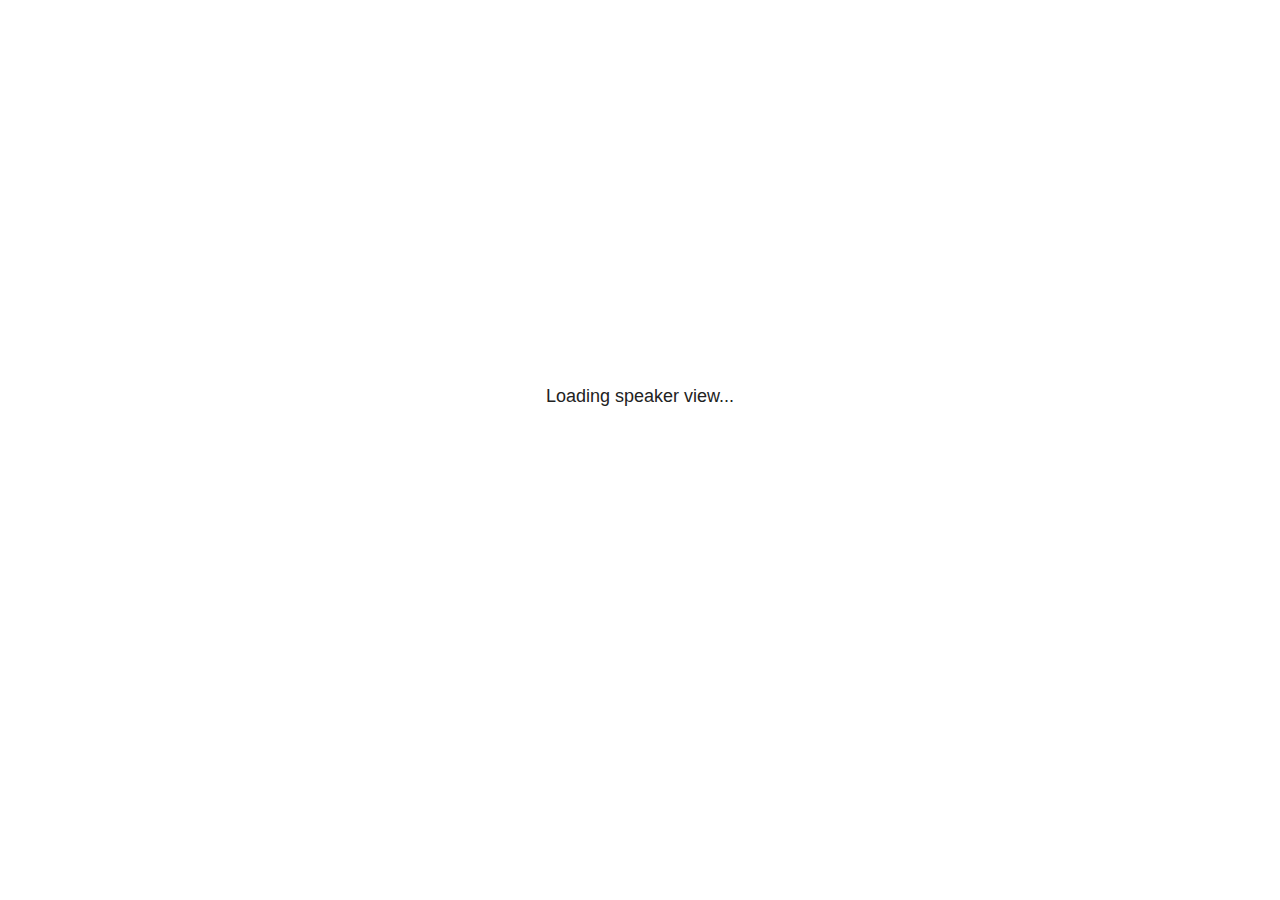
<file: maihda-quaro-presentation_files/libs/revealjs/plugin/notes/speaker-view.html>
<!--
	NOTE: You need to build the notes plugin after making changes to this file.
-->
<html lang="en">
	<head>
		<meta charset="utf-8">

		<title>reveal.js - Speaker View</title>

		<style>
			body {
				font-family: Helvetica;
				font-size: 18px;
			}

			#current-slide,
			#upcoming-slide,
			#speaker-controls {
				padding: 6px;
				box-sizing: border-box;
				-moz-box-sizing: border-box;
			}

			#current-slide iframe,
			#upcoming-slide iframe {
				width: 100%;
				height: 100%;
				border: 1px solid #ddd;
			}

			#current-slide .label,
			#upcoming-slide .label {
				position: absolute;
				top: 10px;
				left: 10px;
				z-index: 2;
			}

			#connection-status {
				position: absolute;
				top: 0;
				left: 0;
				width: 100%;
				height: 100%;
				z-index: 20;
				padding: 30% 20% 20% 20%;
				font-size: 18px;
				color: #222;
				background: #fff;
				text-align: center;
				box-sizing: border-box;
				line-height: 1.4;
			}

			.overlay-element {
				height: 34px;
				line-height: 34px;
				padding: 0 10px;
				text-shadow: none;
				background: rgba( 220, 220, 220, 0.8 );
				color: #222;
				font-size: 14px;
			}

			.overlay-element.interactive:hover {
				background: rgba( 220, 220, 220, 1 );
			}

			#current-slide {
				position: absolute;
				width: 60%;
				height: 100%;
				top: 0;
				left: 0;
				padding-right: 0;
			}

			#upcoming-slide {
				position: absolute;
				width: 40%;
				height: 40%;
				right: 0;
				top: 0;
			}

			/* Speaker controls */
			#speaker-controls {
				position: absolute;
				top: 40%;
				right: 0;
				width: 40%;
				height: 60%;
				overflow: auto;
				font-size: 18px;
			}

				.speaker-controls-time.hidden,
				.speaker-controls-notes.hidden {
					display: none;
				}

				.speaker-controls-time .label,
				.speaker-controls-pace .label,
				.speaker-controls-notes .label {
					text-transform: uppercase;
					font-weight: normal;
					font-size: 0.66em;
					color: #666;
					margin: 0;
				}

				.speaker-controls-time, .speaker-controls-pace {
					border-bottom: 1px solid rgba( 200, 200, 200, 0.5 );
					margin-bottom: 10px;
					padding: 10px 16px;
					padding-bottom: 20px;
					cursor: pointer;
				}

				.speaker-controls-time .reset-button {
					opacity: 0;
					float: right;
					color: #666;
					text-decoration: none;
				}
				.speaker-controls-time:hover .reset-button {
					opacity: 1;
				}

				.speaker-controls-time .timer,
				.speaker-controls-time .clock {
					width: 50%;
				}

				.speaker-controls-time .timer,
				.speaker-controls-time .clock,
				.speaker-controls-time .pacing .hours-value,
				.speaker-controls-time .pacing .minutes-value,
				.speaker-controls-time .pacing .seconds-value {
					font-size: 1.9em;
				}

				.speaker-controls-time .timer {
					float: left;
				}

				.speaker-controls-time .clock {
					float: right;
					text-align: right;
				}

				.speaker-controls-time span.mute {
					opacity: 0.3;
				}

				.speaker-controls-time .pacing-title {
					margin-top: 5px;
				}

				.speaker-controls-time .pacing.ahead {
					color: blue;
				}

				.speaker-controls-time .pacing.on-track {
					color: green;
				}

				.speaker-controls-time .pacing.behind {
					color: red;
				}

				.speaker-controls-notes {
					padding: 10px 16px;
				}

				.speaker-controls-notes .value {
					margin-top: 5px;
					line-height: 1.4;
					font-size: 1.2em;
				}

			/* Layout selector */
			#speaker-layout {
				position: absolute;
				top: 10px;
				right: 10px;
				color: #222;
				z-index: 10;
			}
				#speaker-layout select {
					position: absolute;
					width: 100%;
					height: 100%;
					top: 0;
					left: 0;
					border: 0;
					box-shadow: 0;
					cursor: pointer;
					opacity: 0;

					font-size: 1em;
					background-color: transparent;

					-moz-appearance: none;
					-webkit-appearance: none;
					-webkit-tap-highlight-color: rgba(0, 0, 0, 0);
				}

				#speaker-layout select:focus {
					outline: none;
					box-shadow: none;
				}

			.clear {
				clear: both;
			}

			/* Speaker layout: Wide */
			body[data-speaker-layout="wide"] #current-slide,
			body[data-speaker-layout="wide"] #upcoming-slide {
				width: 50%;
				height: 45%;
				padding: 6px;
			}

			body[data-speaker-layout="wide"] #current-slide {
				top: 0;
				left: 0;
			}

			body[data-speaker-layout="wide"] #upcoming-slide {
				top: 0;
				left: 50%;
			}

			body[data-speaker-layout="wide"] #speaker-controls {
				top: 45%;
				left: 0;
				width: 100%;
				height: 50%;
				font-size: 1.25em;
			}

			/* Speaker layout: Tall */
			body[data-speaker-layout="tall"] #current-slide,
			body[data-speaker-layout="tall"] #upcoming-slide {
				width: 45%;
				height: 50%;
				padding: 6px;
			}

			body[data-speaker-layout="tall"] #current-slide {
				top: 0;
				left: 0;
			}

			body[data-speaker-layout="tall"] #upcoming-slide {
				top: 50%;
				left: 0;
			}

			body[data-speaker-layout="tall"] #speaker-controls {
				padding-top: 40px;
				top: 0;
				left: 45%;
				width: 55%;
				height: 100%;
				font-size: 1.25em;
			}

			/* Speaker layout: Notes only */
			body[data-speaker-layout="notes-only"] #current-slide,
			body[data-speaker-layout="notes-only"] #upcoming-slide {
				display: none;
			}

			body[data-speaker-layout="notes-only"] #speaker-controls {
				padding-top: 40px;
				top: 0;
				left: 0;
				width: 100%;
				height: 100%;
				font-size: 1.25em;
			}

			@media screen and (max-width: 1080px) {
				body[data-speaker-layout="default"] #speaker-controls {
					font-size: 16px;
				}
			}

			@media screen and (max-width: 900px) {
				body[data-speaker-layout="default"] #speaker-controls {
					font-size: 14px;
				}
			}

			@media screen and (max-width: 800px) {
				body[data-speaker-layout="default"] #speaker-controls {
					font-size: 12px;
				}
			}

		</style>
	</head>

	<body>

		<div id="connection-status">Loading speaker view...</div>

		<div id="current-slide"></div>
		<div id="upcoming-slide"><span class="overlay-element label">Upcoming</span></div>
		<div id="speaker-controls">
			<div class="speaker-controls-time">
				<h4 class="label">Time <span class="reset-button">Click to Reset</span></h4>
				<div class="clock">
					<span class="clock-value">0:00 AM</span>
				</div>
				<div class="timer">
					<span class="hours-value">00</span><span class="minutes-value">:00</span><span class="seconds-value">:00</span>
				</div>
				<div class="clear"></div>

				<h4 class="label pacing-title" style="display: none">Pacing – Time to finish current slide</h4>
				<div class="pacing" style="display: none">
					<span class="hours-value">00</span><span class="minutes-value">:00</span><span class="seconds-value">:00</span>
				</div>
			</div>

			<div class="speaker-controls-notes hidden">
				<h4 class="label">Notes</h4>
				<div class="value"></div>
			</div>
		</div>
		<div id="speaker-layout" class="overlay-element interactive">
			<span class="speaker-layout-label"></span>
			<select class="speaker-layout-dropdown"></select>
		</div>

		<script>

			(function() {

				var notes,
					notesValue,
					currentState,
					currentSlide,
					upcomingSlide,
					layoutLabel,
					layoutDropdown,
					pendingCalls = {},
					lastRevealApiCallId = 0,
					connected = false,
					whitelistedWindows = [window.opener];

				var SPEAKER_LAYOUTS = {
					'default': 'Default',
					'wide': 'Wide',
					'tall': 'Tall',
					'notes-only': 'Notes only'
				};

				setupLayout();

				var connectionStatus = document.querySelector( '#connection-status' );
				var connectionTimeout = setTimeout( function() {
					connectionStatus.innerHTML = 'Error connecting to main window.<br>Please try closing and reopening the speaker view.';
				}, 5000 );
;
				window.addEventListener( 'message', function( event ) {

					// Validate the origin of this message to prevent XSS
					if( window.location.origin !== event.origin && whitelistedWindows.indexOf( event.source ) === -1 ) {
						return;
					}

					clearTimeout( connectionTimeout );
					connectionStatus.style.display = 'none';

					var data = JSON.parse( event.data );

					// The overview mode is only useful to the reveal.js instance
					// where navigation occurs so we don't sync it
					if( data.state ) delete data.state.overview;

					// Messages sent by the notes plugin inside of the main window
					if( data && data.namespace === 'reveal-notes' ) {
						if( data.type === 'connect' ) {
							handleConnectMessage( data );
						}
						else if( data.type === 'state' ) {
							handleStateMessage( data );
						}
						else if( data.type === 'return' ) {
							pendingCalls[data.callId](data.result);
							delete pendingCalls[data.callId];
						}
					}
					// Messages sent by the reveal.js inside of the current slide preview
					else if( data && data.namespace === 'reveal' ) {
						if( /ready/.test( data.eventName ) ) {
							// Send a message back to notify that the handshake is complete
							window.opener.postMessage( JSON.stringify({ namespace: 'reveal-notes', type: 'connected'} ), '*' );
						}
						else if( /slidechanged|fragmentshown|fragmenthidden|paused|resumed/.test( data.eventName ) && currentState !== JSON.stringify( data.state ) ) {

							dispatchStateToMainWindow( data.state );

						}
					}

				} );

				/**
				 * Updates the presentation in the main window to match the state
				 * of the presentation in the notes window.
				 */
				const dispatchStateToMainWindow = debounce(( state ) => {
					window.opener.postMessage( JSON.stringify({ method: 'setState', args: [ state ]} ), '*' );
				}, 500);

				/**
				 * Asynchronously calls the Reveal.js API of the main frame.
				 */
				function callRevealApi( methodName, methodArguments, callback ) {

					var callId = ++lastRevealApiCallId;
					pendingCalls[callId] = callback;
					window.opener.postMessage( JSON.stringify( {
						namespace: 'reveal-notes',
						type: 'call',
						callId: callId,
						methodName: methodName,
						arguments: methodArguments
					} ), '*' );

				}

				/**
				 * Called when the main window is trying to establish a
				 * connection.
				 */
				function handleConnectMessage( data ) {

					if( connected === false ) {
						connected = true;

						setupIframes( data );
						setupKeyboard();
						setupNotes();
						setupTimer();
						setupHeartbeat();
					}

				}

				/**
				 * Called when the main window sends an updated state.
				 */
				function handleStateMessage( data ) {

					// Store the most recently set state to avoid circular loops
					// applying the same state
					currentState = JSON.stringify( data.state );

					// No need for updating the notes in case of fragment changes
					if ( data.notes ) {
						notes.classList.remove( 'hidden' );
						notesValue.style.whiteSpace = data.whitespace;
						if( data.markdown ) {
							notesValue.innerHTML = marked( data.notes );
						}
						else {
							notesValue.innerHTML = data.notes;
						}
					}
					else {
						notes.classList.add( 'hidden' );
					}

					// Update the note slides
					currentSlide.contentWindow.postMessage( JSON.stringify({ method: 'setState', args: [ data.state ] }), '*' );
					upcomingSlide.contentWindow.postMessage( JSON.stringify({ method: 'setState', args: [ data.state ] }), '*' );
					upcomingSlide.contentWindow.postMessage( JSON.stringify({ method: 'next' }), '*' );

				}

				// Limit to max one state update per X ms
				handleStateMessage = debounce( handleStateMessage, 200 );

				/**
				 * Forward keyboard events to the current slide window.
				 * This enables keyboard events to work even if focus
				 * isn't set on the current slide iframe.
				 *
				 * Block F5 default handling, it reloads and disconnects
				 * the speaker notes window.
				 */
				function setupKeyboard() {

					document.addEventListener( 'keydown', function( event ) {
						if( event.keyCode === 116 || ( event.metaKey && event.keyCode === 82 ) ) {
							event.preventDefault();
							return false;
						}
						currentSlide.contentWindow.postMessage( JSON.stringify({ method: 'triggerKey', args: [ event.keyCode ] }), '*' );
					} );

				}

				/**
				 * Creates the preview iframes.
				 */
				function setupIframes( data ) {

					var params = [
						'receiver',
						'progress=false',
						'history=false',
						'transition=none',
						'autoSlide=0',
						'backgroundTransition=none'
					].join( '&' );

					var urlSeparator = /\?/.test(data.url) ? '&' : '?';
					var hash = '#/' + data.state.indexh + '/' + data.state.indexv;
					var currentURL = data.url + urlSeparator + params + '&postMessageEvents=true' + hash;
					var upcomingURL = data.url + urlSeparator + params + '&controls=false' + hash;

					currentSlide = document.createElement( 'iframe' );
					currentSlide.setAttribute( 'width', 1280 );
					currentSlide.setAttribute( 'height', 1024 );
					currentSlide.setAttribute( 'src', currentURL );
					document.querySelector( '#current-slide' ).appendChild( currentSlide );

					upcomingSlide = document.createElement( 'iframe' );
					upcomingSlide.setAttribute( 'width', 640 );
					upcomingSlide.setAttribute( 'height', 512 );
					upcomingSlide.setAttribute( 'src', upcomingURL );
					document.querySelector( '#upcoming-slide' ).appendChild( upcomingSlide );

					whitelistedWindows.push( currentSlide.contentWindow, upcomingSlide.contentWindow );

				}

				/**
				 * Setup the notes UI.
				 */
				function setupNotes() {

					notes = document.querySelector( '.speaker-controls-notes' );
					notesValue = document.querySelector( '.speaker-controls-notes .value' );

				}

				/**
				 * We send out a heartbeat at all times to ensure we can
				 * reconnect with the main presentation window after reloads.
				 */
				function setupHeartbeat() {

					setInterval( () => {
						window.opener.postMessage( JSON.stringify({ namespace: 'reveal-notes', type: 'heartbeat'} ), '*' );
					}, 1000 );

				}

				function getTimings( callback ) {

					callRevealApi( 'getSlidesAttributes', [], function ( slideAttributes ) {
						callRevealApi( 'getConfig', [], function ( config ) {
							var totalTime = config.totalTime;
							var minTimePerSlide = config.minimumTimePerSlide || 0;
							var defaultTiming = config.defaultTiming;
							if ((defaultTiming == null) && (totalTime == null)) {
								callback(null);
								return;
							}
							// Setting totalTime overrides defaultTiming
							if (totalTime) {
								defaultTiming = 0;
							}
							var timings = [];
							for ( var i in slideAttributes ) {
								var slide = slideAttributes[ i ];
								var timing = defaultTiming;
								if( slide.hasOwnProperty( 'data-timing' )) {
									var t = slide[ 'data-timing' ];
									timing = parseInt(t);
									if( isNaN(timing) ) {
										console.warn("Could not parse timing '" + t + "' of slide " + i + "; using default of " + defaultTiming);
										timing = defaultTiming;
									}
								}
								timings.push(timing);
							}
							if ( totalTime ) {
								// After we've allocated time to individual slides, we summarize it and
								// subtract it from the total time
								var remainingTime = totalTime - timings.reduce( function(a, b) { return a + b; }, 0 );
								// The remaining time is divided by the number of slides that have 0 seconds
								// allocated at the moment, giving the average time-per-slide on the remaining slides
								var remainingSlides = (timings.filter( function(x) { return x == 0 }) ).length
								var timePerSlide = Math.round( remainingTime / remainingSlides, 0 )
								// And now we replace every zero-value timing with that average
								timings = timings.map( function(x) { return (x==0 ? timePerSlide : x) } );
							}
							var slidesUnderMinimum = timings.filter( function(x) { return (x < minTimePerSlide) } ).length
							if ( slidesUnderMinimum ) {
								message = "The pacing time for " + slidesUnderMinimum + " slide(s) is under the configured minimum of " + minTimePerSlide + " seconds. Check the data-timing attribute on individual slides, or consider increasing the totalTime or minimumTimePerSlide configuration options (or removing some slides).";
								alert(message);
							}
							callback( timings );
						} );
					} );

				}

				/**
				 * Return the number of seconds allocated for presenting
				 * all slides up to and including this one.
				 */
				function getTimeAllocated( timings, callback ) {

					callRevealApi( 'getSlidePastCount', [], function ( currentSlide ) {
						var allocated = 0;
						for (var i in timings.slice(0, currentSlide + 1)) {
							allocated += timings[i];
						}
						callback( allocated );
					} );

				}

				/**
				 * Create the timer and clock and start updating them
				 * at an interval.
				 */
				function setupTimer() {

					var start = new Date(),
					timeEl = document.querySelector( '.speaker-controls-time' ),
					clockEl = timeEl.querySelector( '.clock-value' ),
					hoursEl = timeEl.querySelector( '.hours-value' ),
					minutesEl = timeEl.querySelector( '.minutes-value' ),
					secondsEl = timeEl.querySelector( '.seconds-value' ),
					pacingTitleEl = timeEl.querySelector( '.pacing-title' ),
					pacingEl = timeEl.querySelector( '.pacing' ),
					pacingHoursEl = pacingEl.querySelector( '.hours-value' ),
					pacingMinutesEl = pacingEl.querySelector( '.minutes-value' ),
					pacingSecondsEl = pacingEl.querySelector( '.seconds-value' );

					var timings = null;
					getTimings( function ( _timings ) {

						timings = _timings;
						if (_timings !== null) {
							pacingTitleEl.style.removeProperty('display');
							pacingEl.style.removeProperty('display');
						}

						// Update once directly
						_updateTimer();

						// Then update every second
						setInterval( _updateTimer, 1000 );

					} );


					function _resetTimer() {

						if (timings == null) {
							start = new Date();
							_updateTimer();
						}
						else {
							// Reset timer to beginning of current slide
							getTimeAllocated( timings, function ( slideEndTimingSeconds ) {
								var slideEndTiming = slideEndTimingSeconds * 1000;
								callRevealApi( 'getSlidePastCount', [], function ( currentSlide ) {
									var currentSlideTiming = timings[currentSlide] * 1000;
									var previousSlidesTiming = slideEndTiming - currentSlideTiming;
									var now = new Date();
									start = new Date(now.getTime() - previousSlidesTiming);
									_updateTimer();
								} );
							} );
						}

					}

					timeEl.addEventListener( 'click', function() {
						_resetTimer();
						return false;
					} );

					function _displayTime( hrEl, minEl, secEl, time) {

						var sign = Math.sign(time) == -1 ? "-" : "";
						time = Math.abs(Math.round(time / 1000));
						var seconds = time % 60;
						var minutes = Math.floor( time / 60 ) % 60 ;
						var hours = Math.floor( time / ( 60 * 60 )) ;
						hrEl.innerHTML = sign + zeroPadInteger( hours );
						if (hours == 0) {
							hrEl.classList.add( 'mute' );
						}
						else {
							hrEl.classList.remove( 'mute' );
						}
						minEl.innerHTML = ':' + zeroPadInteger( minutes );
						if (hours == 0 && minutes == 0) {
							minEl.classList.add( 'mute' );
						}
						else {
							minEl.classList.remove( 'mute' );
						}
						secEl.innerHTML = ':' + zeroPadInteger( seconds );
					}

					function _updateTimer() {

						var diff, hours, minutes, seconds,
						now = new Date();

						diff = now.getTime() - start.getTime();

						clockEl.innerHTML = now.toLocaleTimeString( 'en-US', { hour12: true, hour: '2-digit', minute:'2-digit' } );
						_displayTime( hoursEl, minutesEl, secondsEl, diff );
						if (timings !== null) {
							_updatePacing(diff);
						}

					}

					function _updatePacing(diff) {

						getTimeAllocated( timings, function ( slideEndTimingSeconds ) {
							var slideEndTiming = slideEndTimingSeconds * 1000;

							callRevealApi( 'getSlidePastCount', [], function ( currentSlide ) {
								var currentSlideTiming = timings[currentSlide] * 1000;
								var timeLeftCurrentSlide = slideEndTiming - diff;
								if (timeLeftCurrentSlide < 0) {
									pacingEl.className = 'pacing behind';
								}
								else if (timeLeftCurrentSlide < currentSlideTiming) {
									pacingEl.className = 'pacing on-track';
								}
								else {
									pacingEl.className = 'pacing ahead';
								}
								_displayTime( pacingHoursEl, pacingMinutesEl, pacingSecondsEl, timeLeftCurrentSlide );
							} );
						} );
					}

				}

				/**
				 * Sets up the speaker view layout and layout selector.
				 */
				function setupLayout() {

					layoutDropdown = document.querySelector( '.speaker-layout-dropdown' );
					layoutLabel = document.querySelector( '.speaker-layout-label' );

					// Render the list of available layouts
					for( var id in SPEAKER_LAYOUTS ) {
						var option = document.createElement( 'option' );
						option.setAttribute( 'value', id );
						option.textContent = SPEAKER_LAYOUTS[ id ];
						layoutDropdown.appendChild( option );
					}

					// Monitor the dropdown for changes
					layoutDropdown.addEventListener( 'change', function( event ) {

						setLayout( layoutDropdown.value );

					}, false );

					// Restore any currently persisted layout
					setLayout( getLayout() );

				}

				/**
				 * Sets a new speaker view layout. The layout is persisted
				 * in local storage.
				 */
				function setLayout( value ) {

					var title = SPEAKER_LAYOUTS[ value ];

					layoutLabel.innerHTML = 'Layout' + ( title ? ( ': ' + title ) : '' );
					layoutDropdown.value = value;

					document.body.setAttribute( 'data-speaker-layout', value );

					// Persist locally
					if( supportsLocalStorage() ) {
						window.localStorage.setItem( 'reveal-speaker-layout', value );
					}

				}

				/**
				 * Returns the ID of the most recently set speaker layout
				 * or our default layout if none has been set.
				 */
				function getLayout() {

					if( supportsLocalStorage() ) {
						var layout = window.localStorage.getItem( 'reveal-speaker-layout' );
						if( layout ) {
							return layout;
						}
					}

					// Default to the first record in the layouts hash
					for( var id in SPEAKER_LAYOUTS ) {
						return id;
					}

				}

				function supportsLocalStorage() {

					try {
						localStorage.setItem('test', 'test');
						localStorage.removeItem('test');
						return true;
					}
					catch( e ) {
						return false;
					}

				}

				function zeroPadInteger( num ) {

					var str = '00' + parseInt( num );
					return str.substring( str.length - 2 );

				}

				/**
				 * Limits the frequency at which a function can be called.
				 */
				function debounce( fn, ms ) {

					var lastTime = 0,
						timeout;

					return function() {

						var args = arguments;
						var context = this;

						clearTimeout( timeout );

						var timeSinceLastCall = Date.now() - lastTime;
						if( timeSinceLastCall > ms ) {
							fn.apply( context, args );
							lastTime = Date.now();
						}
						else {
							timeout = setTimeout( function() {
								fn.apply( context, args );
								lastTime = Date.now();
							}, ms - timeSinceLastCall );
						}

					}

				}

			})();

		</script>
	</body>
</html>
</file>
